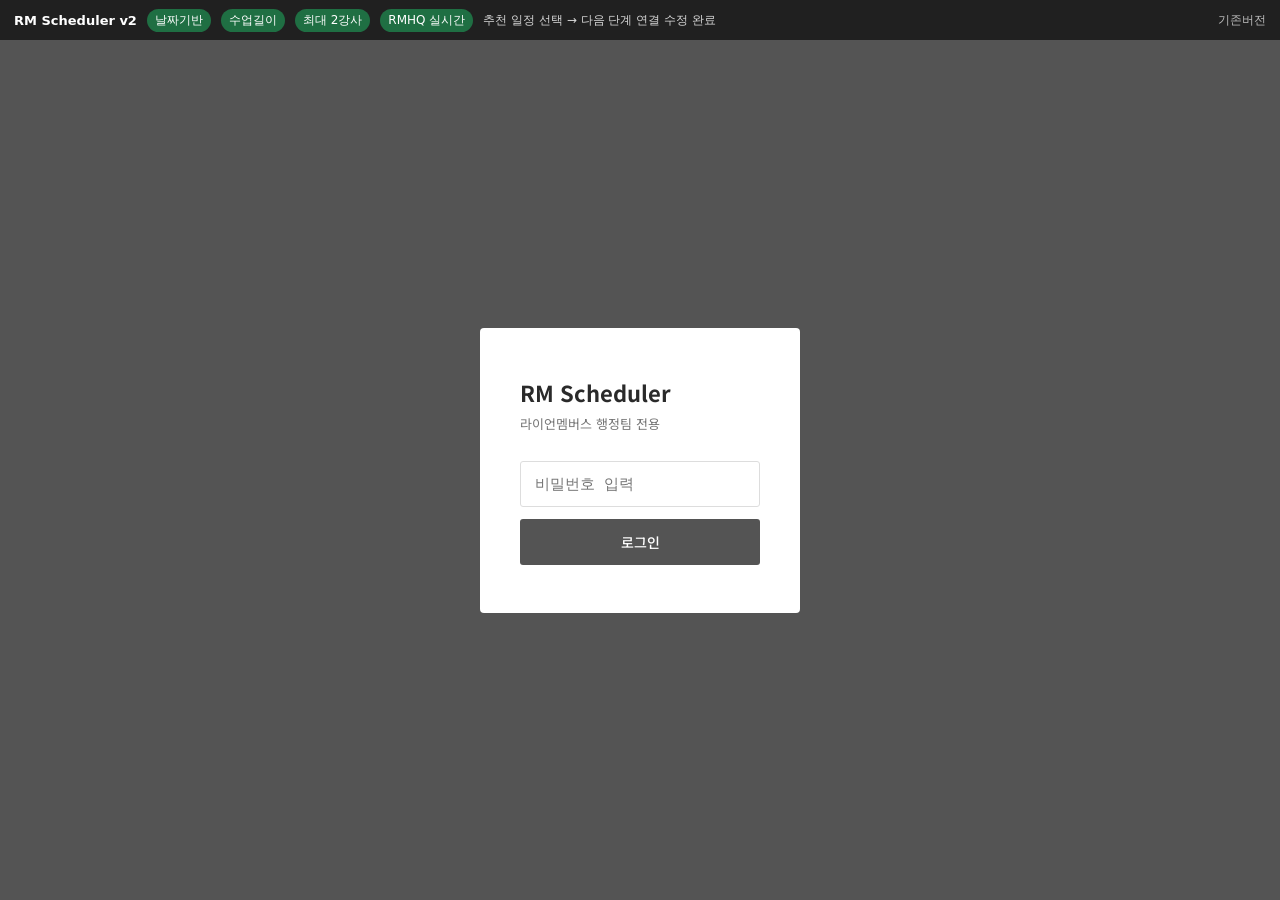
<file: index.html>
<!doctype html>
<html lang="ko"><head><meta charset="utf-8"><meta name="viewport" content="width=device-width,initial-scale=1"><meta name="rm-build" content="20260810-21"><meta http-equiv="cache-control" content="no-cache, no-store, must-revalidate"><meta http-equiv="pragma" content="no-cache"><meta http-equiv="expires" content="0"><meta http-equiv="refresh" content="0;url=scheduler-v2.html?v=20260810-21"><title>RM Scheduler v2</title><style>body{font-family:system-ui,-apple-system,"Noto Sans KR",sans-serif;background:#f5f4ef;color:#2a2a2a;display:grid;place-items:center;min-height:100vh;margin:0}a{color:#2a2a2a}</style></head><body><div>RM Scheduler v2로 이동합니다. <a href="scheduler-v2.html?v=20260810-21">열기</a></div><script>location.replace('scheduler-v2.html?v=20260810-21'+location.hash)</script></body></html>
</file>
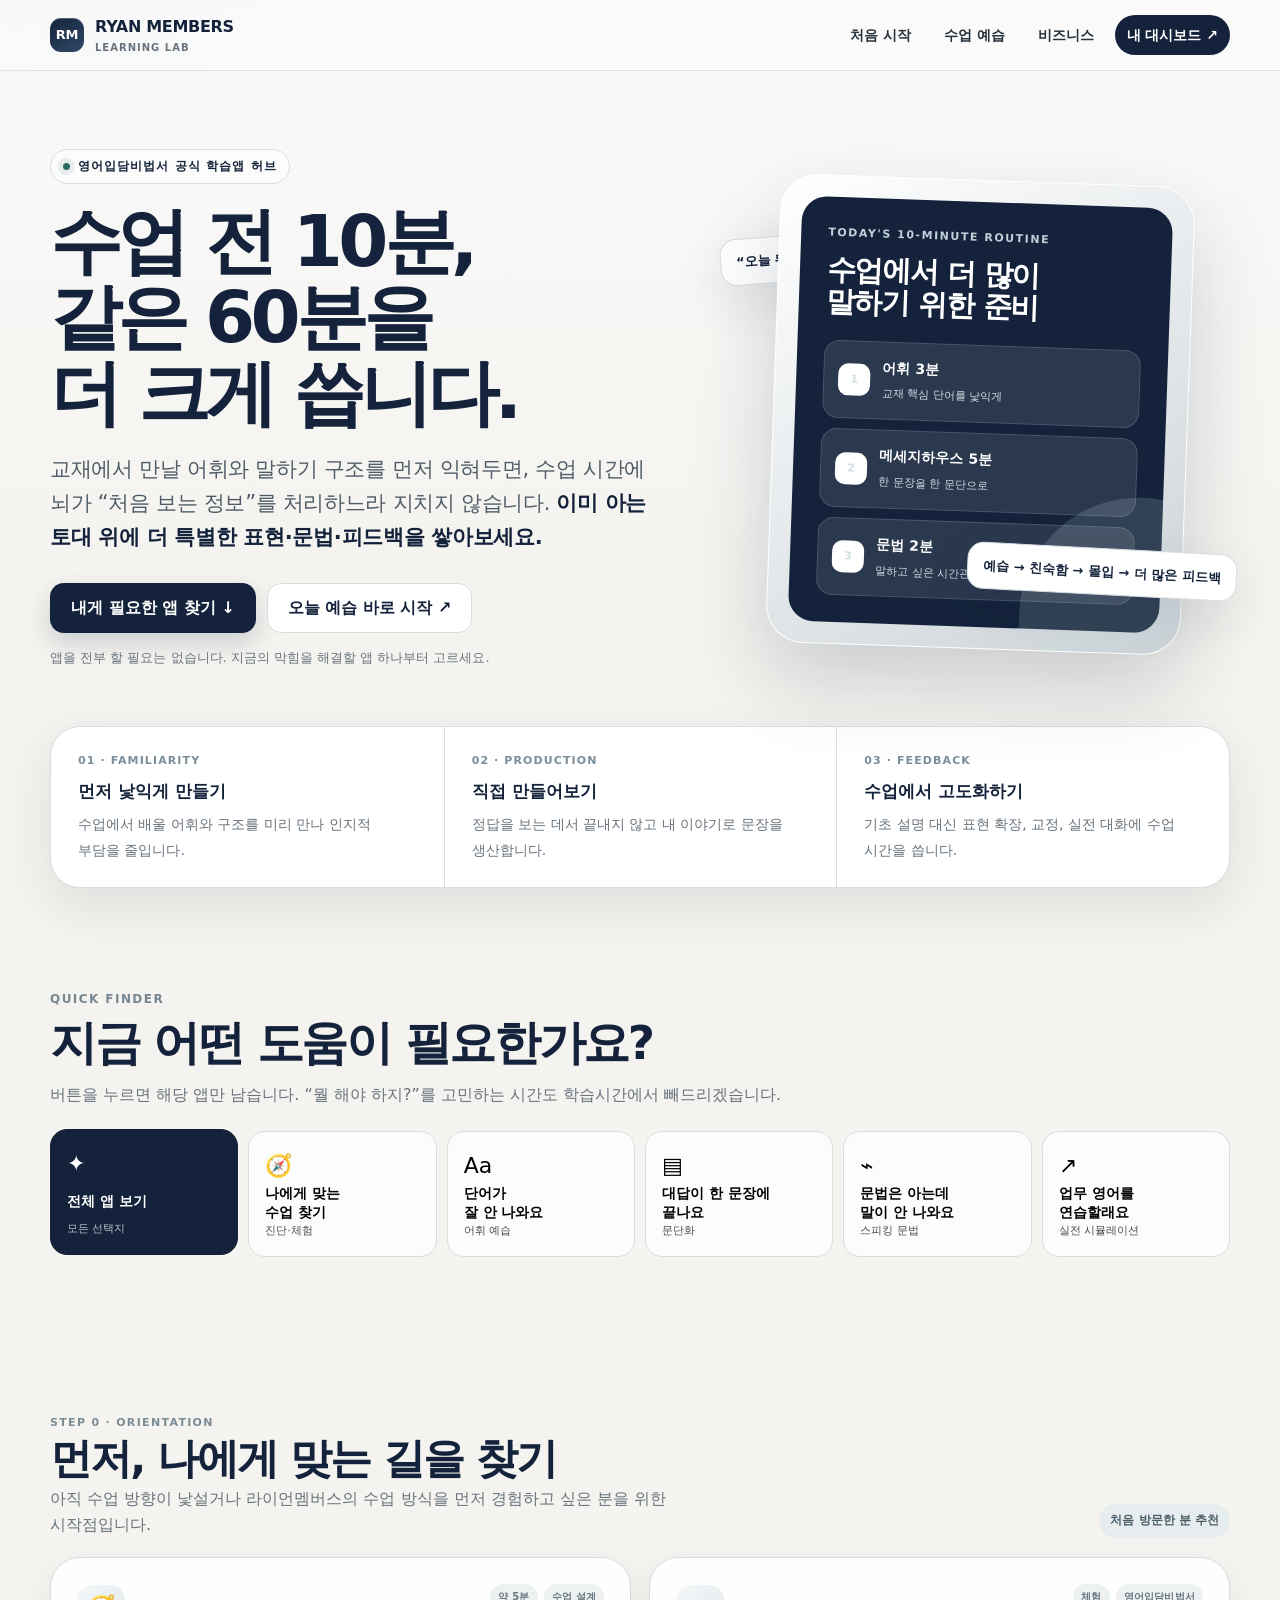
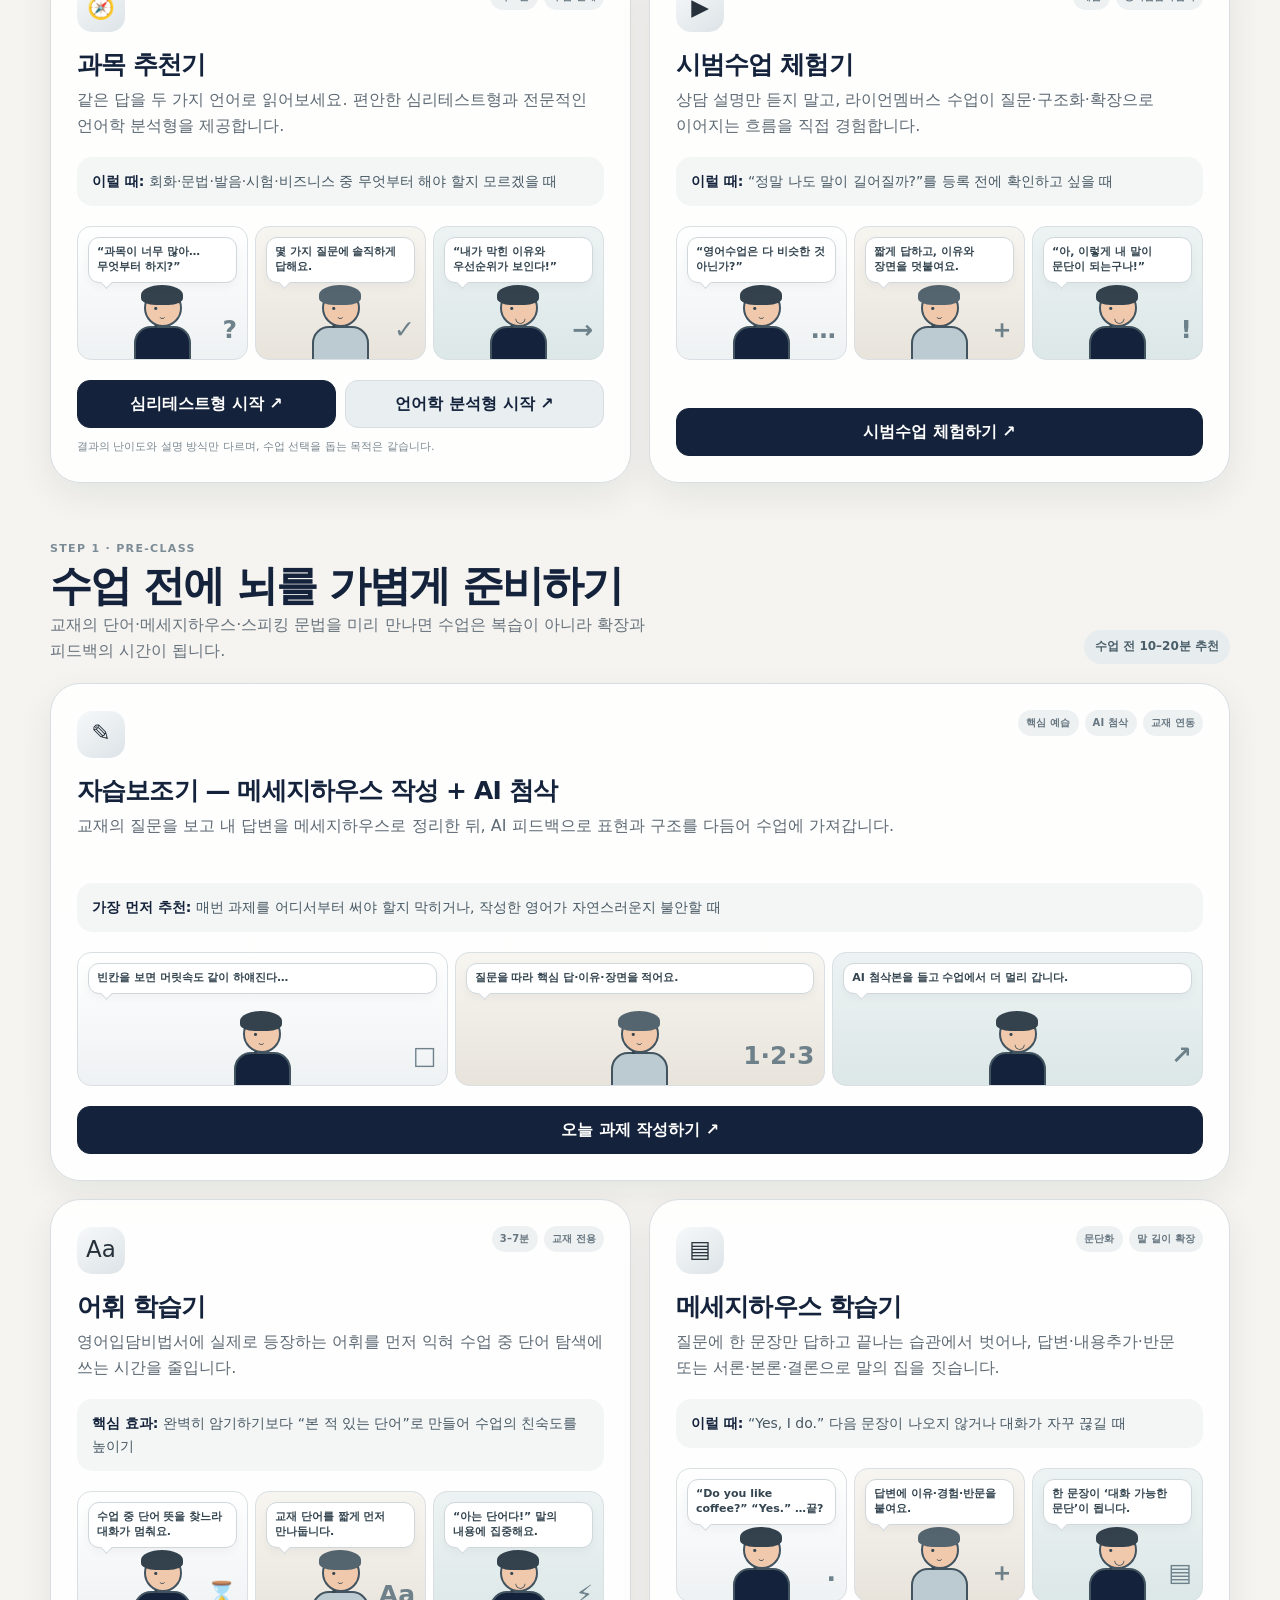
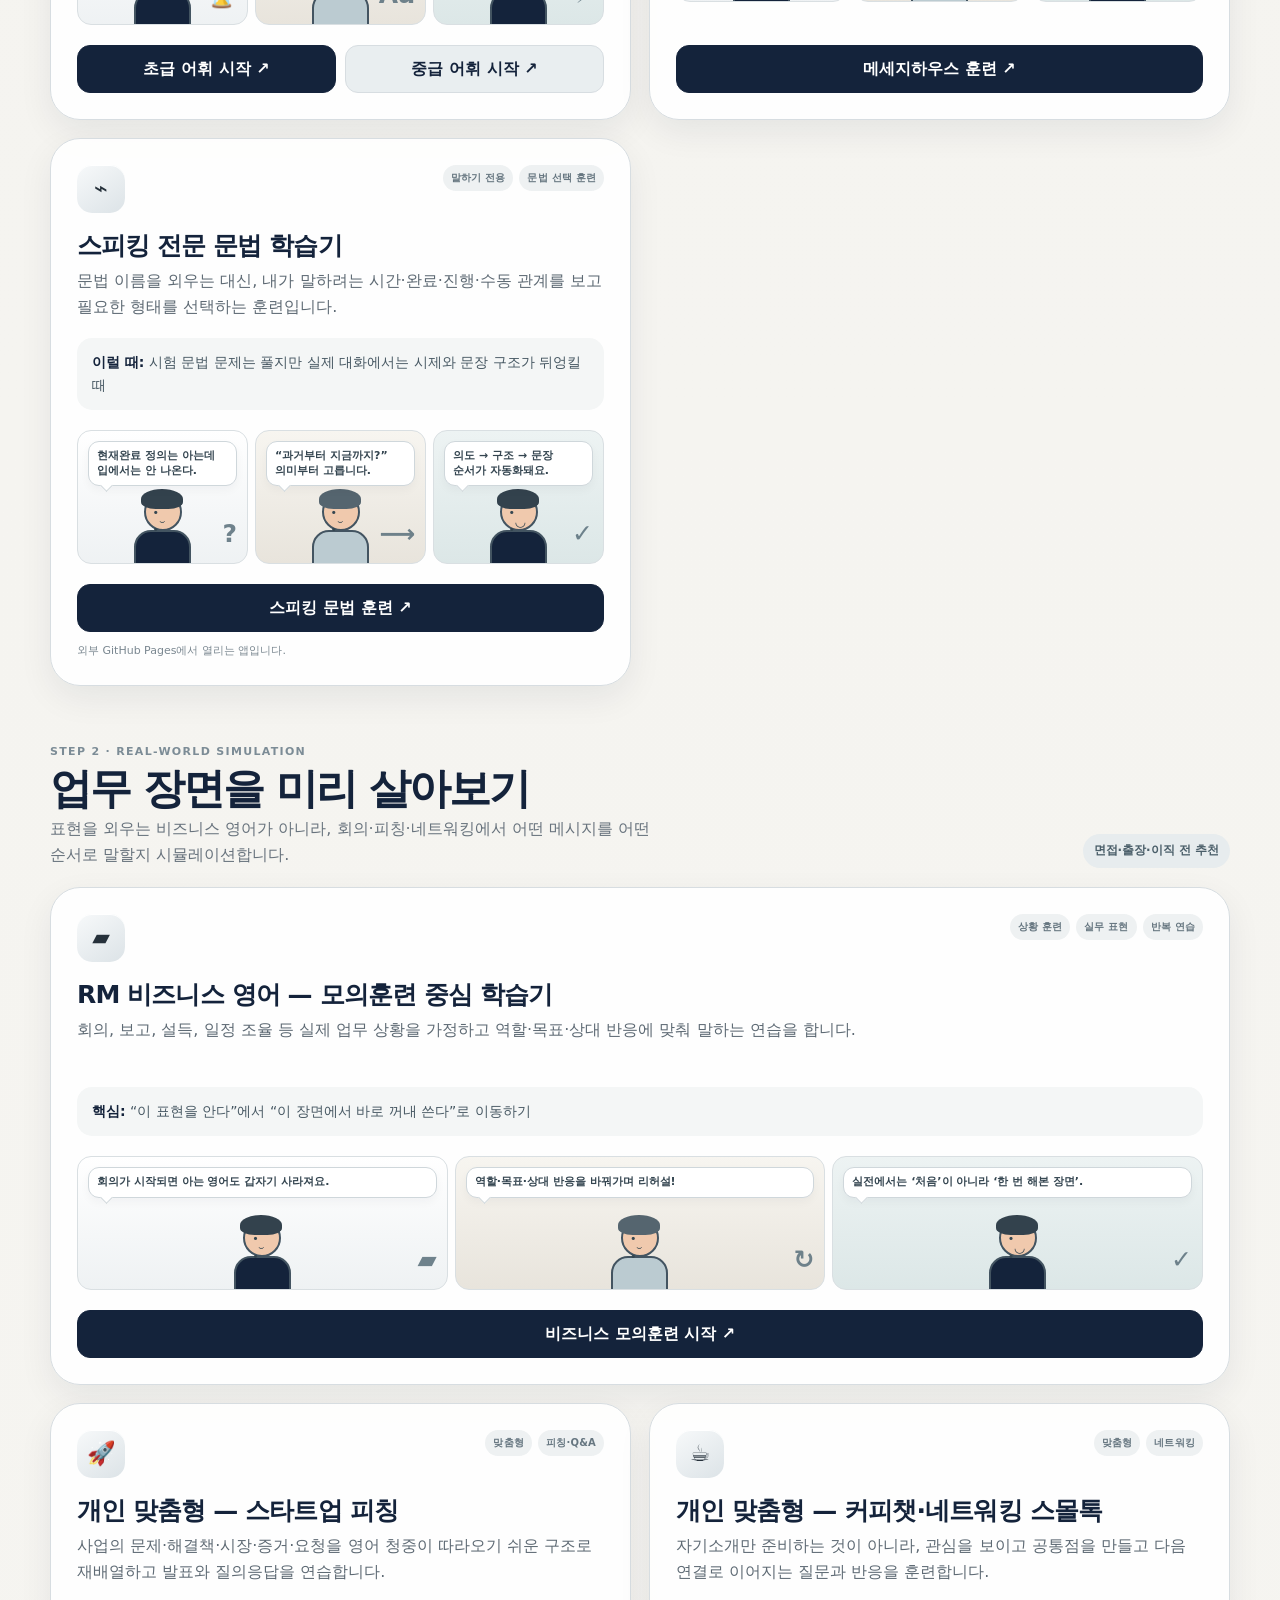
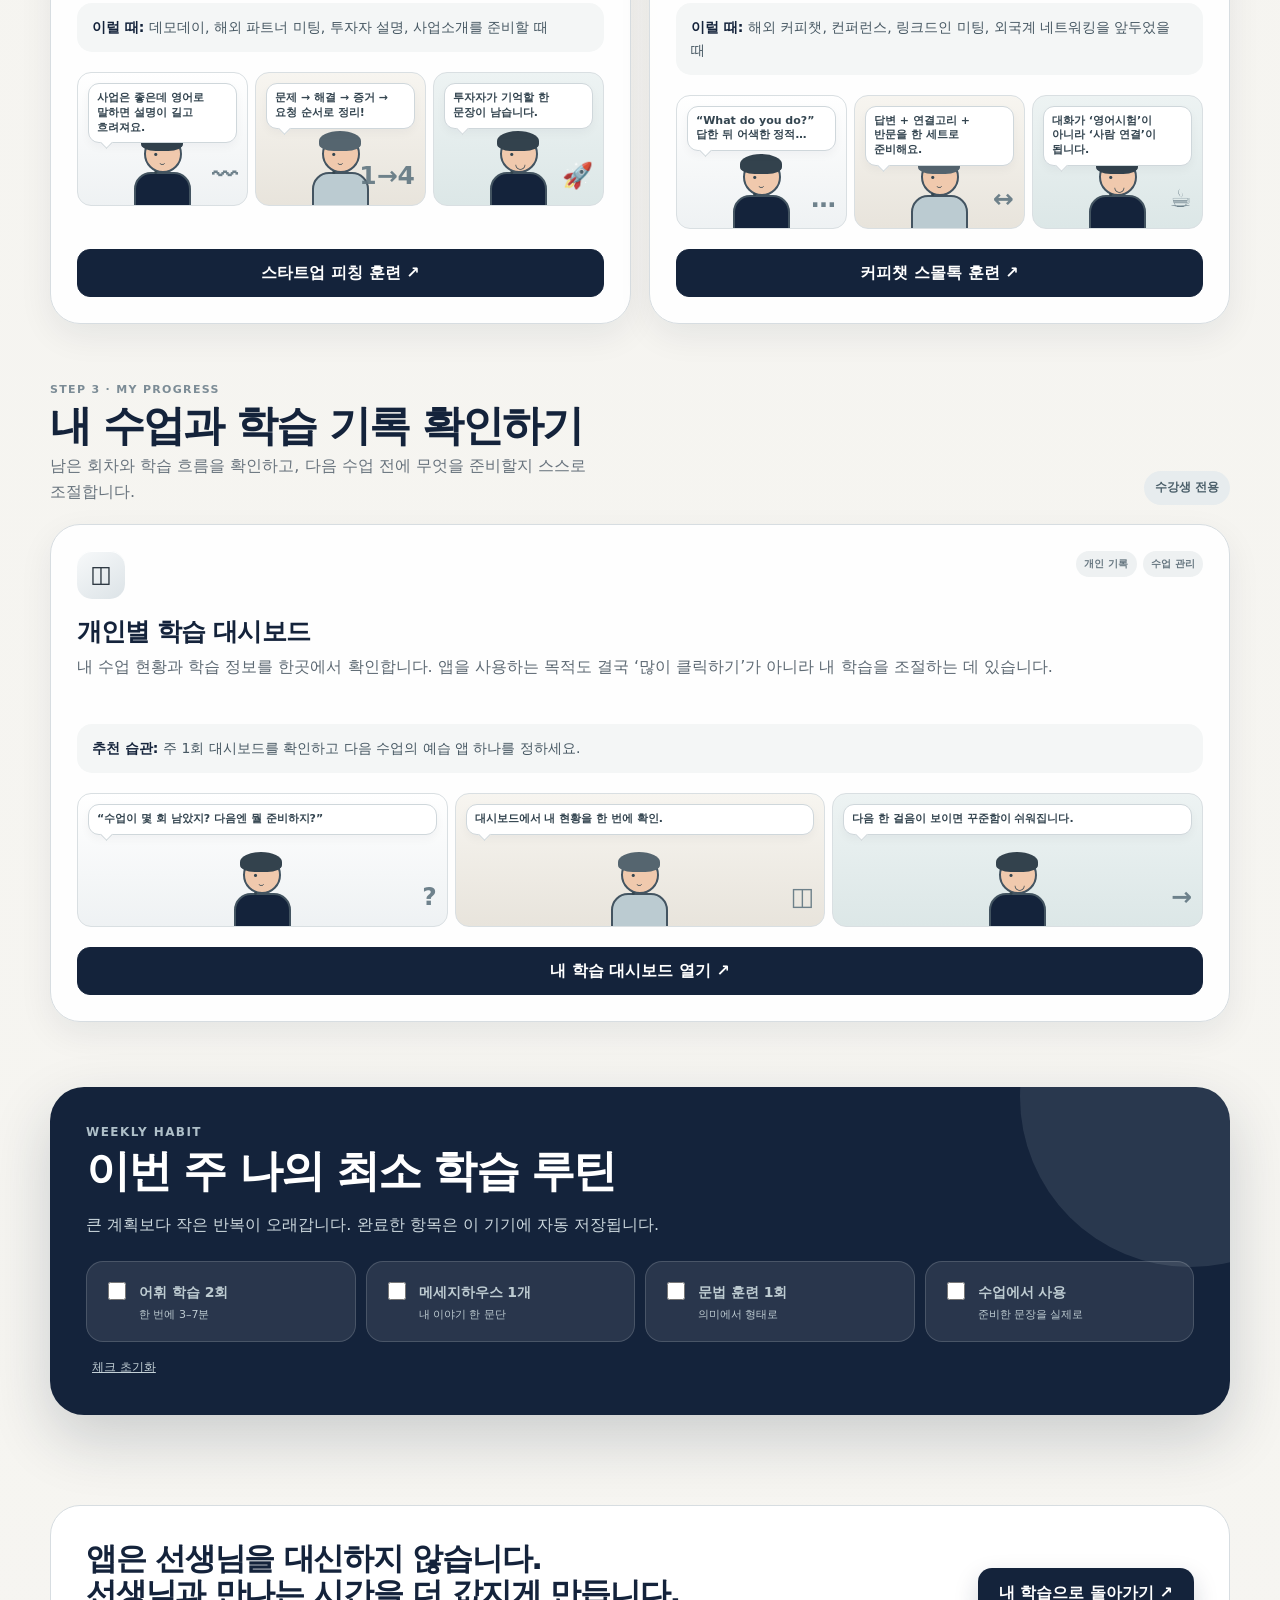
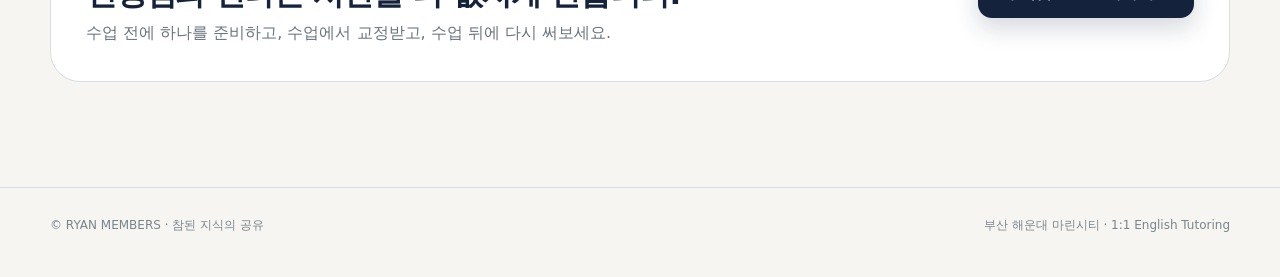
<file: learning-lab/index.html>
<!doctype html><html lang="ko"><head><meta charset="utf-8"><meta name="viewport" content="width=device-width,initial-scale=1"><title>RM Learning Lab</title></head><body><p style="font-family:system-ui;padding:24px">RM Learning Lab을 불러오는 중입니다.</p><script>(async()=>{const b='H4sIAAAAAAAEAOV9e3cTV7bn//0pDmJ127qRZD0tWwZnSEL3ZTVJ+gKZnqxePbNKUslSo9eUyoDbnbUMGNrBTgcCxobYxNx2MGTMRMGGmGm671r5KMx/rtKa+xFm731OVZ16SH5gEuZO9yKWSlXnsc9+/PbjnDpyqNgo6BNNlZX1WnX0Z0fwD6sq9bGjobONEF5QleLozxg7UlN1hRXKitZS9aOhcb0UHQqxAeenulJTj4bOVdTzzYamh1ihUdfVOtx6vlLUy0eL6rlKQY3Slwir1Ct6RalGWwWlqh5NBDRUVFsFrdLUK4261Jax/MJc3jRvbxmPVo0n0+a1VWYuXjRvb5r3rhizm8bzaePJvDm9xMyFtvH5HdaZv2Nee2rOf8c6CzPG1lyMmWvTxuzDCDw2A7/A39ubnaXFCDMe3TKnt8y1qc78onm3DS3Db9dWO7dedC49Z8b6FjQMdz2fNh/MGLMzTs8Rtt1eMpe3RF/MmJsyZ5eMjU3j5pLx9Qu4vLS9sWEuXKdhweDvPsIuoK+7t2IBE9fLak2NFhrVhiZN/HAinUyl8tb9ekWvqqOn3mcnVUWrV+pj7KSSZ39iAfSxSXBkgD+Fz7f0Cf6JsZzWaOiT9JGxaLSunJvIid5GXFejydzhZDw1mEk51yv1s3BxMJWQb66N62oxd3hwKJvKFp3LTaWparnDpXQppZacy+fLFV2Fy/Q/qZFKS88dVofVYinuXM1Xx9UxTYER5vOFfDHh/FKt1KGVYrZYVKWrhbLWAGomoP1sabik+H6BOUE7qeKQ75eUf0xjjQbMK1kYLAwmnautslJsnM/FWWKoeYFl4vAfbSyv9CfjkVQmkhmOxBLxsHO7phQr463ohWouBbf6rlfHcslkwPVaMZcYlK/XlAu5RGLIbuOTn9Gff5rMNy5EW5U/AlPk8g2tqGpRuPIJ/YjSPQly1ahWo3m1rJyrNLRcqwYMUOY35BvFCYsXaoo2VqnnbOqXgBejJaVWqU7kfqOpwJdFRStGWOiDht5gp5V6i/36VAi+H2s2qyo7/R77FbRbKbAP1AZcbk20dLUWHa9EWFTBO6L8SoS9A2t39n2lcJq+/xK6gUZOq2MNlX10Ap+EpqMtVavYS0HSkTunaP3EgjZ180rh7JjWGK8Xc+IKY0g/0DRj+BdEqb9Q0QowPEVnQz9n0czPI3y1EkPZCHA3/IMFSw+GI0zXoN+mosFDLJnV1Fo4YjeK3KZoTqOwDkV1LHK4pOD/WTzCx0YsH2apQXgafhwsZUoJlojHf26PGBuKltXKWFnPJWIOW52HlYvmNVU5mzurqs2oUq1ay4z/VSY5CSr1MtBFF4s3ruuNekSZxJVy/xRrna00rYVtNloV1Ks5Jd9qVEFYR6pqSc9Fh+F/wE16o+ksukRRFIeRplIsImclkM0Tabj9j7ACRfVCDh6WR0g95kqNwnhrkprHJ6ht/GDdU1ar1UmyCblapd4P1qDQj/RhUSBa80JY0BF4PRweEQypjOsNwewxaC+vaL6JtfRK4eyEmIk1wIwzKUssgF61XAJmAnSoFIXYJjKRZDIB/[base64]/IslM2H/CrFWDSR+0ppcvtoonHUNfBAoLdOUbG5YnguuvGctYgm15rAfjHzSxQG43KgA/[base64]/YJ2ZF6pKrdmfhtsig+fOR7JJW8V7zXo8E6AVBzNADHnqxGqFRlMCYBe4v5QbHI5bVJa6TgBVIknoOpnArgVvp0uZwmC2yxJAv4mu/bKWrjXqY5O+Scs3KgUU9ZZfc5A2xm/R8xp8xf8Iix1FO5wctmUqr9cDLF5Gtng7sL3X8PWWBrGWHuOR7mbXfDIjAcFAowdKjm7h2COWbDFVaakjhXGtBXRsNio+YQcKCH1GD5YaWi1Hn1CPfNwfRVZybo02tQpQcmJnpeZmfcJoyUyAPzIkt96C+SOUn/AqV4tiMj9wzdGTQ+oNXZ2UVp4o3dtWpZA3pCbOVVrjStUH6zQV6FM5p45IbJNOx3eLAsQgeSTCjTQQfCLujKQTGZQli3WSfguVGto7SLBcyrD7ezIcBBjiBH3ZUJAjORTG2AkHFHEBKg5LPqrDTlpDB17qT8IgwgHTj4IXCCBx0u5eniLyjF/dcmazKZO1V5UGIC1JajDjkAi5vFSFaZUr4JrXR/yL2XVwOaWkO+DYkvVQaMTvwPBVTBIviFHwL37rIJrT6KYoLDrdRZ4AfPPM3O8aJobc5ORDjVaVvFqdlFg6EQS/0qB6vbZS0DBfKsaLQ+5GKV4jNYo6dMRtWhJJH571q3zsVhi3BIehyNeiL5ioDk12FzbLf0r6COOCBVKQw6dBA+5OO6yUCID2GOqQdYgUKvFbnuTO8ErMkk/F42UkJS8jKYwYIYeUX/ppIF492QXSeMBigFryLl3AiFk+yAuw8bTnZlj0upcLBYMVUyB/SXE/SKSiR3VlrHtMINgY7ApKyoEqSbHxB/gXafWTCFYzXhSZ8TlmPV1IPqEEDzVE7VhDBh/0KcVoGrWi68nkpFAIWUcdZDJBD6f4swKuapV6odKsOuJjYw6AnXYc7xPP3dEC+ihdQix7IDT/[base64]/L6GazYRl5gXMrhVjcatiloLOW80NmM4eS5vVXglyaIAtMLl+xonFy5/jkdwhNyuuEhODOUIQ+x9DDPKfuwtnp7jsFeS6yn4L9sFil0JDBVdK1NqBNPJErNxumMvLNPFznkfYGsrE+kYtlLaH9Q2Ncq6sTttRioAkYTBJPnHFT9p4y2WCJzrgfiWKeNjCu23slZNik1otO0NiteBLesBzvFFRc3kHoO6HfXrqkMFQYHvT3wMrJ3SuTJDB/JBUjdZIMVidpO/hhq480LUHKj6xTARNGKrNmkDqxs2VS1CbpWVfQjnYShtKeNDQ1V29QtMSji2VcoGbVgqraIR4low4Oj7iifYngUGpgZE6MCUHIXpVZUlJmQ/bslGazG6Tx66zhRPggMI4NNwZp5nLcAxEl5gu87nM860NIPVQY6lW+kJ74jqUNg6XSRWKLMD2jPSmusS54MsnpoMhNIuxpOQZDVCdpzfi4c4mBaEJeYRjY5B40gq0BZNVAFGrpiqZL3YP+rLtdqfSQ40rRZ4/ZyewiVCNp5D2lY0SGP3K4WFBTatZFUXcOxgmYWOkDZSwgoDnoj2d6KUc/g9p02vH6AbiGfkKQaLrkWy0lSklLvgcHAVu58+5OTmeHfBtPtwXxICun/[base64]/1woVTMFvNBGWuPhsgKDeFFTx606curCi5OpdMZp7JBitXJ9gRtYSIgnhxPe4KZNO09xF25i56SQqgodtwYSLYgOGQu5xh49KUr/XylGtbv3eLeZBM84QoV/Ju6b02dgJc0A5oXRosDLPZ/6Y9mpAoeC+tJyUovCpCxuYg5SsRJ+e0DZTFlQsULw0pRLoDxhFqTDmHSqUx6MLFDnB1HlMurMDF10l7gl1P/yhj8J2ihCd1YhMkGsKvbbkhqFoeTicv9cvZyup37a7ceyYN1eCwwIOjpQKn4y4Hc7GrVOEXTNqumpdVLeiO8qVQ6mS66CS4tFMN/qQz9k2LlLrMiVdXxDjNSbjsdEGUmSI//yfB/[base64]/m0zXTHRzh6RIVSjgZdXeHsZpSqb9Cf8GNKlXdJRHqMCB8S0e1xvOUIw/O02SVoexw3Jv8siJIVh4rPw4QR6ocdO4e7KEu/POxktoyWkwFp294IJQNBuWlh8MBBqcX8PPMY8+p3pSc6k3tLtWbsrJC0cSgR8kH5HlT4V4DxsBUYPyJok9pij55w9ZdwlGuOJQUIfb0OGqFnQ4XlOJgsSBHrKVAE6jkwtm9RnXS7hC1q24nHZTIcQyd3O2uwj/x4YDwT0CCOBMONrkUu7Ydm2zTUyZrzyE4fNGrKofmwCr15rg+qRRQOUYlgbHUtcN29FkiVcq9CLvL3PJbKcUUlL06nC/SPgePrpAXyGEYtaXqARqBXGFBcpcvLRc2WbyVLiaKWZ+xGcdkEzK0l36emKUgp5haFdimPjYp50SpwuIT1+/uyGHv2N+ecqW2PpNCAXsMhKW8nBRQWiCmgRpBShoNBWWsJXKlAlCzKNXwKI6Mp5+m3U1AVZXnXqq184eaxQqVGg3UuoLmxCo9CZkU5bFJyVoND2WGih42sDLr1Lwocd9PBNKNsyyEj/FOqzUEQYcqNdxxptR1Ma3/VFOLFYX1OwpyGEFW2OIxqai3SwGvqNt11KqnME0udhqWbxK1ZU7P7p+d9OEuokX2U5JK30Vs/hOJN/2UoOSmQ4leGzBQ87s2YNgDcu1dkGgxmJTmahduA9bpdyqzw661894tVXB7NIvFg0MilOFaFycNzkNqKemGckJqKj3kXVEquHXXBey45OmAJRfLTQrDlYD1AK2E71GrFE/uIS43k5Sf6VYalpbucap7PGZDjgd67halM3ECSK5Rugtk4pa7lcpI93gqW7qKVcADVALSqwIkPrKTgtqrfCXd8kWpeFcW3SWzTnrVZaA9N2Bqz+OGcTvuA/[base64]/2qT8J99OXRR2B+3IkRUvDrL6PDIgdnofGeAb+Y9giA/+KAx81lbraAi3aYZYGUZ0NHQYYyGhUWNjy1jfMpdeGPeXmNG+BX+221PbW+0jA8roz/iRAOABiwY4GAjRtvJi5ZzdLiILJiOFEN9v7nRNO92svsu63mzlBgbOnz8f0yaUek3F0pIWLsVAiClaReE11oFnAHTuzHT+sohX16ZEN7jJHRbM1RdtMQyNnnofyAK/uW4cPfXxsQ/Y+8fff+f4qdNHqJ5n9OTxY6c+OPHBr9jJY+/AI3RNfpToQR8Quzj0gG/uIduDw2MGjE83nTEqFunJOw2Nmk/gzjlmzi6Z927Y7cs3AvOgywa3ziyaC1fEQQaBt+bHQbzVVguWVDq3wH2rGLWNu3azHi19vDgRlR6BsY/hqRD/LV9V6mdDTMNJ1xuNpkrrblzadB2LwF5eXXBoNwDkIu4ZAPaxOFXVkNOQH1mleDTEGRNvEmV91rhRZ1iM5eM+G+c79KYuGAvgELEBLzTqukr70ULWqnc5bGJ746k5u+w7bMLNZdBdOWEv2so0oFjj2XTkSF4b3W7fMZen2CBeMJen8ZLx2S3Wubi+/QR44dZFWDhjdjUGpElIzTVlIhCQDTm/Mrb99Lp5b10cPGGszRmXVsRpF+YdYMS16535RRBquG/dvN/GoyqMhy/MlSlmLj/tLE4ZN64bjzYjUoPW2GdBHUxDu8z48xwoBvZyakmwLS7vtVswu3n49HJqGRuFn4wH69CXce06iC4DKTCfL6IsmPPXgF5iblI/R/g+tFEQGePbLbhtGhvtXF0BHmLmEu8a6XPtubEx3ZlfYp0bS53F6R++58d0/PB959YLPH2j/R1Qk5lzN7GJjU1x5gbqRGrfoeRAU/oisZFskVy0lZSYXmfSHi1blfL6XOJ9XMTO/DT0jWNF/jDb/0DKv7x6UxLG4Hbt3Vm7EUzAOS21WuLyCSIAWGlH4TQXV41ri0KNCHUv9I9LTjmh3PLj5kAMakN785zqK9PGsymY94qYOzHGwlVnxZETtrdmzOVFYMZPO/cW8bHOPJCrjU+RHAHXXFqEdjrTwKcbK8bXziLaSyYGJUm4a1Tcf3PrYxI9e8p/fdiZ3aRvs0uhYEawPSomvKXQKHI9J53x+DqOFKbzNvA8EO0LljI3Z8RcvDSTWuVYxs1Yvp+Fe+i6y6PspC1IodEzH7537OO+06Beou+f+OCjM8fZqQ8/[base64]/aYE/5R4vPQG9YGtzVi/TF/ghj5pCAVIAXH9hxha4gwR26cCEFXyMUnOiiIlwbP0Kj8QT74Xv2y2Pvnzh54tipE2c+9pILlombW5tvyUjfXCWgnfegFI9Attvm3S3Jmks2/NstMLfc3oNWX0Y2NVcuMlCigFlIM69OE4ARkMKFhF3EflUKJJECvzn14XsfvXvmxIcf+Algrl00V26IaaMUb2x2mTwAitmnOHiBMIzP2kSHi8tgXwWWQNZGpIlIe/4FNETuiy2F5uVl8xJYlkc/wsxTtPbHj7/3zrF3fx0wb3kt0ax9Pt25c4sr1YDZw1U0J+b0qvHNFQ6kVwTkAc9nHuYXIbC3Mh8BoV5FbAk3QYsIlNygDekgwckuFNilbAmIQwDdgjvBQhYoVe6dSKHRf/noxLu/Zr888cF7x0+5l6Oc9D5jWSlCECgHxu1VBmQ0v5yC5XfQFsBT+PA2AOek3VrT2xjuEAKg9mS6c+0F8djMNAANAL9owY3Z5whFgEeBuR5K6AXsv/F4EW8BbpPsPwohrum3Lwjz3hKkh8FZDoKFn4mDn5OeewBIf8VpXEY3EsXsAAeAuEZVhQsYevS4muIUum8eAYcgIQA6yVzLD4mSW2R8w02IFRVdEacWHQ0puGouo1MpgKf1cumBZSSAj1emzSebhNQc0RW+s/HNQ+PmirArQBrHf+Yj6Dkkz1iEb+wfzb9/tfbYGQ4oPKAqV6T3gPIIViz2J8AtDY8fA/[base64]/3hqRPHPzhzLACnCAsk0FqEebUM297aIrsqVIxjaSx7Ay7xNEAdyxQb7Ued218jPyHym17d/q6NUM0f1kTP2HnGnF0m48RB4/aTv4PecgN6Hj2yvTJy4c2V6zLYa7oo5QP4MsfZaS07KAmDAP4m8Ubv+dkt88mSL8bV3SmwE16eSIqmV/BARnGXlZISfIBbc/xsENi03mh6bnHfZG1ZEvaSF6UdDYEiVC1L4lt4dws4GI9cwiUMefxdOIBcOP03CCsEi70x7XKy3FMK4rzU6PbGCzDnguCcx1JeHpMnKfbfhKy4ogWdb1xniIcQLd/eQqWBgZ7lv3PgLeIqrPOXLVBznIHWMXB3ZQ7V27WtzuI8DITiOqDcVy7ikbe8HYAcxHvTy3APj/0sbW88laF2s/vaiT03IdJpy5vGVyAX83M51F2sc3cOTIQT1zPwpN05sNqzS8D98N11HO8quBLrm+bCn0XAyIZmKxR5B0Dy9SbCLKTF/NwOjjelgNzQyrsOzLy0bt59hP4LjLIn71HqKDTq0ouULqI4Em+YNML0DCp1dILnp19OPfBOyAKZwkOXe6C0qLsLLMwOjfrv5TrTfx1zQyGX9+9iZV6SHRp9uzsH73rWxjd/tplxbQY5Cn2Vq7dAT6JSQ+06+xQXkGJ9wZNlogL9R5n0y6WbBzBtdBouIdDjIc85claXVtCFx0DS9Io5swT6m24AmVwGkLR6qMd6Myqr/3EIcPWLvWkur34OiqPTjXbMm7I8uwpz60ql2tCizdbEzvFtnxrrFt32Dkep6nsaTRXQ5ngFz55t7Twqv+bsNaydYre8ohw0/pM2KBMKqV9aQm0KLjHylggdEIogV3Z2lVzcdsQOEHBHDXXj5/MUYgGNhFoesEb7juya+qKCwoLbEI9T8Y0w6y9vP9u/Vbdcwy42PSgVuGfbjoD8yS1rDajHvVh48/JFA3MXtL60sDf/SsZu7ToAw0jQefAi+ITuDCneH77nwUMytDycJFL/9CRG1yj9tnzdeMDxJY/aWQj0lY08JlJW5mHECK0xTCK8LcTV2P3M9vM5K7Bi3PzOuL+MIATtBY52eUsGwfu07MGrcGD2XbCKIDwCslV6k8C17xFnbT+5TN7mLCZTf3LjDqDjAOycubZm2/BF4kTJ0N372nhEkWjjszXj2R1zYf2NsfL/58XswVh5WFCas7HyZyIEVkBwthaZIPx0HeODIH3A92+IkT/05pj4qA4CWq2qLeT8nY28T4BFjnJX1lSyYYH3uGMfdKV7GMMq0HEFMigUyOyoG7NCV683tJHgGZjj0XdPHjt9uktgwylJETUdFMFuTxkbn1H5CWV3reREQHRD1Jkg5qAwJrhlvvwouGyeGBnJv5yrwni7pCI3nmKonIJu02hhll+IXAc6oVJ9x6Kd2kCB6mKMdh/pkMtzXk7dTMZfOdSxC1CEm4JVDzLyMArjYebXipWW/rJvrCSS8XZcOhgyHTsBsvnQvPS46x0it8/[base64]/AgvPyx+fzVB0aWWfOM2zwAcC0IznM+ZzayVRCxkPQS39m3n1MwSjFEPbpNDL7UXKGq0SRPopIdrt+wcC0WwGvtUm9WoV1DwFbU1oDf7aWA19wdtvTjgm8cP3yR++Tx0AHWwlYGxwatxcJXfCVwD1aAqNlSxyPzlckxJCbwBg22/pIdc4tgrZF2zbVegB0ZmTk5Xt7eu3rpju3adxTQEQyfZKL1hWExDc3Ud7t5o8p8wLB/YUfAiKgFAcF5ONS1R+c/M7UCFWIQR15Cs0tiNQGL8nBMk6l6+blz+lpm62nRqKgOqlXVo9ods6dx8Cs3FzZ96BEf8dTBggzFswbc54aALAO8c47cYWKj1gyxkKh9HIMAxxf8mpWLIR66KoagOTQRO8+gWoUCLmnm2cZzkOxsj5aWws/U2kLUVhNq8ZotDzoxnzWbuXrv9xtNvclweg34VwOHWiVmxCVN9x5+PG/Z20+o9p3ZzakFeOQji8K1IJPA6BAWJ8FSXJ2NoN4Iudki0/olW72wPf/MhWzfkeFYU+O9m0zZntrU+ZVahzsJkG72iiSvHcziNavbG7ER2IffVXDgX6ta856r+6b2MrFyYFW1uMVFPNx6aISOzZ4gb4pPuwvnba1Cm44qkdEXPl1bHc8kLTm1MWmH2ygNoAvTbur/7wvdAFz1D7Y5Z9EZpjxuJ1ehb8v/vgCuCuQPy7/aQNf63dgVyXoAahzMDNwBpGP/V3yAd8rLYi7AQrNmKksABOYPmJKOXdpBKcxVWr7FeUz9jWC5zE7X/A8C9eg1Xan5/Za4EOLCvwXoNNNMZZtXIWRKlRKqkq3z5C04/xjw9gDd/+SY1w7CCS/TwsgqZG+JU8eWSxGrld/xETAfI+kE1YzkXOpRRdvfa1sy/k5dQdb/zyp7fCTnXnT22Fa+UqvuZ6Fx5lkOB+OWOsPHx9Bi+wzlS2ef5QfyC5Xs3iYRHrfi2es5/L5UAGmsYn86JSQNB1796mnQfglWQiHbAPA2gNB8yHSEzf2YI1J8BLeySwVlPU2uAMjZVVx5X84Xv0//6KtWRr053bn8LfmUV8YzzfD0U+HI/rOjs3O4vzncs8MkokEG4tJ8Q+nFKv4eNVbRZBqMpuiTr4Auuk0LZzx9rZ3YG2mU8JLtOuXlI2InZMU/9i1Vz4tHNpfZ8BV0/W5qDNYGdxGuPptBQYHQcwQROyiq/BmF+R5inqrxcf9tKR/8/UwPHKP8QvIr5Ou1m2n89ZO0mRGt9uSdtfH1x5k7zUl189O4g49DIVfeD+P862fCsgZ2Qsh5teEqgOxBNYzfj8xZvip/YqCXx9FjKv6NVKCc8irU2cjY1V9PJ4PlZpDGigF/VCecBrkAZ29hB9Ur4Hm9mlEg2UMe7//lVF/+fxPPsNuIQt4X+YC6Cw17k8fyerze7GOLDzPSXl7W0Vrqy8s9nitabhaSPkqePHTkZ/++Gpk++x0yfe/+hkr70G1t4Op1KGZ8pN8NPoKINuuXiePvQYQ1eRtJOds/LqESyzBimkYxPM548BlU9jpaT55RywhLVoYosd4CswNmCNRH7w9qqQUeENiuSgZ59J1yqxXSfmkQ4rN8BKP1sCqvAEFW6pWPkpsvMBbBPYxysGMYKCx7ssXbx8sXPnkQei+e+aXUUu4zzTHfWBi7bxlPGtRXuGe6feD+I/npn/5iFwnVA15uoNCtDvGQVy3o0ItBahUsiby1h79QLwBAN7Yi49xDyEBZ4s2SISoaRQKn3eqiJceAwsDCJA+yeBzy5fxFNHgAjm8g2qj1m7Zz5rW5CSzrRoU6UKbu/ccy0kz0s4dZDL1nKQCM/PULZ5WciguEFoBWsnOJ3Xsf2/XtDW55ub/AlRvokWUxTu7DkEIq+aa6kOGgLSApJGotAkVsU92rROfRHb2ygRfwMjO7xbrGtd2frpMxQoo6+OgHryHGr/9q3tf8PYlvEIOO/BemdhBtj80JsBAq/+7SBIQNsTHaT/cmqRbzoTkRGnCAx+objJEzpfhZJ0JA9w4//HmLBLRj5f+WN016GTrgL/OlMGP7ZV/fev7k69QqQEdP9qZ3G+q7G0ENS//EKpNUeO7X2rH25w22J2R2QoEZ5fnkJEtnCF8R52nyUAFc3z0zyeACCPTiUyv7tC2+g4mHqwDF4o/L0LSOoxmR5upvEbGGYMTVKNkLm4Sgr4U6znsirU0NTcW8cjSRY2rcxDewk0GRV7r+EBT6DHxCZEa4fyK+8aMD5r446+z9rwQ4S2+t3ZYp25OSCTMT2DgLkzdwV+mFnHorF718UeiQgTFLk6B7QmFCvqW/dbkuZfnAPP3Ys1BGr+6yz8obgIt4sW6OYmk2Yotk5Q6Gr5urGy+iYYyv89dRCGkrMwxQc4F/PjhIh7+UdiYMkj4QWXb4alTMAI0weRVLBYGjETng1z+yk/ZW3JlSJ76N2z9ZPaRa533yjDKHbt0Sa08WazohfK0bN/KO8qWuKT+NeYZPjRHU+0b6/NQsqxhQMyj3/D6JX53YI7cIFm0/im3bl6f/fGkvwLYRrWpK0PdMzDk8suJBrBVAE4b6JwGMu9QOXivverT/HUBbzMz/NCg8hT2GD9KH3u2VvHU/lY9O1gfs5RB7GHnptGm0pgAf/2sPPZC+MrTI+B47x2sXNx3bjJKSvMJjyx/[base64]/MZ6E+KtTx7tuw6P4HVXp0g43fowbnWK4LG107hL3R7iHp2benTPbD9HvEs87u7blvdIR2x65t/7RWSO8yFr4RBTLv7ZqbV+63zZXZl49mA/dbrfnzcvL7oqDvcbuZZ7ebejet+KBHbwaflr4H/vGTwLg8GXf6TghwB+g6fcJoowN6zxC19Hsu6++sNmVdRanO3ceSVzLz/9G5xqPYNzYELFqiwUt9mHWUdFk/AXM4sdOUMAXbNnTx1Q1RWcPs87FTePBYy4FoLJdSSzafifOV8QmBacuisNCsYp/[base64]/EGmmvPGb+M3kaDyoxeHqiUCvHCcGj0t8eP//rkx+yfj71z4ozX9peTHL25O0MufDJDyhgLwlDBPl0Cx90mHJ3p74ZKWB5xEeuopjt3PxP7vHDP4TKl2vDAAWTlxVXj3qKzyZPx2jQq/5t/TKe04b41DLHiDmSqaabKJFDmuLG6yxEELvayXwrlxjBEW9dNwOf0NlKmTzRVcS3fuCAADX21ty4esc8FlfePsSTobM+59FxjeTcVWn9oFAcxrlpZGlRAXW4CzJd0Or18cLd0Yv5rG55dleuM0VX7lHARjlfiWTiG14FKB/kf9ODoAXlN5c3I3LZLYxOG13XYubUDc4cheqXNfTwtvVA2JEbKf+LHYl1cZ7TPqU37ZLxnx9qqxdVD7/NjxavIup7SL7/frNvbfLBwChElnne2At6FMUuvFOHFwByYuN85Q0fmWrdS+I1vBnRtOMW939vtL7A40zqi/7HzPh63fnH7UxLQs89QoRIV1/HvdHC70f5S+olX7V4ngDW7hOcuyG+v8b74RHzZ6Y00r8dEWfuAPp8DKM7fEuZ5u5N/+Y8MoOnE9zvxN8TSz74Vl98ea7EFMfEPj5j8ri70rs32lnF9iV4thKfkLtIbmZZWXO/q4mrm2ZR5iZ8MeneTiizWZowHbYwTzbaxpUQuwY7Xx6qVVpmdGdcbGjCd04yYzZEBa+A/O9IqaJWmjj+CP9jSGR7p3GJH2e9isVixURivqXU99t/HVW3itFoFCjS0Y9Vqfx+9fK4v/PsR+0Hk7N08aPm2rofJud5Vt3gjPQrPlsbrXAj50dlnGmdo2fv56ocZfxNdpcT6D1mXNFUf18Sr3Pm1GH/4RF1v/OeKer5/0n5dXV+rBmQq90UYvYgQvmOqpe+T8AgHHZoKA2zpx+rApziMX4JKVvv7w+zoKLNegqdrE/Zna7IlvA/mer5SLzbOx+jr8aqKUx6xb6VR8zv/9Cd2SNzLX3aNV9wXjh61mnOm6OmVz/ZMowk9i5nDv3fwXdTAI+9WK9DOKaB0fxhfZjsSNGb+MH3cy7N8jKfFGjWdmfMf4M+Y+vGHpRIoa5iZZH7ct9lsYX0QNIu17JZ38zQC8G6PxCWquR+3HuiflG7Hd036ZveWQ6u3JKJH2XBcfhmZzWXMYjP7x0/sN8d/AlKlF8qsX9W0hhaWOGlggL2rNVot8V5QhsoQxK+mTHBmFcMSkgGLNMJIEzkXAMtWQE2db2hnW9bby8SLF6l/ehl1D1FUfod6+b8eDR0O/b4vHCs1tOPgI/ZD02cdAcBvMaVYPH4OGjlZaemof/v7ClXA0yBX6jliXkdcZFYFPgnunvpABjym61oFrLfa34dj6QvbhOsq84z3GWtq9Pc9taSMV4FvrV/LMMaGNhHT1GZVKaindQVar49XqxHWBwPeuedgVTQiE5brD1K0NtnoRRY2IfBbD7K5VYwQUDp/H2hGzyIYA3GK8avW2DxdYiNjMTJa2AeI7thYFWbE36cB/YyRXsGnwmFbMkjP241QlFIajLOEY6jO6Xd7NHQRdFcf8EurWa3o/X2sLyypC7zZPx58YzqMRszwEAypT6lW+9gvfsEOYZOxSr1QHS+qrX5+i7MYnzjD5hbGmTx+DRr4uUqrkq+q70rWjO7dwZTFWg3Q/RY1Dnlmgu+JB8jQEnMJS3PmjXed9CF5PEHz8kiMa/UFL9JvdodvO1IFl4UOfWfiRLG/67Nh++FcN5Hsi4k3KPTtXRIEfkDXYRcQ4HeOo/F7C0PQow5P4ldnbXnzZ9UJaLtPq/GCQsTifaCg6V570vSNj5D/QP9VYU0ZKFWlehoGAcYKCXdCV2v90GiYZKQv0Sc/FiC6ZaU+pvpk19Vqy2k14un/bewBqN8X7wuiYNdFIQ8IpG13uqQ3Hf00KYE6UUeCpqKptcY5lWazG5L75gSQVeBScM/4G38HynqtOvp/ASt+lHXxtwAA';const u=Uint8Array.from(atob(b),c=>c.charCodeAt(0));const s=new Blob([u]).stream().pipeThrough(new DecompressionStream('gzip'));const h=await new Response(s).text();document.open();document.write(h);document.close()})().catch(e=>{document.body.innerHTML='<p style="font-family:system-ui;padding:24px">페이지를 불러오지 못했습니다. 최신 브라우저에서 다시 열어주세요.</p>';console.error(e)});</script></body></html>
</file>
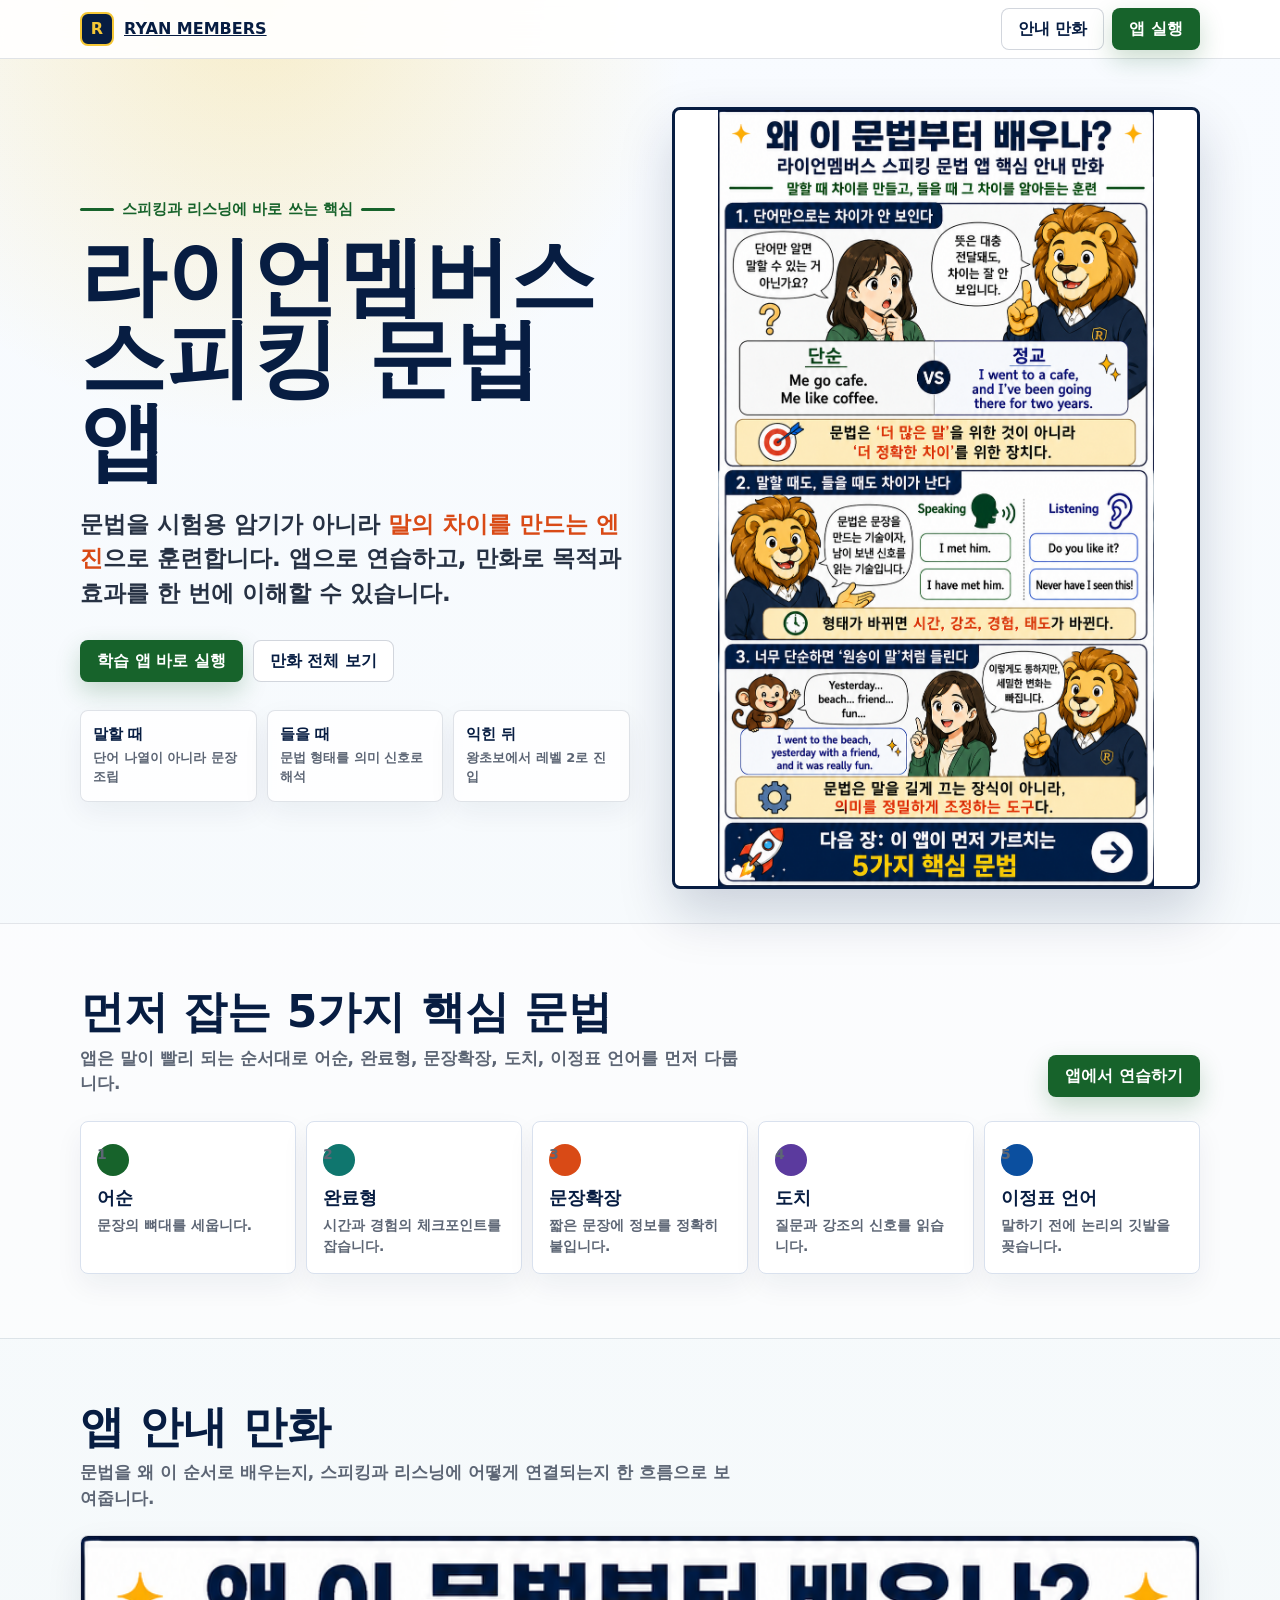
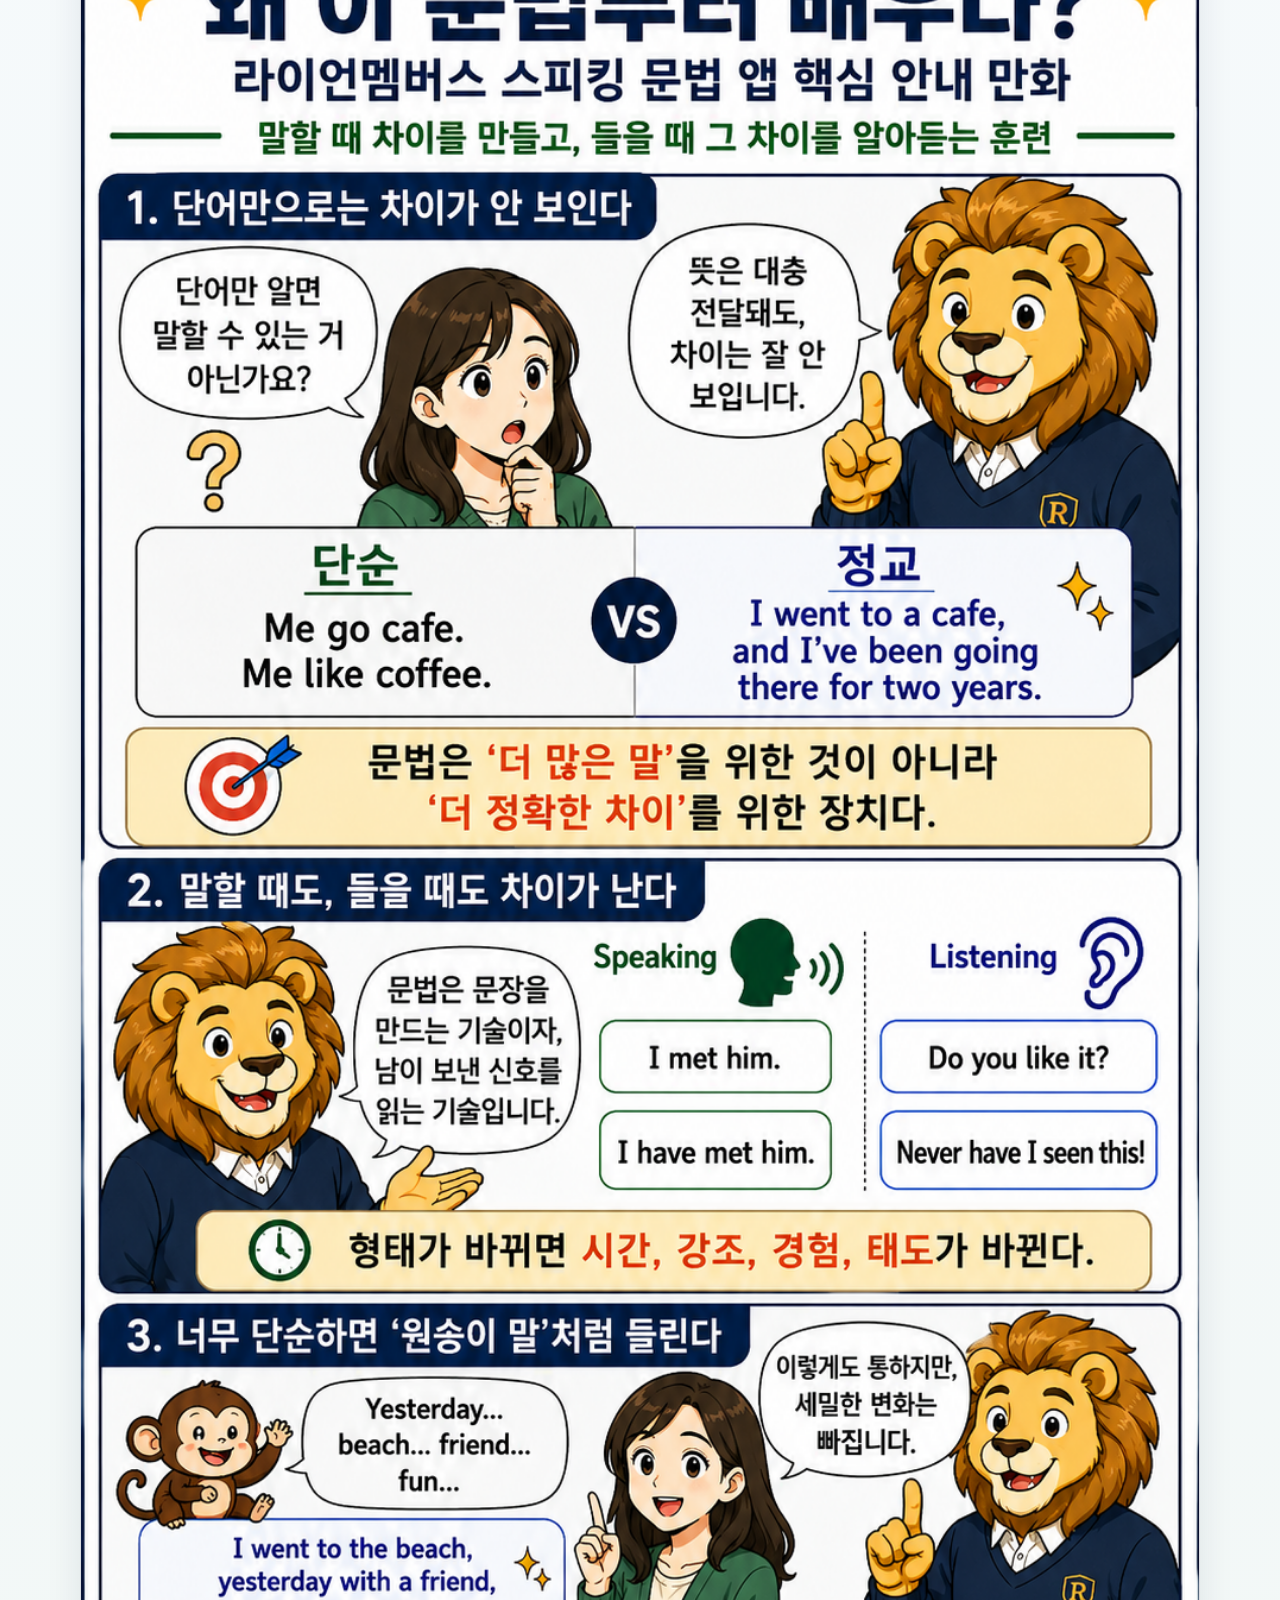
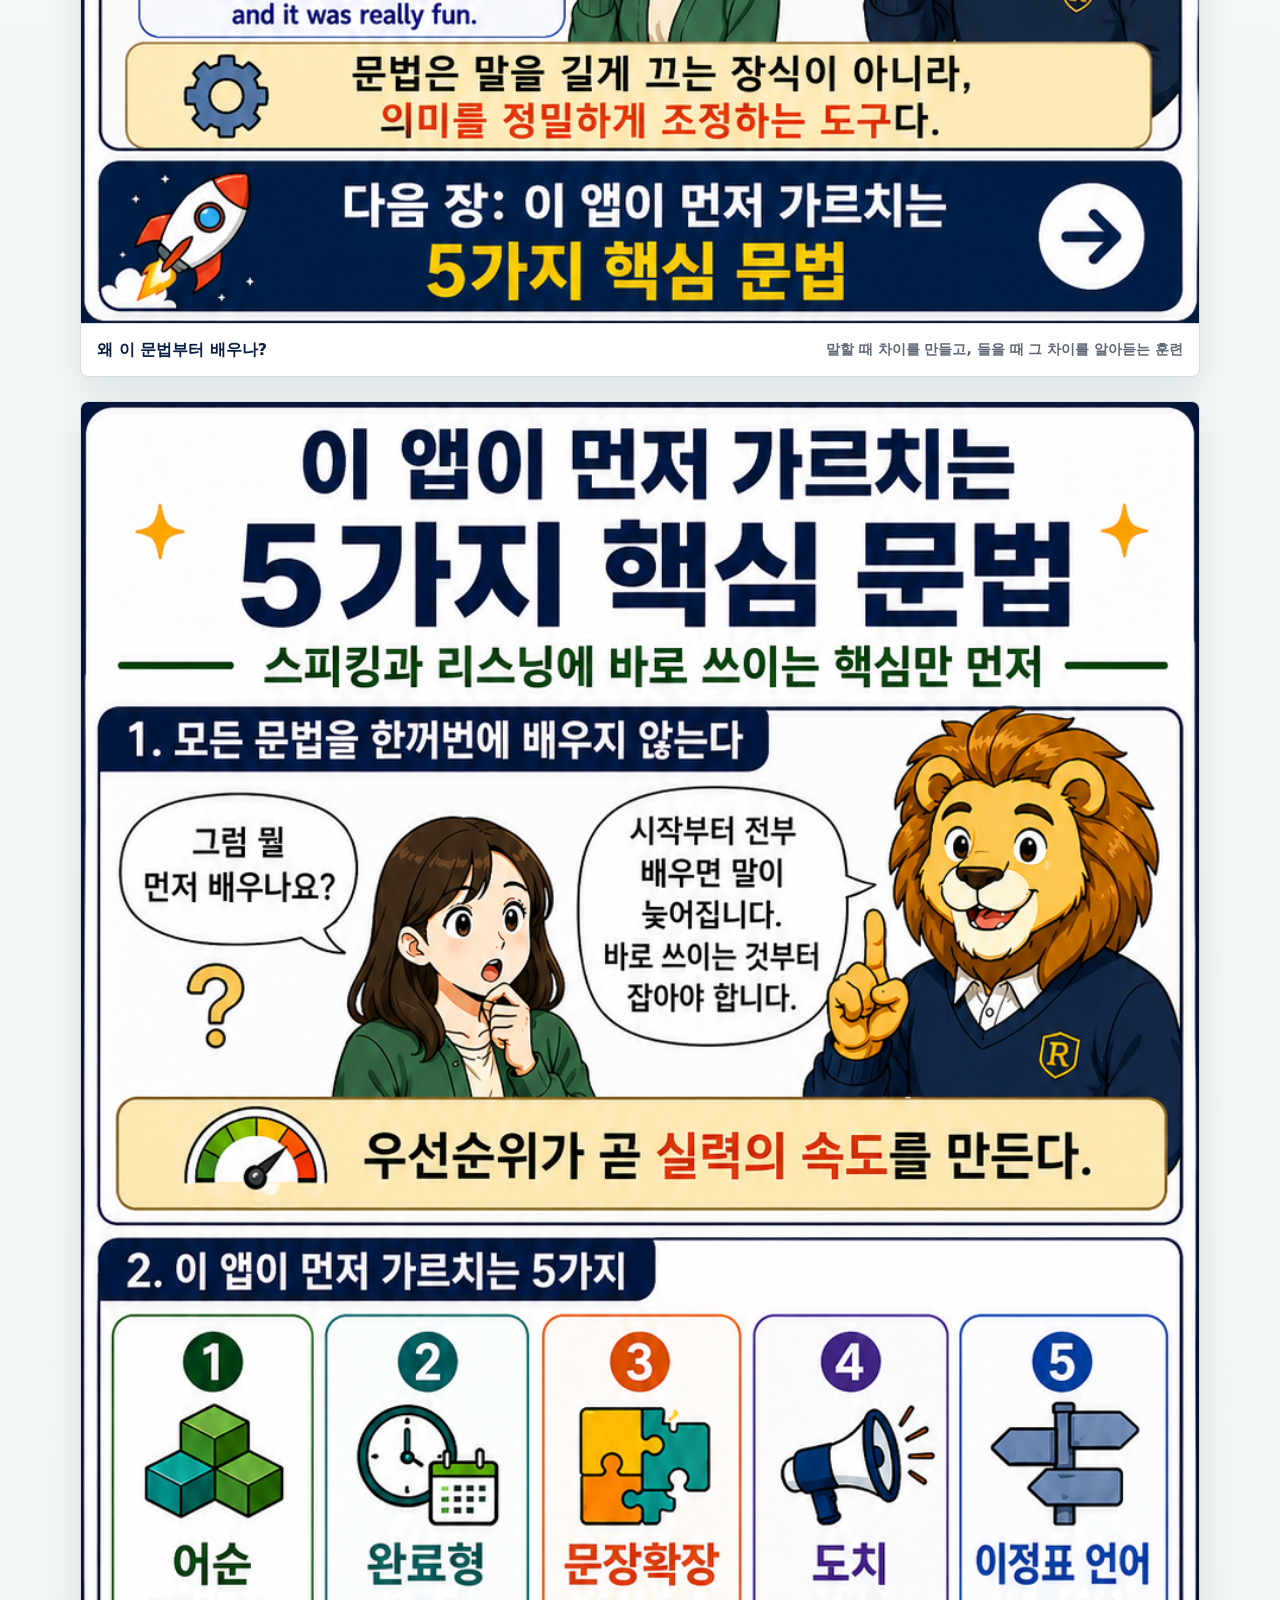
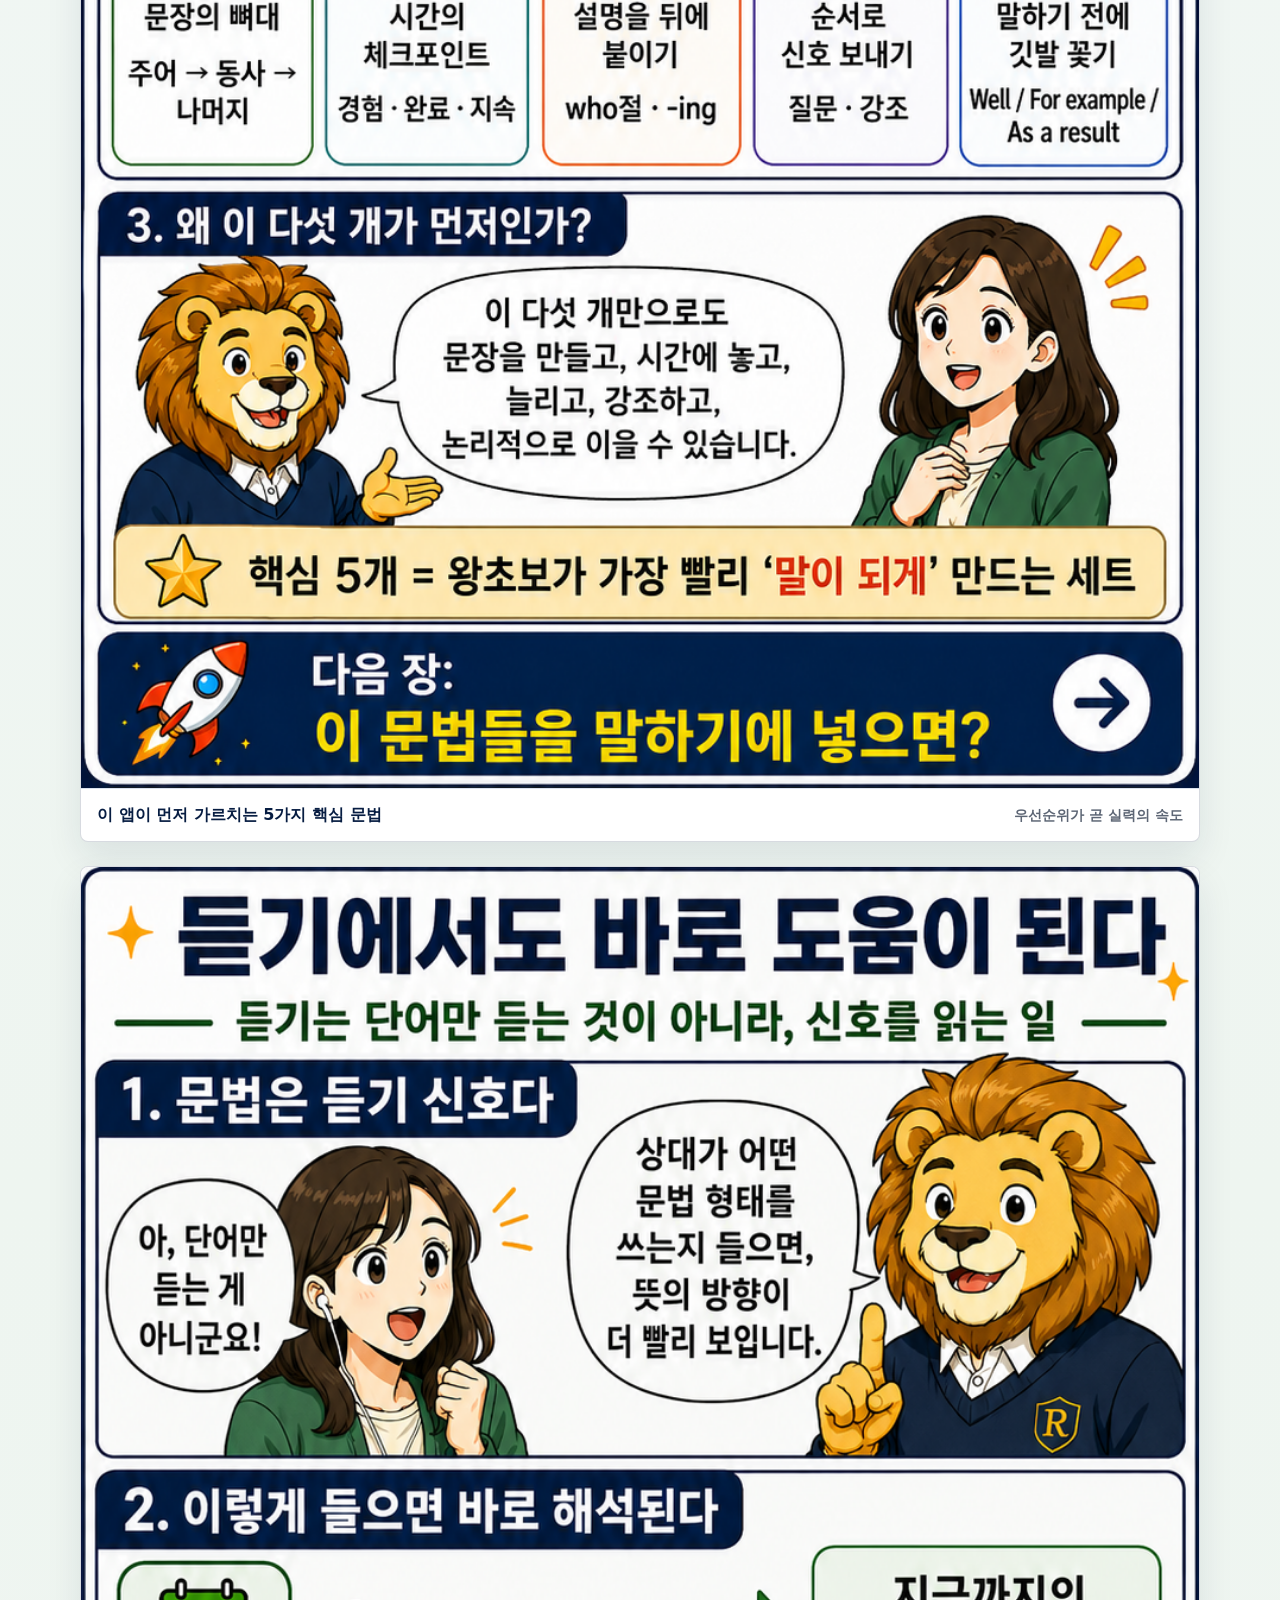
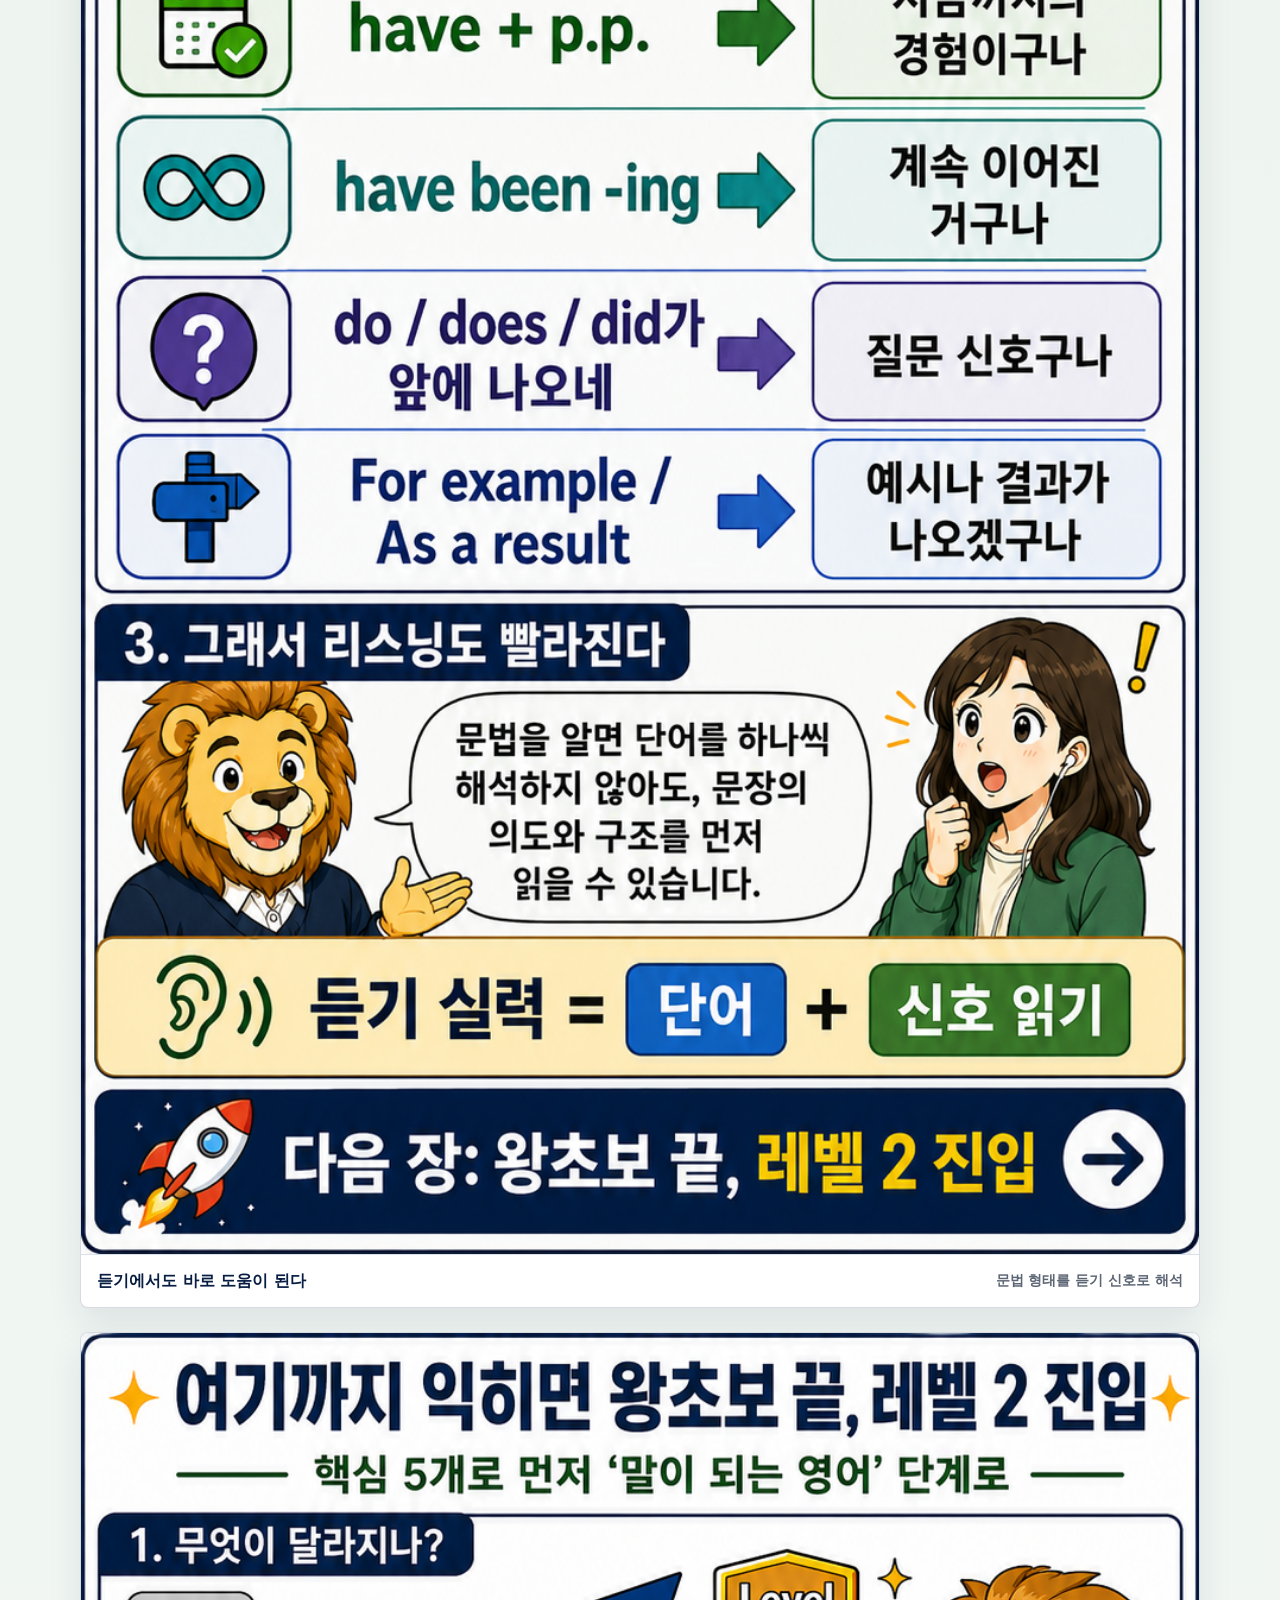
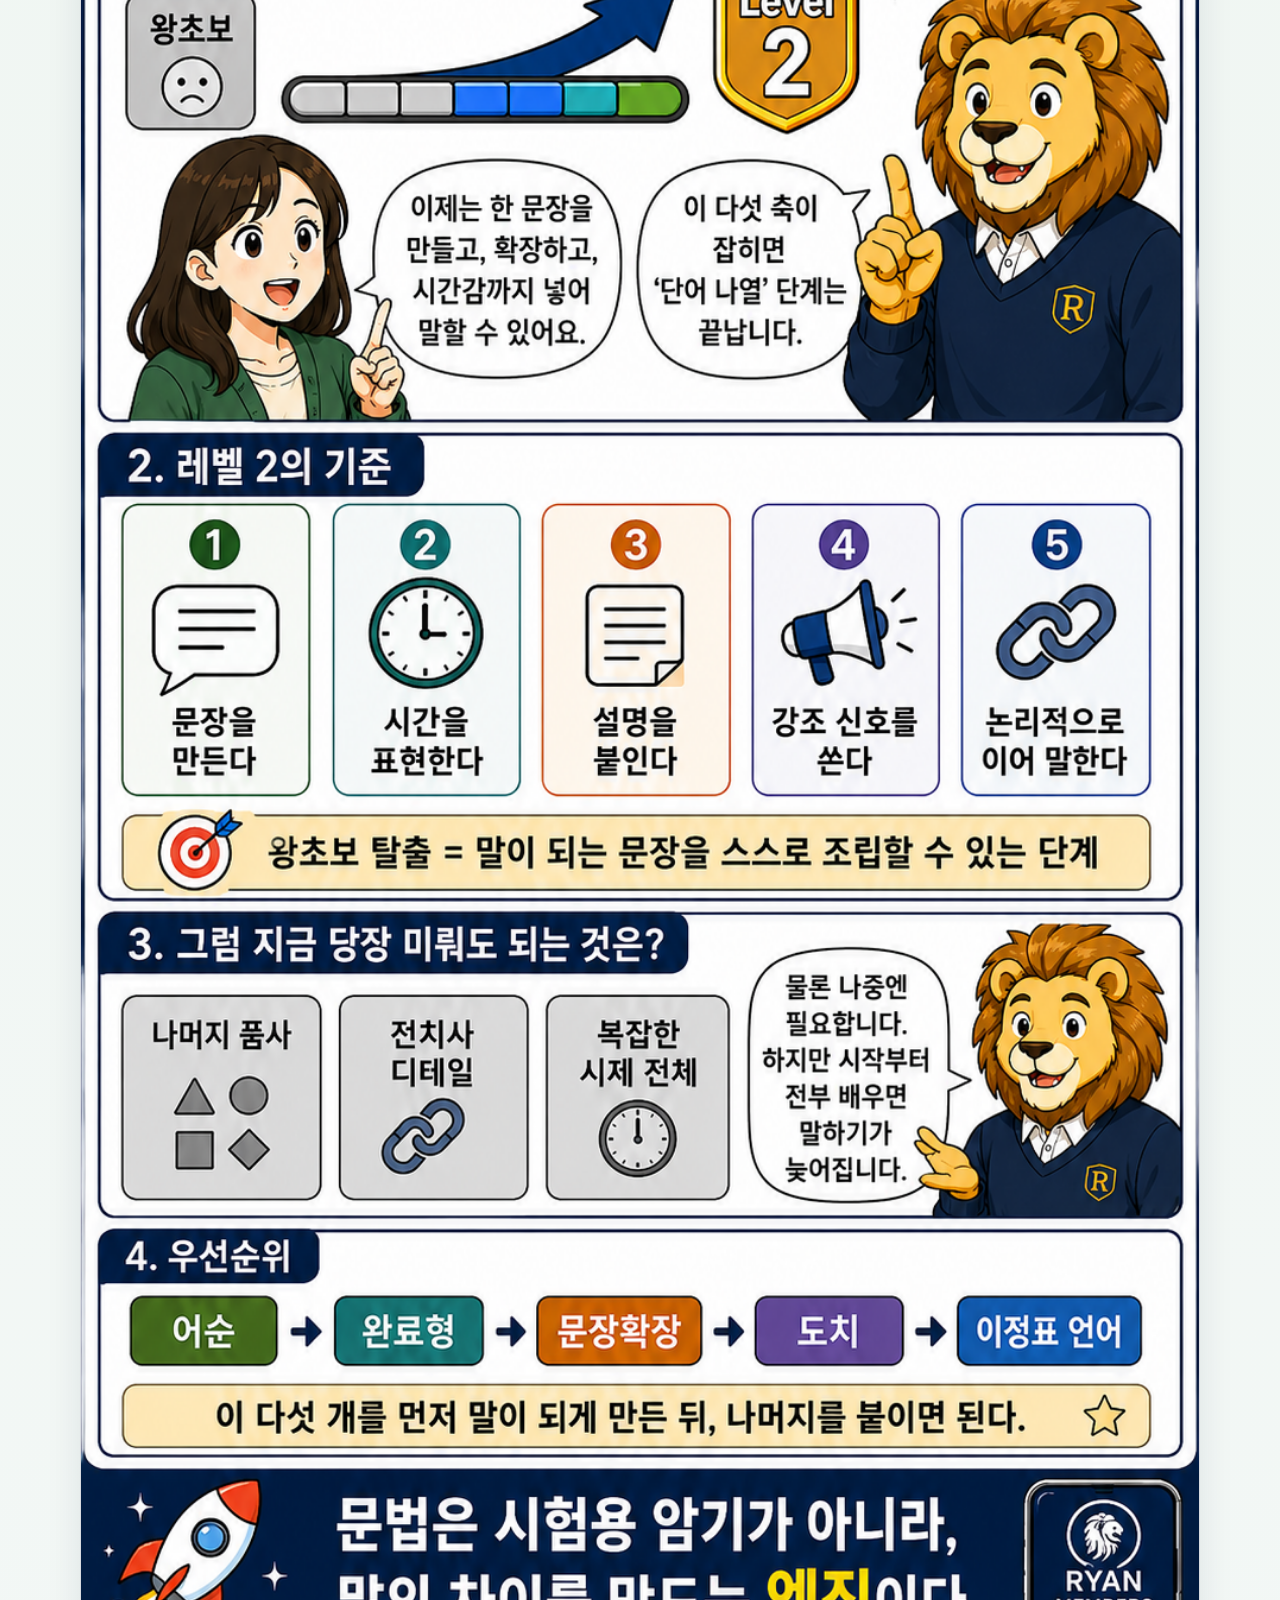
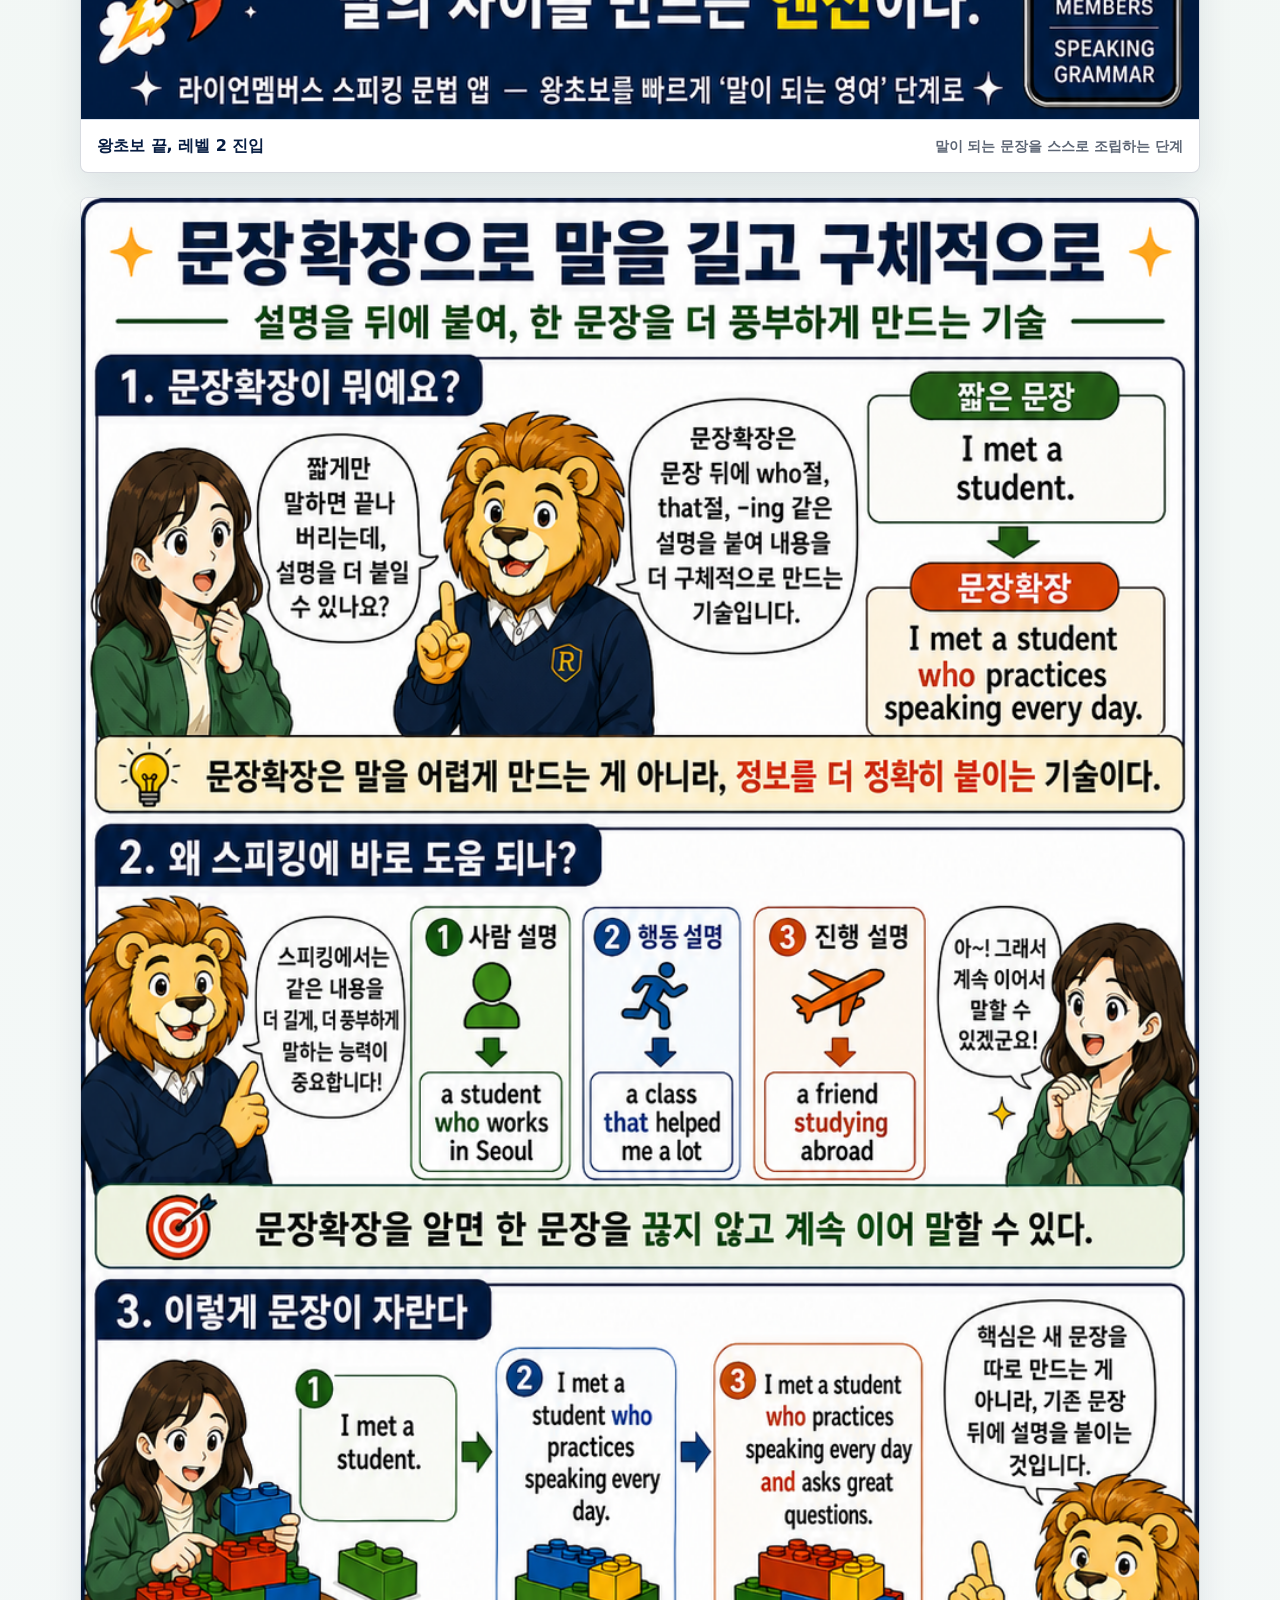
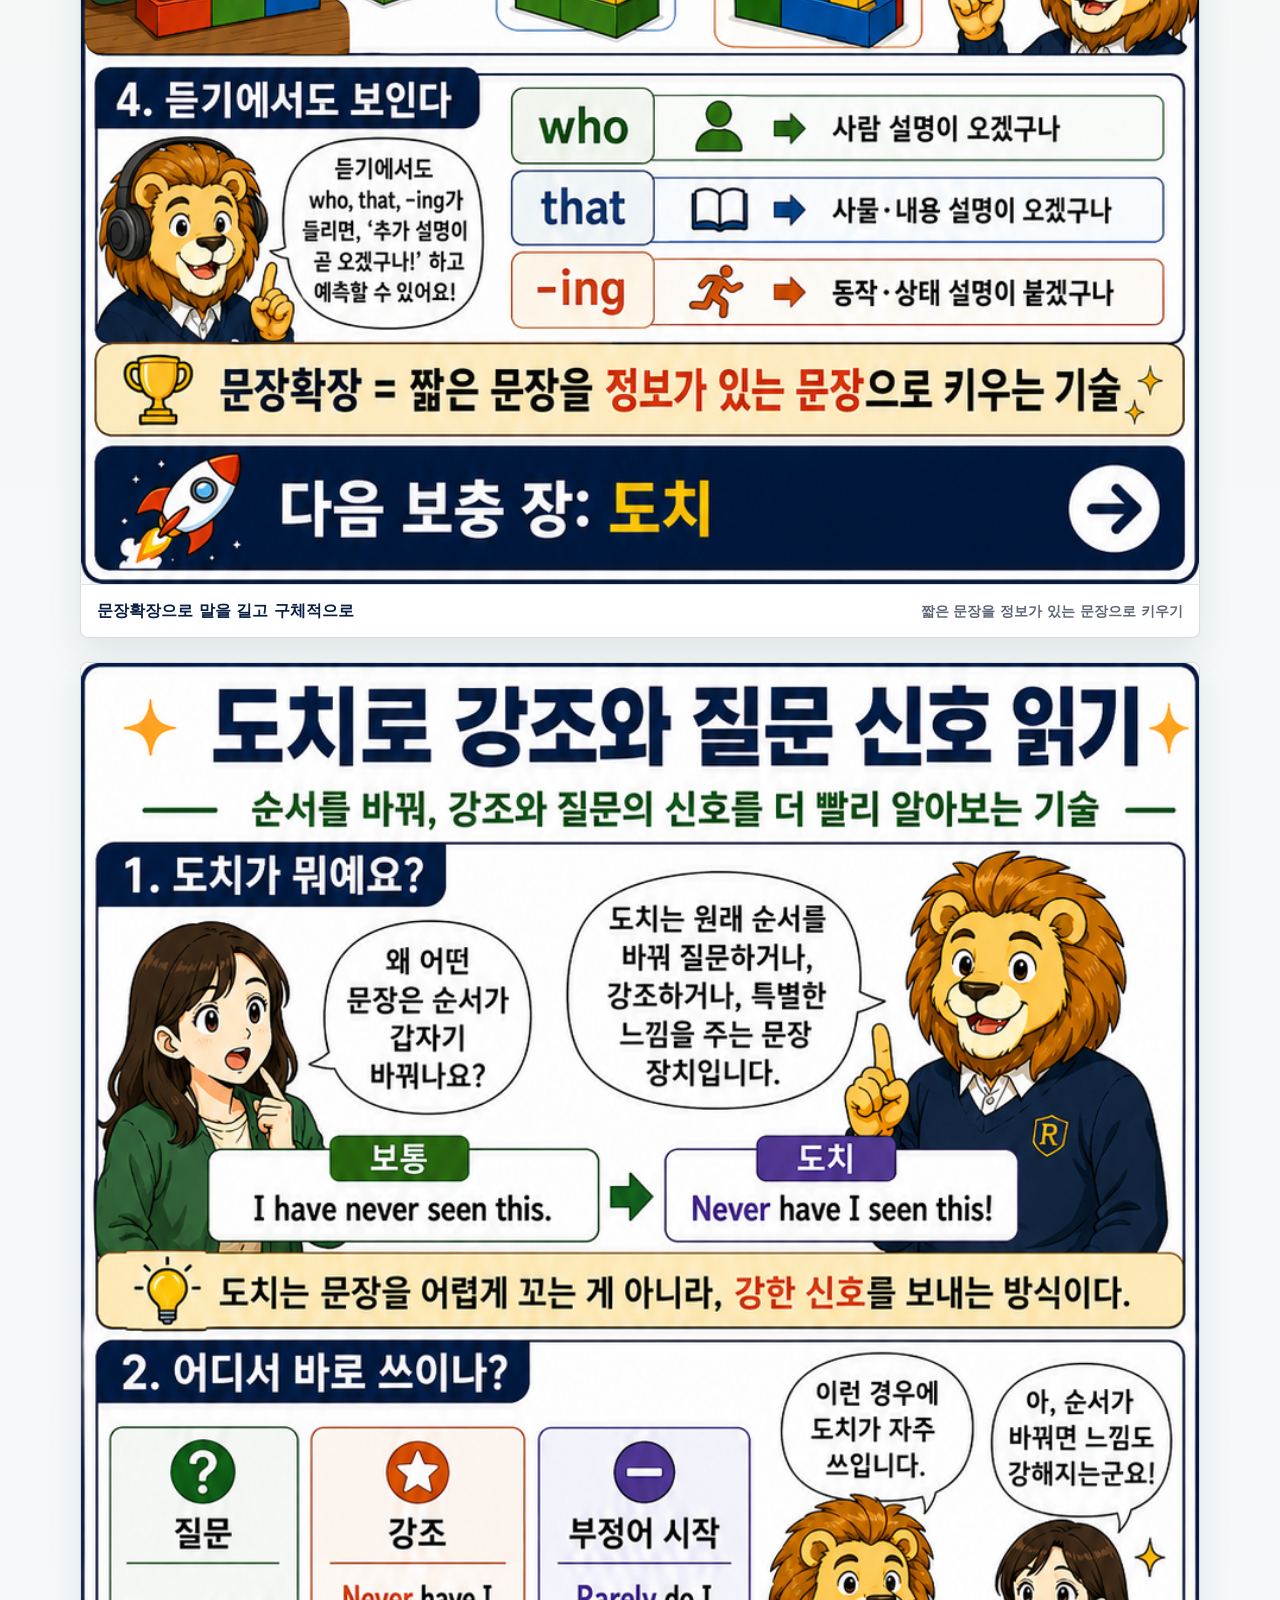
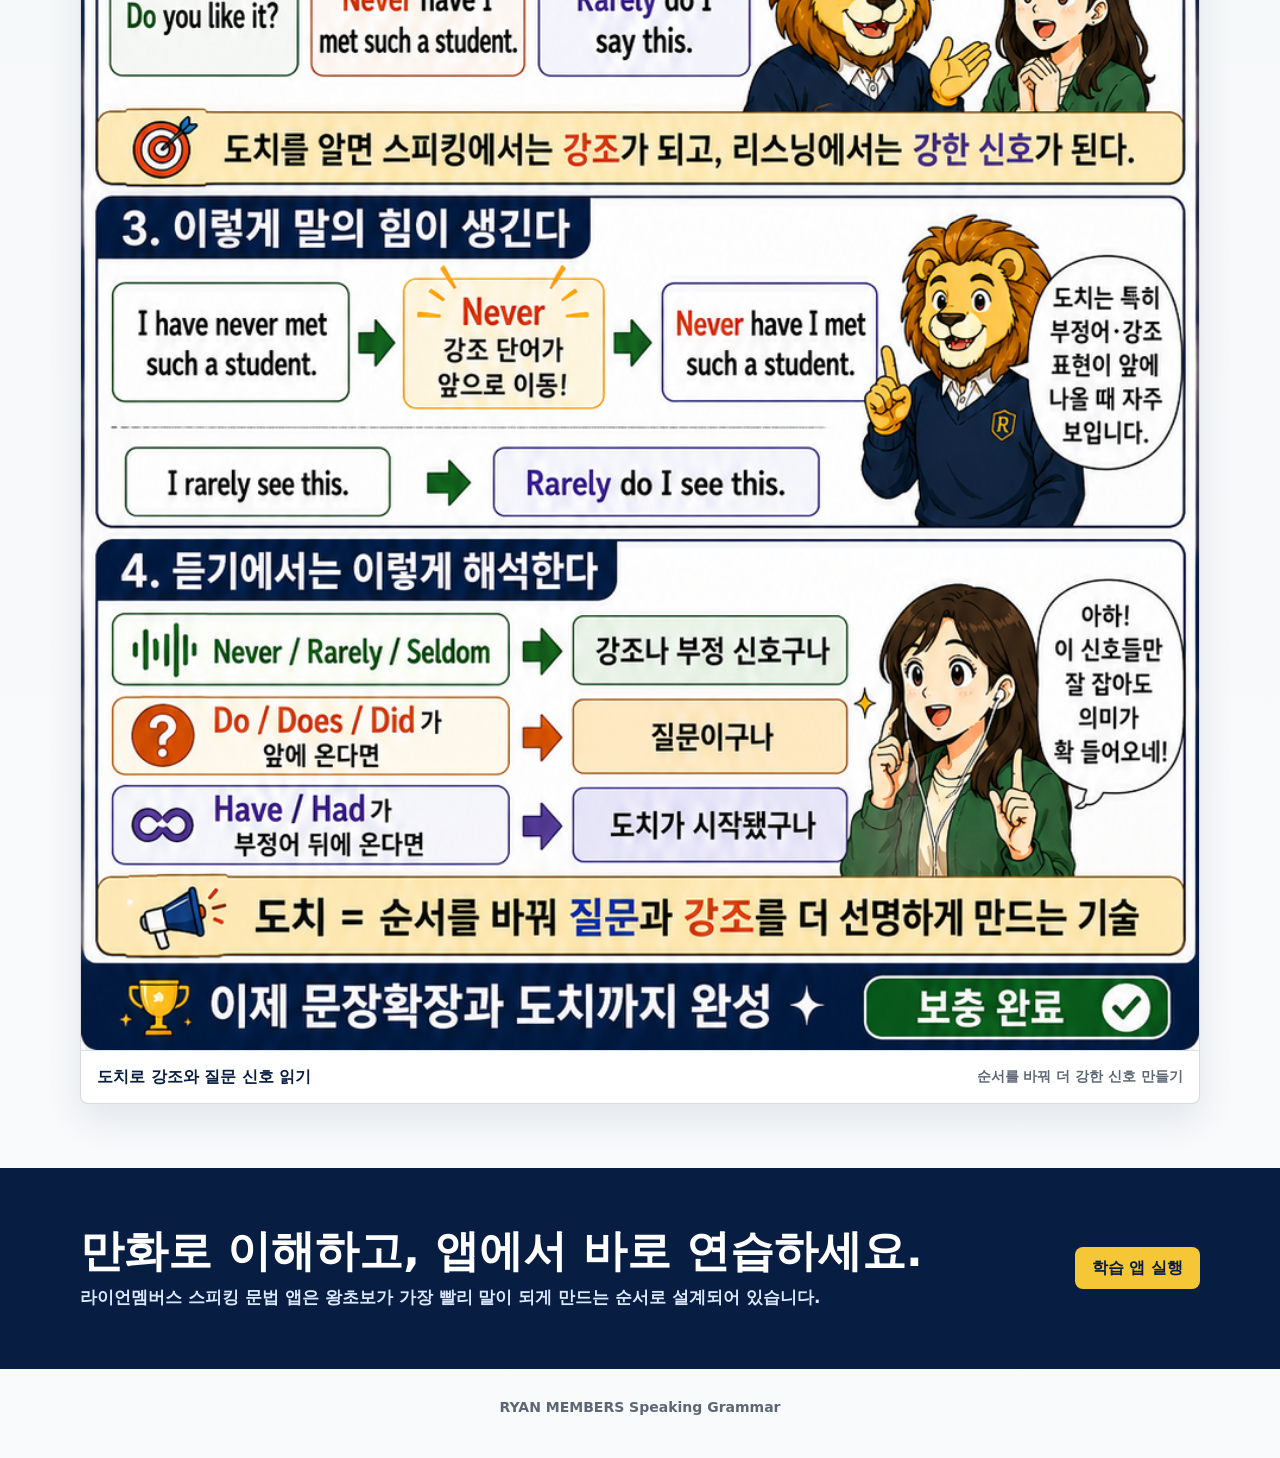
<file: speaking-grammar-intro/index.html>
<!doctype html>
<html lang="ko">
<head>
  <meta charset="utf-8">
  <meta name="viewport" content="width=device-width,initial-scale=1">
  <meta name="description" content="라이언멤버스 스피킹 전용 문법 학습 앱 안내. 말할 때 차이를 만들고, 들을 때 신호를 읽는 핵심 문법 훈련.">
  <meta property="og:title" content="라이언멤버스 스피킹 문법 앱">
  <meta property="og:description" content="스피킹과 리스닝에 바로 쓰이는 핵심 문법을 앱과 만화로 함께 안내합니다.">
  <meta property="og:image" content="assets/chapter-02-why-grammar.png">
  <title>라이언멤버스 스피킹 문법 앱</title>
  <style>
    :root {
      --navy: #071d42;
      --blue: #0b4f9f;
      --green: #17632b;
      --gold: #f5c736;
      --orange: #d94a16;
      --ink: #111827;
      --muted: #5d6675;
      --line: #d9e1ee;
      --paper: #f8fafc;
      --white: #ffffff;
      color-scheme: light;
    }

    * { box-sizing: border-box; }

    html { scroll-behavior: smooth; }

    body {
      margin: 0;
      background:
        radial-gradient(circle at 20% 0%, rgba(245, 199, 54, .26), transparent 27rem),
        linear-gradient(180deg, #f8fbff 0%, #eef5f0 42%, #f8fafc 100%);
      color: var(--ink);
      font-family: system-ui, -apple-system, BlinkMacSystemFont, "Noto Sans KR", "Apple SD Gothic Neo", sans-serif;
      line-height: 1.5;
    }

    a { color: inherit; }

    .topbar {
      position: sticky;
      top: 0;
      z-index: 20;
      border-bottom: 1px solid rgba(7, 29, 66, .12);
      background: rgba(255, 255, 255, .9);
      backdrop-filter: blur(16px);
    }

    .topbar-inner {
      width: min(1120px, calc(100% - 32px));
      margin: 0 auto;
      min-height: 58px;
      display: flex;
      align-items: center;
      justify-content: space-between;
      gap: 16px;
    }

    .brand {
      display: flex;
      align-items: center;
      gap: 10px;
      min-width: 0;
      font-weight: 900;
      color: var(--navy);
      letter-spacing: 0;
    }

    .brand-mark {
      display: grid;
      place-items: center;
      width: 34px;
      height: 34px;
      border-radius: 8px;
      background: var(--navy);
      color: var(--gold);
      font-weight: 900;
      border: 2px solid var(--gold);
      flex: 0 0 auto;
    }

    .brand-text {
      white-space: nowrap;
      overflow: hidden;
      text-overflow: ellipsis;
    }

    .nav-actions {
      display: flex;
      align-items: center;
      gap: 8px;
      flex: 0 0 auto;
    }

    .button {
      display: inline-flex;
      align-items: center;
      justify-content: center;
      min-height: 42px;
      padding: 0 16px;
      border-radius: 8px;
      border: 1px solid transparent;
      text-decoration: none;
      font-weight: 850;
      white-space: nowrap;
    }

    .button.primary {
      background: var(--green);
      color: var(--white);
      box-shadow: 0 10px 24px rgba(23, 99, 43, .22);
    }

    .button.secondary {
      background: var(--white);
      color: var(--navy);
      border-color: rgba(7, 29, 66, .18);
    }

    .hero {
      width: min(1120px, calc(100% - 32px));
      margin: 0 auto;
      min-height: calc(100svh - 58px);
      display: grid;
      grid-template-columns: minmax(0, 1.02fr) minmax(320px, .98fr);
      align-items: center;
      gap: 42px;
      padding: 48px 0 34px;
    }

    .eyebrow {
      display: inline-flex;
      align-items: center;
      gap: 8px;
      margin: 0 0 14px;
      color: var(--green);
      font-size: 15px;
      font-weight: 900;
    }

    .eyebrow::before,
    .eyebrow::after {
      content: "";
      width: 34px;
      height: 3px;
      border-radius: 999px;
      background: var(--green);
    }

    h1 {
      margin: 0;
      color: var(--navy);
      font-size: clamp(42px, 7vw, 86px);
      line-height: .96;
      letter-spacing: 0;
      font-weight: 950;
    }

    .hero-copy {
      margin: 24px 0 0;
      max-width: 620px;
      color: #273244;
      font-size: clamp(18px, 2vw, 23px);
      font-weight: 750;
    }

    .hero-copy strong { color: var(--orange); }

    .hero-actions {
      display: flex;
      flex-wrap: wrap;
      gap: 10px;
      margin-top: 30px;
    }

    .hero-points {
      display: grid;
      grid-template-columns: repeat(3, minmax(0, 1fr));
      gap: 10px;
      margin-top: 28px;
      max-width: 650px;
    }

    .hero-point {
      padding: 14px 12px;
      border: 1px solid rgba(7, 29, 66, .12);
      border-radius: 8px;
      background: rgba(255, 255, 255, .82);
      box-shadow: 0 10px 28px rgba(7, 29, 66, .06);
    }

    .hero-point b {
      display: block;
      color: var(--navy);
      font-size: 15px;
      line-height: 1.25;
    }

    .hero-point span {
      display: block;
      margin-top: 4px;
      color: var(--muted);
      font-size: 13px;
      font-weight: 700;
    }

    .hero-visual {
      align-self: end;
      margin: 0;
    }

    .hero-visual img {
      display: block;
      width: 100%;
      max-height: calc(100svh - 118px);
      object-fit: contain;
      border-radius: 8px;
      border: 3px solid var(--navy);
      background: var(--white);
      box-shadow: 0 24px 54px rgba(7, 29, 66, .18);
    }

    .section {
      border-top: 1px solid rgba(7, 29, 66, .1);
      padding: 64px 0;
    }

    .section.alt { background: rgba(255, 255, 255, .58); }

    .inner {
      width: min(1120px, calc(100% - 32px));
      margin: 0 auto;
    }

    .section-head {
      display: flex;
      align-items: end;
      justify-content: space-between;
      gap: 24px;
      margin-bottom: 24px;
    }

    .section-title {
      margin: 0;
      color: var(--navy);
      font-size: clamp(28px, 4vw, 44px);
      line-height: 1.08;
      letter-spacing: 0;
    }

    .section-copy {
      margin: 10px 0 0;
      max-width: 660px;
      color: var(--muted);
      font-size: 17px;
      font-weight: 700;
    }

    .flow {
      display: grid;
      grid-template-columns: repeat(5, minmax(0, 1fr));
      gap: 10px;
    }

    .flow-item {
      min-height: 128px;
      padding: 16px;
      border-radius: 8px;
      border: 1px solid var(--line);
      background: var(--white);
      box-shadow: 0 12px 28px rgba(7, 29, 66, .06);
    }

    .flow-number {
      display: grid;
      place-items: center;
      width: 32px;
      height: 32px;
      border-radius: 50%;
      background: var(--navy);
      color: var(--white);
      font-weight: 900;
      margin-bottom: 10px;
    }

    .flow-item:nth-child(1) .flow-number { background: var(--green); }
    .flow-item:nth-child(2) .flow-number { background: #0f766e; }
    .flow-item:nth-child(3) .flow-number { background: var(--orange); }
    .flow-item:nth-child(4) .flow-number { background: #5b3a9e; }
    .flow-item:nth-child(5) .flow-number { background: var(--blue); }

    .flow-item b {
      display: block;
      color: var(--navy);
      font-size: 18px;
      line-height: 1.28;
    }

    .flow-item span {
      display: block;
      margin-top: 6px;
      color: var(--muted);
      font-size: 14px;
      font-weight: 700;
    }

    .comic-list {
      display: grid;
      gap: 24px;
    }

    .comic-card {
      margin: 0;
      border-radius: 8px;
      border: 1px solid rgba(7, 29, 66, .16);
      background: var(--white);
      box-shadow: 0 16px 36px rgba(7, 29, 66, .09);
      overflow: hidden;
    }

    .comic-card img {
      display: block;
      width: 100%;
      height: auto;
      background: var(--white);
    }

    .comic-caption {
      display: flex;
      align-items: center;
      justify-content: space-between;
      gap: 16px;
      padding: 14px 16px;
      border-top: 1px solid var(--line);
      color: var(--navy);
      font-weight: 900;
    }

    .comic-caption span {
      color: var(--muted);
      font-size: 14px;
      font-weight: 750;
    }

    .cta-band {
      background: var(--navy);
      color: var(--white);
      padding: 58px 0;
    }

    .cta-inner {
      width: min(1120px, calc(100% - 32px));
      margin: 0 auto;
      display: flex;
      align-items: center;
      justify-content: space-between;
      gap: 24px;
    }

    .cta-title {
      margin: 0;
      font-size: clamp(28px, 4vw, 44px);
      line-height: 1.12;
      letter-spacing: 0;
    }

    .cta-copy {
      margin: 10px 0 0;
      color: #dbe8ff;
      font-size: 17px;
      font-weight: 700;
    }

    .cta-band .button.primary {
      background: var(--gold);
      color: var(--navy);
      box-shadow: none;
    }

    footer {
      padding: 28px 0 40px;
      color: var(--muted);
      text-align: center;
      font-size: 14px;
      font-weight: 700;
    }

    @media (max-width: 880px) {
      .hero {
        min-height: 0;
        grid-template-columns: 1fr;
        padding-top: 34px;
      }

      .hero-visual {
        width: min(560px, 100%);
        margin: 0 auto;
      }

      .hero-visual img { max-height: none; }

      .flow { grid-template-columns: repeat(2, minmax(0, 1fr)); }

      .section-head,
      .cta-inner {
        align-items: stretch;
        flex-direction: column;
      }
    }

    @media (max-width: 620px) {
      .topbar-inner {
        width: min(100% - 20px, 1120px);
        min-height: 54px;
      }

      .brand-mark {
        width: 30px;
        height: 30px;
      }

      .brand-text { max-width: 150px; }

      .nav-actions .secondary { display: none; }

      .button {
        min-height: 40px;
        padding-inline: 12px;
        font-size: 14px;
      }

      .hero,
      .inner,
      .cta-inner {
        width: min(100% - 20px, 1120px);
      }

      .hero-points,
      .flow {
        grid-template-columns: 1fr;
      }

      .section { padding: 42px 0; }

      .comic-list { gap: 16px; }

      .comic-caption {
        align-items: flex-start;
        flex-direction: column;
        gap: 4px;
      }
    }
  </style>
</head>
<body>
  <header class="topbar">
    <div class="topbar-inner">
      <a class="brand" href="../scheduler-v2.html" aria-label="라이언멤버스 홈으로 이동">
        <span class="brand-mark">R</span>
        <span class="brand-text">RYAN MEMBERS</span>
      </a>
      <nav class="nav-actions" aria-label="주요 링크">
        <a class="button secondary" href="#comic">안내 만화</a>
        <a class="button primary" href="../speaking-grammar/">앱 실행</a>
      </nav>
    </div>
  </header>

  <main>
    <section class="hero" aria-labelledby="hero-title">
      <div>
        <p class="eyebrow">스피킹과 리스닝에 바로 쓰는 핵심</p>
        <h1 id="hero-title">라이언멤버스<br>스피킹 문법 앱</h1>
        <p class="hero-copy">
          문법을 시험용 암기가 아니라 <strong>말의 차이를 만드는 엔진</strong>으로 훈련합니다.
          앱으로 연습하고, 만화로 목적과 효과를 한 번에 이해할 수 있습니다.
        </p>
        <div class="hero-actions">
          <a class="button primary" href="../speaking-grammar/">학습 앱 바로 실행</a>
          <a class="button secondary" href="#comic">만화 전체 보기</a>
        </div>
        <div class="hero-points" aria-label="핵심 효과">
          <div class="hero-point">
            <b>말할 때</b>
            <span>단어 나열이 아니라 문장 조립</span>
          </div>
          <div class="hero-point">
            <b>들을 때</b>
            <span>문법 형태를 의미 신호로 해석</span>
          </div>
          <div class="hero-point">
            <b>익힌 뒤</b>
            <span>왕초보에서 레벨 2로 진입</span>
          </div>
        </div>
      </div>
      <figure class="hero-visual">
        <img src="assets/chapter-02-why-grammar.png" alt="왜 이 문법부터 배우나를 설명하는 라이언멤버스 스피킹 문법 앱 안내 만화">
      </figure>
    </section>

    <section class="section alt" aria-labelledby="flow-title">
      <div class="inner">
        <div class="section-head">
          <div>
            <h2 class="section-title" id="flow-title">먼저 잡는 5가지 핵심 문법</h2>
            <p class="section-copy">앱은 말이 빨리 되는 순서대로 어순, 완료형, 문장확장, 도치, 이정표 언어를 먼저 다룹니다.</p>
          </div>
          <a class="button primary" href="../speaking-grammar/">앱에서 연습하기</a>
        </div>
        <div class="flow">
          <div class="flow-item">
            <span class="flow-number">1</span>
            <b>어순</b>
            <span>문장의 뼈대를 세웁니다.</span>
          </div>
          <div class="flow-item">
            <span class="flow-number">2</span>
            <b>완료형</b>
            <span>시간과 경험의 체크포인트를 잡습니다.</span>
          </div>
          <div class="flow-item">
            <span class="flow-number">3</span>
            <b>문장확장</b>
            <span>짧은 문장에 정보를 정확히 붙입니다.</span>
          </div>
          <div class="flow-item">
            <span class="flow-number">4</span>
            <b>도치</b>
            <span>질문과 강조의 신호를 읽습니다.</span>
          </div>
          <div class="flow-item">
            <span class="flow-number">5</span>
            <b>이정표 언어</b>
            <span>말하기 전에 논리의 깃발을 꽂습니다.</span>
          </div>
        </div>
      </div>
    </section>

    <section class="section" id="comic" aria-labelledby="comic-title">
      <div class="inner">
        <div class="section-head">
          <div>
            <h2 class="section-title" id="comic-title">앱 안내 만화</h2>
            <p class="section-copy">문법을 왜 이 순서로 배우는지, 스피킹과 리스닝에 어떻게 연결되는지 한 흐름으로 보여줍니다.</p>
          </div>
        </div>
        <div class="comic-list">
          <figure class="comic-card">
            <img src="assets/chapter-02-why-grammar.png" alt="왜 이 문법부터 배우나 안내 만화">
            <figcaption class="comic-caption">왜 이 문법부터 배우나? <span>말할 때 차이를 만들고, 들을 때 그 차이를 알아듣는 훈련</span></figcaption>
          </figure>
          <figure class="comic-card">
            <img src="assets/chapter-01-core-grammar.png" alt="이 앱이 먼저 가르치는 5가지 핵심 문법 안내 만화" loading="lazy">
            <figcaption class="comic-caption">이 앱이 먼저 가르치는 5가지 핵심 문법 <span>우선순위가 곧 실력의 속도</span></figcaption>
          </figure>
          <figure class="comic-card">
            <img src="assets/chapter-03-listening-signals.png" alt="듣기에서도 바로 도움이 된다 안내 만화" loading="lazy">
            <figcaption class="comic-caption">듣기에서도 바로 도움이 된다 <span>문법 형태를 듣기 신호로 해석</span></figcaption>
          </figure>
          <figure class="comic-card">
            <img src="assets/chapter-04-level-two.png" alt="여기까지 익히면 왕초보 끝 레벨 2 진입 안내 만화" loading="lazy">
            <figcaption class="comic-caption">왕초보 끝, 레벨 2 진입 <span>말이 되는 문장을 스스로 조립하는 단계</span></figcaption>
          </figure>
          <figure class="comic-card">
            <img src="assets/chapter-05-sentence-expansion.png" alt="문장확장으로 말을 길고 구체적으로 만드는 안내 만화" loading="lazy">
            <figcaption class="comic-caption">문장확장으로 말을 길고 구체적으로 <span>짧은 문장을 정보가 있는 문장으로 키우기</span></figcaption>
          </figure>
          <figure class="comic-card">
            <img src="assets/chapter-06-inversion.png" alt="도치로 강조와 질문 신호 읽기 안내 만화" loading="lazy">
            <figcaption class="comic-caption">도치로 강조와 질문 신호 읽기 <span>순서를 바꿔 더 강한 신호 만들기</span></figcaption>
          </figure>
        </div>
      </div>
    </section>

    <section class="cta-band" aria-labelledby="cta-title">
      <div class="cta-inner">
        <div>
          <h2 class="cta-title" id="cta-title">만화로 이해하고, 앱에서 바로 연습하세요.</h2>
          <p class="cta-copy">라이언멤버스 스피킹 문법 앱은 왕초보가 가장 빨리 말이 되게 만드는 순서로 설계되어 있습니다.</p>
        </div>
        <a class="button primary" href="../speaking-grammar/">학습 앱 실행</a>
      </div>
    </section>
  </main>

  <footer>
    RYAN MEMBERS Speaking Grammar
  </footer>
</body>
</html>
</file>
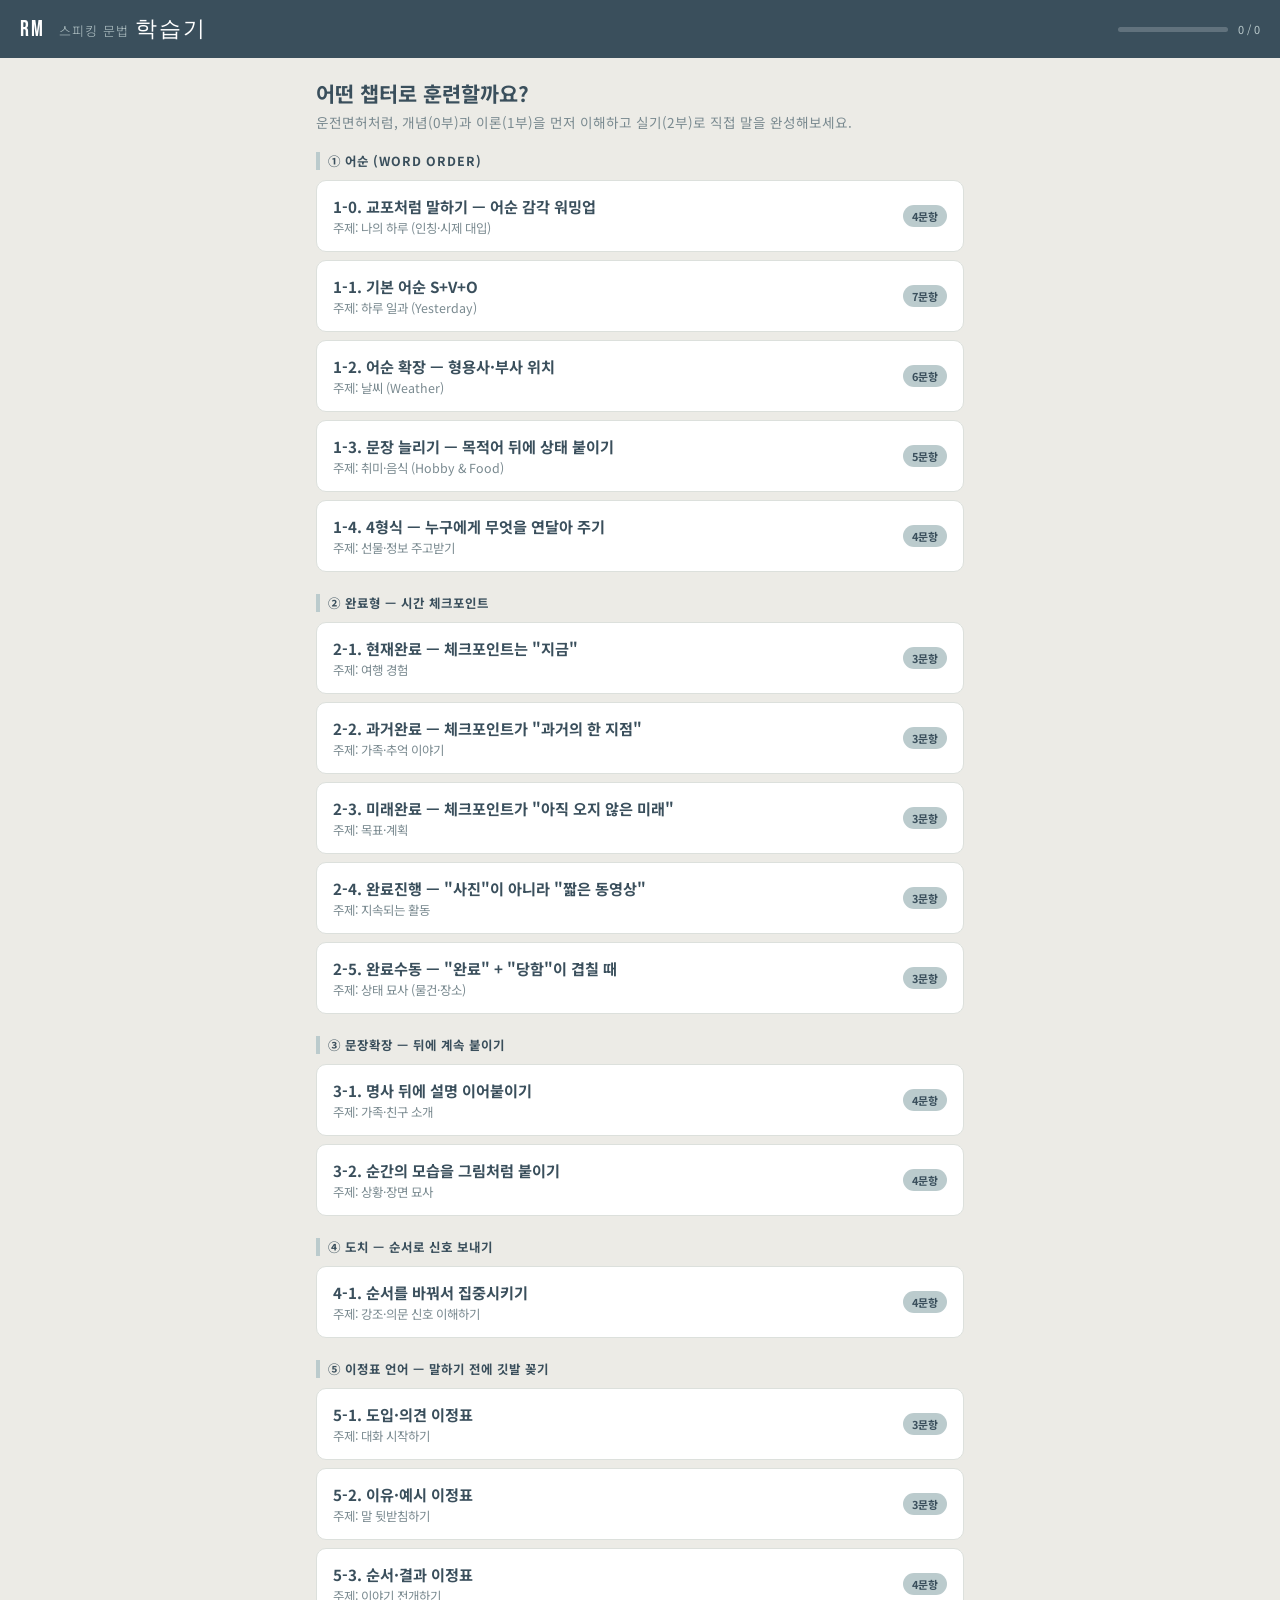
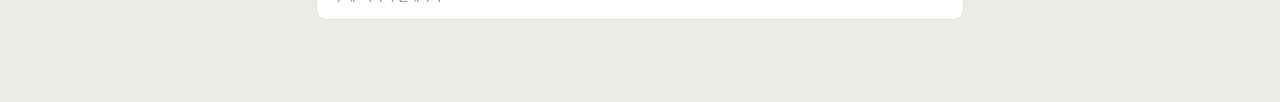
<file: speaking-grammar/index.html>
<!DOCTYPE html>
<html lang="ko">
<head>
  <meta charset="UTF-8">
  <meta name="viewport" content="width=device-width, initial-scale=1.0">
  <title>RM 스피킹 문법 학습기</title>
  <style>
    :root { color-scheme: light; }
    * { box-sizing: border-box; }
    body {
      margin: 0;
      min-height: 100vh;
      display: grid;
      place-items: center;
      background: #ECEBE6;
      color: #3A4F5C;
      font-family: system-ui, -apple-system, BlinkMacSystemFont, "Noto Sans KR", sans-serif;
    }
    .loading { text-align: center; padding: 32px; }
    .spinner {
      width: 42px; height: 42px; margin: 0 auto 16px;
      border: 4px solid #BBCBCD; border-top-color: #3A4F5C;
      border-radius: 50%; animation: spin .8s linear infinite;
    }
    .title { font-weight: 800; font-size: 1.05rem; margin-bottom: 6px; }
    .sub { color: #6E7C82; font-size: .82rem; }
    .error { max-width: 520px; line-height: 1.7; }
    @keyframes spin { to { transform: rotate(360deg); } }
  </style>
</head>
<body>
  <main class="loading" id="status" aria-live="polite">
    <div class="spinner"></div>
    <div class="title">RM 스피킹 문법 학습기를 불러오는 중입니다.</div>
    <div class="sub">잠시 후 자동으로 시작됩니다.</div>
  </main>
  <script>
    (async () => {
      if (typeof DecompressionStream === 'undefined') {
        throw new Error('이 브라우저는 압축 해제 기능을 지원하지 않습니다. 최신 Chrome, Edge 또는 Safari로 접속해 주세요.');
      }

      const parts = await Promise.all(
        [1, 2, 3, 4].map(async (number) => {
          const response = await fetch(`payload-${number}.txt`, { cache: 'no-store' });
          if (!response.ok) throw new Error(`학습기 데이터 ${number}번을 불러오지 못했습니다.`);
          return (await response.text()).trim();
        })
      );

      const binary = atob(parts.join(''));
      const compressed = Uint8Array.from(binary, char => char.charCodeAt(0));
      const stream = new Blob([compressed]).stream().pipeThrough(new DecompressionStream('gzip'));
      const html = await new Response(stream).text();

      document.open();
      document.write(html);
      document.close();
    })().catch((error) => {
      document.getElementById('status').innerHTML = `
        <div class="error">
          <div class="title">학습기를 불러오지 못했습니다.</div>
          <div class="sub">${error.message}</div>
        </div>`;
      console.error(error);
    });
  </script>
</body>
</html>
</file>
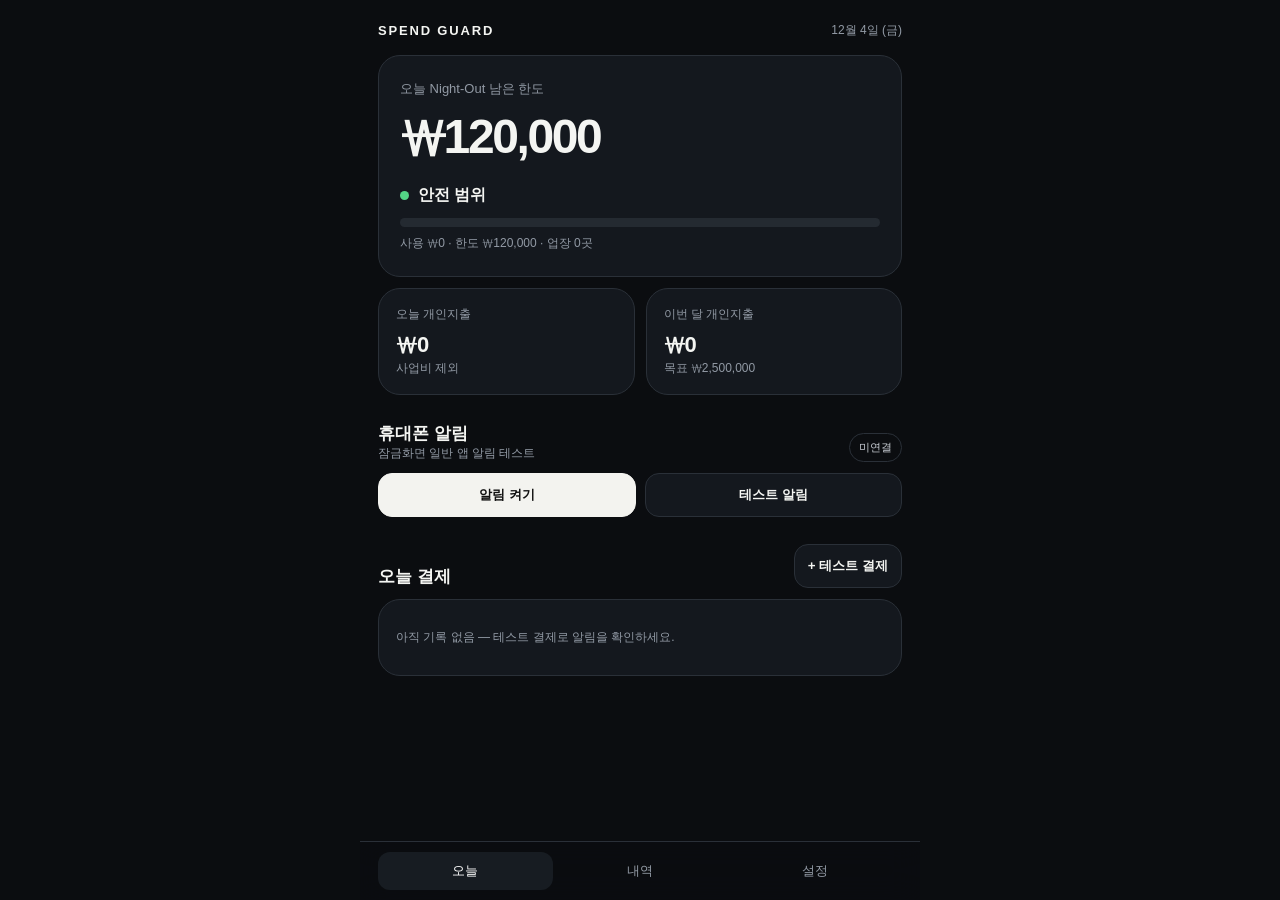
<file: spend-guard/index.html>
<!doctype html><html lang="ko"><head><meta charset="utf-8"><meta name="viewport" content="width=device-width,initial-scale=1,viewport-fit=cover"><meta name="theme-color" content="#0b0d10"><meta name="apple-mobile-web-app-capable" content="yes"><meta name="apple-mobile-web-app-title" content="지출경고"><link rel="manifest" href="./manifest.webmanifest"><link rel="icon" href="./icon.svg"><title>지출경고</title><style>:root{--bg:#0b0d10;--p:#14181e;--line:#2a3038;--tx:#f4f5f2;--mut:#929aa5;--g:#53d486;--y:#f1c24e;--o:#ff8a4c;--r:#ff6060}*{box-sizing:border-box}body{margin:0;background:var(--bg);color:var(--tx);font-family:-apple-system,BlinkMacSystemFont,"Segoe UI",sans-serif}.app{max-width:560px;margin:auto;padding:22px 18px 100px}.top{display:flex;justify-content:space-between;align-items:center;margin-bottom:16px}.logo{font-weight:850;letter-spacing:.14em;font-size:13px}.date,.muted{color:var(--mut);font-size:12px}.hero,.card{background:var(--p);border:1px solid var(--line);border-radius:22px}.hero{padding:24px 21px}.hero .small{color:var(--mut);font-size:13px}.big{font-size:48px;font-weight:850;letter-spacing:-.05em;margin:7px 0 16px}.row{display:flex;gap:9px;align-items:center}.dot{width:9px;height:9px;border-radius:50%;background:var(--g)}.prog{height:9px;background:#242a31;border-radius:99px;margin:12px 0 8px;overflow:hidden}.fill{height:100%;width:0;background:var(--g);border-radius:99px}.grid{display:grid;grid-template-columns:1fr 1fr;gap:11px;margin-top:11px}.card{padding:17px}.num{font-size:22px;font-weight:800;margin-top:7px}.sec{margin-top:27px}.sechead{display:flex;justify-content:space-between;align-items:end;margin-bottom:11px}.title{font-size:17px;font-weight:800}.pill{font-size:11px;padding:6px 9px;border:1px solid var(--line);border-radius:99px;color:#cbd0d7}.btn{background:var(--p);color:var(--tx);border:1px solid var(--line);border-radius:14px;padding:12px 13px;font-weight:750}.btn.primary{background:#f3f3ef;color:#111;border-color:#f3f3ef}.actions{display:grid;grid-template-columns:1fr 1fr;gap:9px}.tx{display:flex;gap:11px;align-items:center;padding:13px 0;border-bottom:1px solid var(--line)}.tx:last-child{border-bottom:0}.ico{width:36px;height:36px;border-radius:11px;background:#20252c;display:grid;place-items:center;font-size:12px}.tm{flex:1;min-width:0}.name{font-size:14px;font-weight:700;white-space:nowrap;overflow:hidden;text-overflow:ellipsis}.meta{font-size:11px;color:var(--mut);margin-top:3px}.amt{font-size:14px;font-weight:800}.alert{border-radius:18px;padding:16px;margin-top:11px;border:1px solid}.alert.y{background:#1b170c;border-color:#6b5824}.alert.o{background:#1d130e;border-color:#754125}.alert.r{background:#1e1012;border-color:#7d3030}.alert b{display:block;margin-bottom:5px}.view{display:none}.view.on{display:block}.nav{position:fixed;bottom:0;left:50%;transform:translateX(-50%);width:min(560px,100%);display:grid;grid-template-columns:repeat(3,1fr);padding:10px 18px calc(10px + env(safe-area-inset-bottom));background:rgba(11,13,16,.94);backdrop-filter:blur(15px);border-top:1px solid var(--line)}.nav button{background:none;border:0;color:var(--mut);padding:10px;border-radius:12px}.nav button.on{color:#fff;background:#171c22}.modalbg{display:none;position:fixed;inset:0;background:#000a;z-index:9;align-items:flex-end;justify-content:center}.modalbg.on{display:flex}.modal{width:min(560px,100%);background:#12161b;border-radius:24px 24px 0 0;padding:20px 20px calc(25px + env(safe-area-inset-bottom))}.modal input,.modal select,.setting input{width:100%;background:#0f1317;border:1px solid var(--line);border-radius:13px;color:#fff;padding:12px;margin:5px 0;font-size:14px}.setting{margin:12px 0}.notice{padding:15px;border:1px solid var(--line);border-radius:16px;color:#d2d6dc;font-size:13px;line-height:1.55}.close{float:right;background:none;border:0;color:#aaa;font-size:24px}@media(max-width:390px){.big{font-size:42px}.grid,.actions{grid-template-columns:1fr}}</style></head><body><main class="app"><div class="top"><div class="logo">SPEND GUARD</div><div class="date" id="date"></div></div><section id="today" class="view on"><div class="hero"><div class="small">오늘 Night-Out 남은 한도</div><div class="big" id="remain">₩120,000</div><div class="row"><span class="dot" id="dot"></span><b id="state">안전 범위</b></div><div class="prog"><div class="fill" id="fill"></div></div><div class="muted" id="nightInfo">사용 ₩0 · 한도 ₩120,000 · 업장 0곳</div></div><div id="warn"></div><div class="grid"><div class="card"><div class="muted">오늘 개인지출</div><div class="num" id="dayTotal">₩0</div><div class="muted">사업비 제외</div></div><div class="card"><div class="muted">이번 달 개인지출</div><div class="num" id="monthTotal">₩0</div><div class="muted" id="monthGoal">목표 ₩2,500,000</div></div></div><div class="sec"><div class="sechead"><div><div class="title">휴대폰 알림</div><div class="muted">잠금화면 일반 앱 알림 테스트</div></div><span class="pill" id="pushState">미연결</span></div><div class="actions"><button class="btn primary" id="enable">알림 켜기</button><button class="btn" id="test">테스트 알림</button></div></div><div class="sec"><div class="sechead"><div class="title">오늘 결제</div><button class="btn" id="add">+ 테스트 결제</button></div><div class="card" id="txs"></div></div></section><section id="history" class="view"><div class="hero"><div class="small">이번 달 개인지출</div><div class="big" id="histTotal">₩0</div><div class="prog"><div class="fill" id="monthFill"></div></div><div class="muted">네이버 광고 등 사업비 제외</div></div><div class="sec"><div class="notice">초기 월 개인지출 목표는 <b>250만 원</b>입니다. 2026년 7월 네이버 광고 제외 카드사용액 약 241.6만 원을 기준으로 시작하고, 실제 생활비/기타 사업비 분류가 쌓이면 다시 조정합니다.</div></div><div class="sec"><div class="title">전체 기록</div><div class="card" id="all" style="margin-top:11px"></div></div></section><section id="settings" class="view"><div class="hero"><div class="small">Night-Out STOP 한도</div><div class="big" id="capHero">₩120,000</div><div class="muted">절약분을 술자리 한도로 이월하지 않음</div></div><div class="sec"><div class="title">한도 설정</div><div class="setting"><div class="muted">STOP 한도</div><input id="cap" inputmode="numeric"></div><div class="setting"><div class="muted">주의 시작 금액</div><input id="yellow" inputmode="numeric"></div><div class="setting"><div class="muted">월 개인지출 목표</div><input id="monthly" inputmode="numeric"></div></div><div class="sec"><div class="sechead"><div><div class="title">삼성카드 Gmail</div><div class="muted">자동 감시</div></div><span class="pill">메일 포맷 대기</span></div><div class="notice">실제 삼성카드 결제메일 한 통이 도착하면 가맹점·금액·시간 파서를 확정해 이 앱에 자동으로 넣습니다. 현재는 알림 UX와 소비 규칙을 테스트하는 1차 버전입니다.</div></div><div class="sec"><button class="btn" id="clear">테스트 기록 전체 삭제</button></div></section></main><nav class="nav"><button class="on" data-v="today">오늘</button><button data-v="history">내역</button><button data-v="settings">설정</button></nav><div class="modalbg" id="modal"><div class="modal"><button class="close" id="x">×</button><h3>테스트 결제</h3><input id="merchant" placeholder="가맹점명"><input id="amount" inputmode="numeric" placeholder="금액"><select id="cat"><option value="night">외식·술 (Night-Out)</option><option value="personal">일반 개인지출</option><option value="business">사업비 (제외)</option><option value="taxi">택시·귀가 (Night-Out 제외)</option></select><button class="btn primary" id="save" style="width:100%;margin-top:7px">결제 반영</button></div></div><script>const F=new Intl.NumberFormat('ko-KR'),K='spend-guard-v1',D=JSON.parse(localStorage.getItem(K)||'null')||{tx:[],s:{cap:120000,yellow:90000,monthly:2500000}},$=x=>document.getElementById(x);function won(n){return'₩'+F.format(n)}function day0(){let d=new Date();d.setHours(0,0,0,0);return+d}function mon0(){let d=new Date();d.setDate(1);d.setHours(0,0,0,0);return+d}function stats(){let td=D.tx.filter(t=>t.ts>=day0()),mo=D.tx.filter(t=>t.ts>=mon0()),night=td.filter(t=>t.c==='night'),nt=night.reduce((a,t)=>a+t.a,0),v=new Set(night.map(t=>t.n.toLowerCase())).size,dt=td.filter(t=>t.c!=='business').reduce((a,t)=>a+t.a,0),mt=mo.filter(t=>t.c!=='business').reduce((a,t)=>a+t.a,0);return{td,mo,night,nt,v,dt,mt}}function lv(s){return s.nt>=D.s.cap?'r':s.v>=2?'o':s.nt>=D.s.yellow?'y':'g'}function color(l){return l==='r'?'var(--r)':l==='o'?'var(--o)':l==='y'?'var(--y)':'var(--g)'}function txh(t){let L={night:'외식·술',personal:'개인지출',business:'사업비',taxi:'귀가·교통'},I={night:'N',personal:'₩',business:'B',taxi:'T'};return`<div class="tx"><div class="ico">${I[t.c]}</div><div class="tm"><div class="name">${t.n.replace(/[<>&]/g,'')}</div><div class="meta">${L[t.c]} · ${new Date(t.ts).toLocaleString('ko-KR',{month:'numeric',day:'numeric',hour:'2-digit',minute:'2-digit'})}</div></div><div class="amt">${won(t.a)}</div></div>`}async function ping(title,body){if(!('Notification'in window)||Notification.permission!=='granted')return;try{let r=await navigator.serviceWorker.ready;r.showNotification(title,{body,icon:'./icon.svg',badge:'./icon.svg',tag:'spend-guard-'+Date.now(),vibrate:[180,90,180]})}catch(e){}}function render(alert=false){let s=stats(),l=lv(s),rem=Math.max(0,D.s.cap-s.nt);$('remain').textContent=won(rem);$('dot').style.background=color(l);$('state').textContent=l==='r'?'STOP · 자유소비 종료':l==='o'?'2차 가능성 · 귀가 권장':l==='y'?'주의 · 장소 이동 금지':'안전 범위';$('fill').style.width=Math.min(100,s.nt/D.s.cap*100||0)+'%';$('fill').style.background=color(l);$('nightInfo').textContent=`사용 ${won(s.nt)} · 한도 ${won(D.s.cap)} · 업장 ${s.v}곳`;$('dayTotal').textContent=won(s.dt);$('monthTotal').textContent=$('histTotal').textContent=won(s.mt);$('monthGoal').textContent='목표 '+won(D.s.monthly);$('monthFill').style.width=Math.min(100,s.mt/D.s.monthly*100||0)+'%';$('monthFill').style.background=s.mt>=D.s.monthly?'var(--r)':s.mt>=D.s.monthly*.8?'var(--y)':'var(--g)';$('capHero').textContent=won(D.s.cap);$('cap').value=D.s.cap;$('yellow').value=D.s.yellow;$('monthly').value=D.s.monthly;$('txs').innerHTML=s.td.length?s.td.slice(0,8).map(txh).join(''):'<div class="muted" style="padding:12px 0">아직 기록 없음 — 테스트 결제로 알림을 확인하세요.</div>';$('all').innerHTML=D.tx.length?D.tx.map(txh).join(''):'<div class="muted" style="padding:12px 0">기록이 없습니다.</div>';let w=null;if(l==='r')w=['r','🔴 STOP — 오늘 자유소비 종료',`Night-Out ${won(s.nt)} / ${won(D.s.cap)}. 추가 술·음식 결제를 중단하고 귀가비만 사용하세요.`];else if(l==='o')w=['o','🟠 2차 감지',`서로 다른 외식·주점 업장이 ${s.v}곳입니다. 누적 ${won(s.nt)}. 지금 귀가를 권장합니다.`];else if(l==='y')w=['y','🟡 Night-Out 주의',`오늘 ${won(s.nt)} 사용. 남은 한도 ${won(rem)}. 이제 장소를 옮기지 마세요.`];$('warn').innerHTML=w?`<div class="alert ${w[0]}"><b>${w[1]}</b><div class="muted">${w[2]}</div></div>`:'';if(alert&&w)ping(w[1],w[2])}function store(a=false){localStorage.setItem(K,JSON.stringify(D));render(a)}$('date').textContent=new Intl.DateTimeFormat('ko-KR',{month:'long',day:'numeric',weekday:'short'}).format(new Date());if('serviceWorker'in navigator)navigator.serviceWorker.register('./sw.js').then(()=>{if(Notification.permission==='granted')$('pushState').textContent='연결됨'});$('enable').onclick=async()=>{if(!('Notification'in window))return alert('이 브라우저는 웹 알림을 지원하지 않습니다.');let p=await Notification.requestPermission();if(p==='granted'){$('pushState').textContent='연결됨';ping('지출경고 연결 완료','휴대폰 알림 테스트가 준비되었습니다.')}};$('test').onclick=()=>ping('🔔 지출경고 테스트','알림이 정상 작동합니다.');$('add').onclick=()=> $('modal').classList.add('on');$('x').onclick=()=> $('modal').classList.remove('on');$('save').onclick=()=>{let n=$('merchant').value.trim(),a=Number($('amount').value.replace(/,/g,''));if(!n||!a)return;D.tx.unshift({n,a,c:$('cat').value,ts:Date.now()});$('merchant').value='';$('amount').value='';$('modal').classList.remove('on');store(true)};['cap','yellow','monthly'].forEach(id=>$(id).onchange=e=>{D.s[id]=Number(e.target.value)||0;store()});$('clear').onclick=()=>{if(confirm('전체 테스트 기록을 삭제할까요?')){D.tx=[];store()}};document.querySelectorAll('.nav button').forEach(b=>b.onclick=()=>{document.querySelectorAll('.nav button').forEach(x=>x.classList.remove('on'));b.classList.add('on');document.querySelectorAll('.view').forEach(v=>v.classList.remove('on'));$(b.dataset.v).classList.add('on')});render();</script></body></html>
</file>
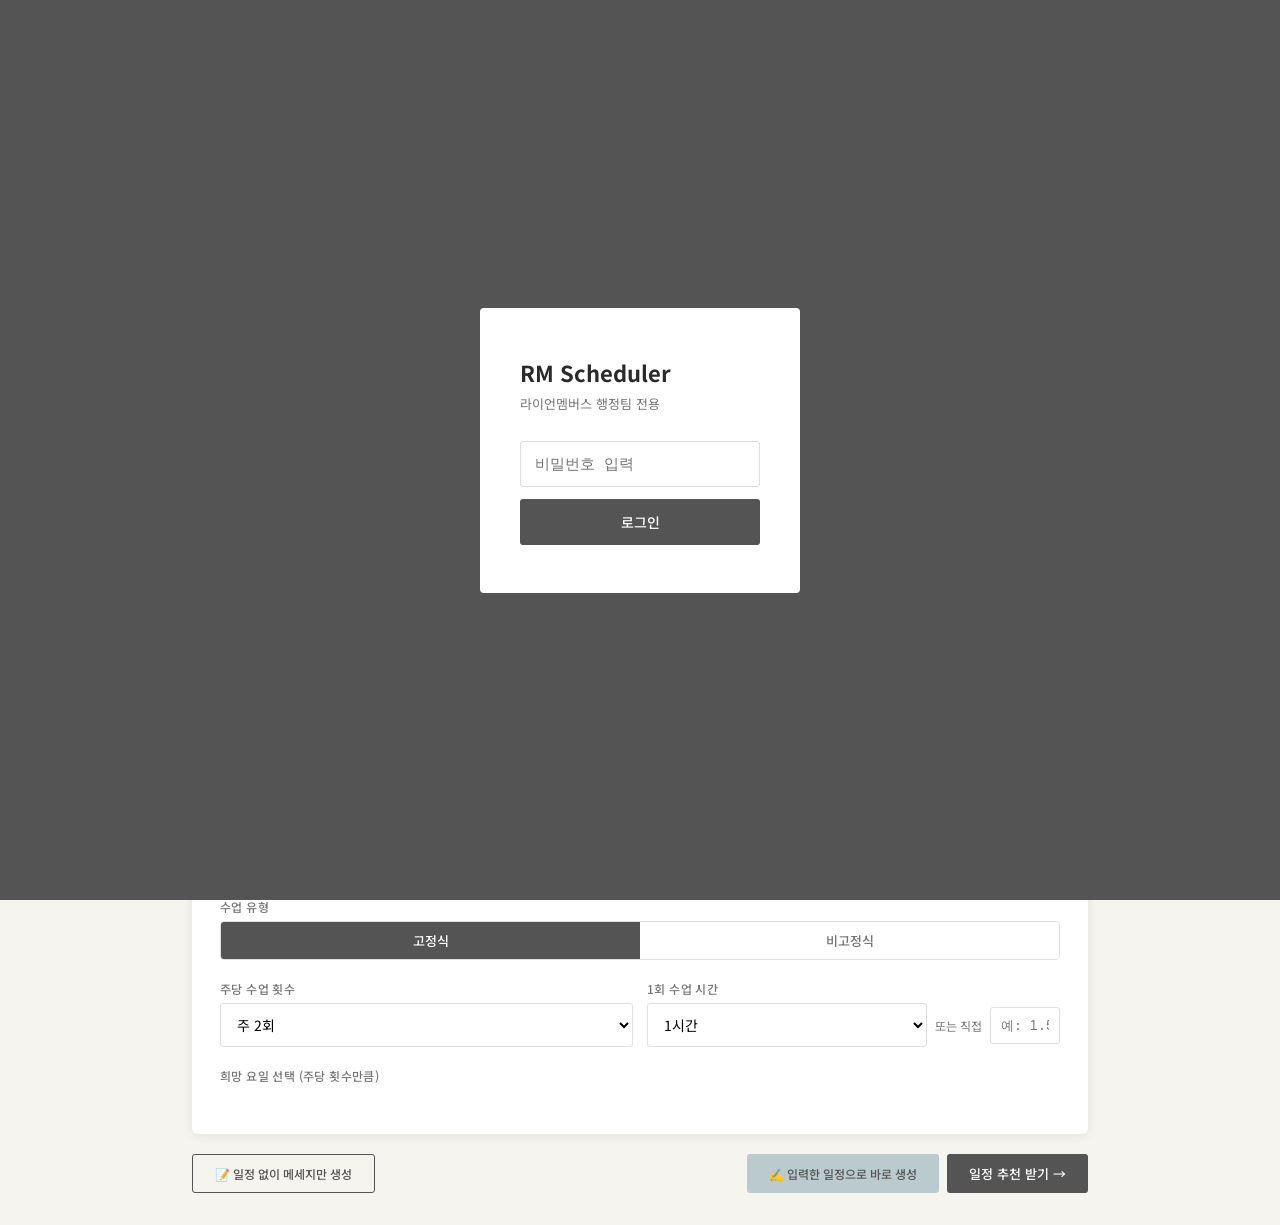
<file: legacy.html>
<!DOCTYPE html>
<html lang="ko">
<head>
<meta charset="UTF-8">
<meta name="viewport" content="width=device-width, initial-scale=1.0">
<title>RM Scheduler</title>
<link href="https://fonts.googleapis.com/css2?family=Noto+Sans+KR:wght@300;400;500;700&family=DM+Mono:wght@400;500&display=swap" rel="stylesheet">
<style>
:root{--bg:#F5F4EF;--surface:#ECEBE6;--border:#545454;--accent:#BBCBCD;--accent2:#8FA8AB;--text:#2a2a2a;--muted:#767676;--danger:#c0392b;--success:#27ae60;--white:#fff;--shadow:0 2px 12px rgba(0,0,0,.08)}
*{box-sizing:border-box;margin:0;padding:0}
body{font-family:'Noto Sans KR',sans-serif;background:var(--bg);color:var(--text);min-height:100vh}
#loginScreen{position:fixed;inset:0;background:var(--border);display:flex;align-items:center;justify-content:center;z-index:1000}
.login-box{background:#fff;padding:48px 40px;width:320px;border-radius:4px}
.login-box h1{font-size:22px;font-weight:700;margin-bottom:6px}
.login-box p{font-size:13px;color:var(--muted);margin-bottom:28px}
.login-box input{width:100%;padding:12px 14px;border:1.5px solid #ddd;border-radius:3px;font-size:15px;font-family:'DM Mono',monospace;margin-bottom:12px;outline:none}
.login-box input:focus{border-color:var(--border)}
.login-box button{width:100%;padding:13px;background:var(--border);color:#fff;border:none;border-radius:3px;font-size:14px;font-weight:500;cursor:pointer;font-family:'Noto Sans KR',sans-serif}
.login-err{font-size:12px;color:var(--danger);margin-top:8px;display:none}
header{background:var(--border);color:#fff;padding:0 32px;height:56px;display:flex;align-items:center;justify-content:space-between;position:sticky;top:0;z-index:100}
header h1{font-size:16px;font-weight:500;letter-spacing:1px}
header nav{display:flex;gap:4px}
header nav button{padding:7px 16px;border:none;border-radius:3px;background:transparent;color:rgba(255,255,255,.6);font-size:13px;cursor:pointer;font-family:'Noto Sans KR',sans-serif;transition:all .15s}
header nav button.active,header nav button:hover{background:rgba(255,255,255,.15);color:#fff}
.page{display:none;padding:32px;max-width:960px;margin:0 auto}
.page.active{display:block}
.card{background:#fff;border-radius:6px;padding:28px;margin-bottom:20px;box-shadow:var(--shadow)}
.card-title{font-size:13px;font-weight:700;letter-spacing:.5px;text-transform:uppercase;color:var(--muted);margin-bottom:20px;padding-bottom:12px;border-bottom:1px solid var(--surface)}
.form-row{display:grid;gap:14px;margin-bottom:14px}
.col2{grid-template-columns:1fr 1fr}
.col3{grid-template-columns:1fr 1fr 1fr}
.form-group label{display:block;font-size:12px;font-weight:500;color:var(--muted);margin-bottom:6px;text-transform:uppercase;letter-spacing:.4px}
.form-group input,.form-group select,.form-group textarea{width:100%;padding:10px 12px;border:1.5px solid #e0e0e0;border-radius:3px;font-size:14px;font-family:'Noto Sans KR',sans-serif;background:#fff;outline:none;transition:border-color .2s}
.form-group input:focus,.form-group select:focus,.form-group textarea:focus{border-color:var(--accent2)}
.form-group textarea{min-height:100px;resize:vertical}
.check-group{display:flex;flex-wrap:wrap;gap:8px}
.check-item{display:flex;align-items:center;gap:6px;padding:6px 12px;border:1.5px solid #e0e0e0;border-radius:20px;cursor:pointer;font-size:13px;transition:all .15s;user-select:none}
.check-item input{display:none}
.check-item.checked{background:var(--border);border-color:var(--border);color:#fff}
.time-grid{display:grid;grid-template-columns:repeat(auto-fill,minmax(72px,1fr));gap:6px;margin-top:8px}
.time-slot{padding:7px 4px;text-align:center;border:1.5px solid #e0e0e0;border-radius:3px;cursor:pointer;font-size:12px;font-family:'DM Mono',monospace;transition:all .15s;user-select:none}
.time-slot.selected{background:var(--accent);border-color:var(--accent2);color:var(--border);font-weight:500}
.day-time-row{padding:10px 14px;border:1.5px solid #e0e0e0;border-radius:4px;margin-bottom:8px;background:#fafafa}
.day-time-row .dlabel{font-size:14px;font-weight:700;color:var(--border);margin-bottom:8px;display:block}
.day-time-chips{display:flex;flex-wrap:wrap;gap:6px}
.time-chip{padding:5px 10px;border:1.5px solid #e0e0e0;border-radius:3px;cursor:pointer;font-size:12px;font-family:'DM Mono',monospace;transition:all .15s;user-select:none;background:#fff}
.time-chip.on{background:var(--accent);border-color:var(--accent2);color:var(--border);font-weight:600}
.btn{padding:10px 22px;border:none;border-radius:3px;font-size:13px;font-weight:500;cursor:pointer;font-family:'Noto Sans KR',sans-serif;transition:all .15s;display:inline-flex;align-items:center;gap:6px}
.btn-primary{background:var(--border);color:#fff}
.btn-primary:hover{background:#3a3a3a}
.btn-accent{background:var(--accent);color:var(--border)}
.btn-accent:hover{background:var(--accent2);color:#fff}
.btn-ghost{background:transparent;border:1.5px solid var(--border);color:var(--border)}
.btn-ghost:hover{background:var(--border);color:#fff}
.btn-sm{padding:6px 14px;font-size:12px}
.btn-copy{padding:6px 14px;background:var(--accent);color:var(--border);border:none;border-radius:3px;font-size:12px;font-weight:500;cursor:pointer;font-family:'Noto Sans KR',sans-serif;transition:all .2s}
.btn-copy.copied{background:var(--success);color:#fff}
.ins-grid{display:grid;grid-template-columns:repeat(auto-fill,minmax(260px,1fr));gap:16px}
.ins-card{border:1.5px solid #e0e0e0;border-radius:5px;padding:18px;transition:all .15s;position:relative}
.ins-card:hover{border-color:var(--accent2)}
.ins-card .iname{font-size:15px;font-weight:700;margin-bottom:4px}
.ins-card .isub{font-size:12px;color:var(--muted)}
.ins-card .badge{display:inline-block;padding:2px 8px;background:var(--accent);border-radius:10px;font-size:11px;margin:2px}
.edit-btn{position:absolute;top:12px;right:12px;padding:4px 10px;background:transparent;border:1px solid #ddd;border-radius:3px;font-size:11px;cursor:pointer;color:var(--muted)}
.edit-btn:hover{border-color:var(--border);color:var(--border)}
.slot-result{border:1.5px solid var(--accent2);border-radius:5px;padding:14px 18px;margin-bottom:8px;background:#f0f5f5;display:flex;align-items:center;justify-content:space-between;cursor:pointer;transition:all .15s}
.slot-result:hover{background:var(--accent)}
.slot-result.chosen{background:var(--border);color:#fff;border-color:var(--border)}
.slot-result .si{font-size:15px;font-weight:500}
.slot-result .sm{font-size:12px;color:var(--muted);margin-top:3px}
.slot-result.chosen .sm{color:rgba(255,255,255,.7)}
.msg-block{border:1px solid #e0e0e0;border-radius:5px;margin-bottom:14px;overflow:hidden}
.msg-header{background:var(--surface);padding:10px 16px;display:flex;align-items:center;justify-content:space-between;border-bottom:1px solid #e0e0e0}
.msg-header span{font-size:12px;font-weight:700;color:var(--muted);text-transform:uppercase;letter-spacing:.4px}
.msg-tag{font-size:11px;padding:3px 10px;border-radius:10px;font-weight:500}
.msg-tag.ins{background:#ffeaa0;color:#856400}
.msg-tag.stu{background:#a8e6c4;color:#1a6638}
.msg-body{padding:16px;font-size:14px;line-height:1.8;white-space:pre-wrap;font-family:'Noto Sans KR',sans-serif;background:#fff}
.msg-actions{padding:10px 16px;background:#fafafa;border-top:1px solid #e0e0e0;display:flex;justify-content:flex-end}
.tab-bar{display:flex;margin-bottom:24px;border-bottom:2px solid #e0e0e0}
.tab{padding:10px 22px;cursor:pointer;font-size:13px;font-weight:500;color:var(--muted);border-bottom:2px solid transparent;margin-bottom:-2px;transition:all .15s}
.tab.active{color:var(--border);border-bottom-color:var(--border)}
.steps{display:flex;align-items:center;margin-bottom:28px}
.step{display:flex;align-items:center;gap:8px;font-size:13px;color:var(--muted)}
.step .num{width:26px;height:26px;border-radius:50%;background:#e0e0e0;display:flex;align-items:center;justify-content:center;font-size:12px;font-weight:700}
.step.active .num{background:var(--border);color:#fff}
.step.done .num{background:var(--success);color:#fff}
.step-line{flex:1;height:1px;background:#e0e0e0;margin:0 8px}
.modal-overlay{position:fixed;inset:0;background:rgba(0,0,0,.5);display:none;align-items:center;justify-content:center;z-index:500}
.modal-overlay.open{display:flex}
.modal{background:#fff;border-radius:8px;padding:32px;width:90%;max-width:640px;max-height:88vh;overflow-y:auto}
.modal h2{font-size:18px;margin-bottom:20px}
.modal-actions{display:flex;gap:10px;justify-content:flex-end;margin-top:24px}
.gcal-bar{display:flex;align-items:center;gap:8px;padding:10px 16px;border-radius:4px;font-size:13px;margin-bottom:16px;background:#fce4ec;color:#c62828}
.gcal-bar .dot{width:8px;height:8px;border-radius:50%;background:var(--danger)}
.notice{background:#fff8e1;border-left:3px solid #f9a825;padding:12px 16px;font-size:13px;border-radius:0 4px 4px 0;margin-bottom:16px}
.sec-title{font-size:18px;font-weight:700;margin-bottom:6px}
.sec-sub{font-size:13px;color:var(--muted);margin-bottom:24px}
.empty{text-align:center;padding:48px;color:var(--muted);font-size:14px}
.mt16{margin-top:16px}
.type-toggle{display:flex;gap:0;border:1.5px solid #e0e0e0;border-radius:4px;overflow:hidden;margin-top:4px}
.type-toggle button{flex:1;padding:9px 0;border:none;background:#fff;font-size:13px;font-weight:500;cursor:pointer;font-family:'Noto Sans KR',sans-serif;color:var(--muted);transition:all .15s}
.type-toggle button.active{background:var(--border);color:#fff}
.checklist-item{display:flex;align-items:center;gap:10px;padding:10px 14px;border:1.5px solid #e0e0e0;border-radius:4px;margin-bottom:8px;cursor:pointer;font-size:14px;transition:all .15s;user-select:none}
.checklist-item:hover{border-color:var(--accent2)}
.checklist-item.done{background:#f0f8f0;border-color:var(--success);color:var(--muted);text-decoration:line-through}
.checklist-item .chk{width:20px;height:20px;border:2px solid #ccc;border-radius:3px;display:flex;align-items:center;justify-content:center;font-size:13px;flex-shrink:0;transition:all .15s}
.checklist-item.done .chk{background:var(--success);border-color:var(--success);color:#fff}
.hotkey-box{background:#f8f8f8;border:1px solid #e0e0e0;border-radius:4px;padding:12px 16px;font-size:13px;display:flex;gap:24px;align-items:center}
.hotkey-box .hk{display:flex;align-items:center;gap:8px}
.hotkey-box .key{background:#fff;border:1.5px solid #ccc;border-radius:3px;padding:3px 10px;font-family:'DM Mono',monospace;font-size:13px;font-weight:600;box-shadow:0 2px 0 #ccc}
.time-direct-input{padding:5px 8px;border:1.5px dashed #ccc;border-radius:3px;font-size:12px;font-family:'DM Mono',monospace;width:72px;outline:none;color:var(--border)}
.time-direct-input:focus{border-color:var(--accent2)}
.flex-time-wrap{display:flex;gap:8px;align-items:center}
.flex-time-wrap select{flex:1}
.flex-time-wrap input{width:90px;padding:9px 10px;border:1.5px solid #e0e0e0;border-radius:3px;font-size:13px;font-family:'DM Mono',monospace;outline:none}
.flex-time-wrap input:focus{border-color:var(--accent2)}
.flex-time-wrap .sep{font-size:12px;color:var(--muted);white-space:nowrap}
.ai-upload-area{border:2px dashed #ccc;border-radius:6px;padding:24px;text-align:center;cursor:pointer;transition:all .2s;background:#fafafa}
.ai-upload-area:hover,.ai-upload-area.drag{border-color:var(--accent2);background:#f0f5f5}
.ai-upload-area input{display:none}
.ai-upload-area.paste-ready{border-color:var(--accent2);background:#f0f5f5}
.ai-preview-item{position:relative;display:inline-block}
.ai-preview-item img{width:90px;height:68px;object-fit:cover;border-radius:4px;border:1.5px solid #e0e0e0;display:block}
.ai-preview-item .del-btn{position:absolute;top:-6px;right:-6px;width:18px;height:18px;border-radius:50%;background:var(--danger);color:#fff;border:none;font-size:11px;cursor:pointer;display:flex;align-items:center;justify-content:center;line-height:1;padding:0}
.paste-hint{font-size:12px;color:var(--accent2);margin-top:8px;text-align:center}
.home-btn{display:inline-flex;align-items:center;gap:6px;padding:5px 14px;background:var(--surface);border:1.5px solid #e0e0e0;border-radius:20px;font-size:12px;color:var(--muted);cursor:pointer;font-family:inherit;margin-bottom:16px;transition:all .15s}
.home-btn:hover{border-color:var(--border);color:var(--border)}
.step-nav{display:flex;gap:8px;margin-bottom:20px;align-items:center;flex-wrap:wrap}
.step-nav .snav{padding:5px 14px;background:var(--surface);border:1.5px solid #e0e0e0;border-radius:20px;font-size:12px;color:var(--muted);cursor:pointer;font-family:inherit;transition:all .15s;white-space:nowrap}
.step-nav .snav:hover{border-color:var(--border);color:var(--border)}
.time-chip{-webkit-user-select:none;user-select:none}
.time-chip.selecting{background:var(--accent2);border-color:var(--accent2);color:#fff}
.manual-input-box{border:2px dashed #e0e0e0;border-radius:6px;padding:16px;margin-top:12px;background:#fafafa}
.manual-input-box.visible{display:block}
.no-sched-msg{background:#fff8e1;border-left:3px solid #f9a825;padding:10px 14px;font-size:13px;border-radius:0 4px 4px 0;margin:8px 0}
.mode-bar{display:flex;gap:8px;margin-bottom:20px;flex-wrap:wrap}
.mode-btn{flex:1;min-width:120px;padding:12px 8px;border:2px solid #e0e0e0;border-radius:6px;background:#fff;font-size:13px;font-weight:500;cursor:pointer;font-family:inherit;color:var(--muted);transition:all .15s;text-align:center}
.mode-btn:hover{border-color:var(--accent2);color:var(--border)}
.mode-btn.active{border-color:var(--border);background:var(--border);color:#fff}
.mode-section{display:none}
.mode-section.visible{display:block}
.ai-result-slot{display:flex;align-items:center;gap:8px;padding:7px 12px;border:1.5px solid #e0e0e0;border-radius:4px;margin-bottom:6px;cursor:pointer;font-size:13px;transition:all .15s}
.ai-result-slot:hover{border-color:var(--accent2);background:#f0f5f5}
.ai-result-slot.picked{background:var(--border);color:#fff;border-color:var(--border)}
.range-select{display:flex;gap:6px;flex-wrap:wrap;margin-top:6px}
.range-btn{padding:5px 14px;border:1.5px solid #e0e0e0;border-radius:20px;font-size:12px;cursor:pointer;background:#fff;font-family:inherit;transition:all .15s}
.range-btn.active{background:var(--border);color:#fff;border-color:var(--border)}
.student-db-panel{border:1.5px solid #e0e0e0;border-radius:6px;padding:16px;background:#fafafa}
.student-db-panel .student-db-warning{font-size:13px;color:var(--muted);line-height:1.6;margin-bottom:12px}
.student-db-confirm{display:flex;align-items:center;gap:8px;font-size:14px;font-weight:600;color:var(--border);margin-bottom:12px;cursor:pointer;user-select:none}
.student-db-confirm input{width:auto}
.student-db-actions{display:flex;align-items:center;gap:10px;flex-wrap:wrap}
.student-db-status{font-size:12px;line-height:1.6;color:var(--muted);min-height:22px}
.student-db-status.success{color:var(--success)}
.student-db-status.error{color:var(--danger)}
.student-db-status.pending{color:var(--border)}
.btn:disabled{opacity:.45;cursor:not-allowed}
body.drag-selecting{cursor:grabbing}
body.drag-selecting .time-chip{transition:none}

.slot-group{border:1.5px solid #e0e0e0;border-radius:6px;margin:10px 0 12px;background:#fff;overflow:hidden}
.slot-group[open]{box-shadow:0 2px 10px rgba(0,0,0,.04)}
.slot-group summary{list-style:none;cursor:pointer;display:flex;align-items:center;justify-content:space-between;gap:10px;padding:12px 14px;background:#fafafa;font-size:13px;font-weight:700;color:var(--border);user-select:none}
.slot-group summary::-webkit-details-marker{display:none}
.slot-group summary .group-title{display:flex;align-items:center;gap:8px;flex-wrap:wrap}
.slot-group summary .count{font-size:11px;font-weight:600;color:var(--muted);background:#fff;border:1px solid #e0e0e0;border-radius:12px;padding:2px 8px}
.slot-group summary .chev{font-size:12px;color:var(--muted);transition:transform .15s}
.slot-group[open] summary .chev{transform:rotate(180deg)}
.slot-group-body{padding:8px 10px 10px}
.slot-group-body .slot-result:last-child{margin-bottom:0}
.slot-category-desc{font-size:12px;color:var(--muted);padding:0 2px 8px;line-height:1.5}
.slot-more-wrap{display:flex;justify-content:center;align-items:center;gap:10px;margin:14px 0 4px;flex-wrap:wrap}
.slot-more-hint{font-size:12px;color:var(--muted)}

</style>
</head>
<body>

<div id="loginScreen">
  <div class="login-box">
    <h1>RM Scheduler</h1>
    <p>라이언멤버스 행정팀 전용</p>
    <input type="password" id="pwInput" placeholder="비밀번호 입력" onkeydown="if(event.key==='Enter')doLogin()">
    <button onclick="doLogin()">로그인</button>
    <div class="login-err" id="loginErr">비밀번호가 올바르지 않습니다.</div>
  </div>
</div>

<header>
  <h1>RM SCHEDULER</h1>
  <nav>
    <button class="active" onclick="showPage('scheduling',this)">📅 스케쥴링</button>
    <button onclick="showPage('instructors',this)">👤 강사 설정</button>
    <button onclick="showPage('settings',this)">⚙️ 설정</button>
  </nav>
</header>

<!-- SCHEDULING -->
<div id="page-scheduling" class="page active">
  <div class="sec-title">신규 학생 스케쥴링</div>
  <div class="sec-sub">학생 정보 입력 → 최적 일정 자동 추천 → 메세지 생성</div>
  <div class="steps">
    <div class="step active" id="si1"><div class="num">1</div><span>학생 정보</span></div>
    <div class="step-line"></div>
    <div class="step" id="si2"><div class="num">2</div><span>일정 추천</span></div>
    <div class="step-line"></div>
    <div class="step" id="si3"><div class="num">3</div><span>메세지 생성</span></div>
  </div>

  <!-- STEP 1 -->
  <div id="step1">
    <div class="card">
      <div class="card-title">학생 기본 정보</div>
      <div class="form-row col2">
        <div class="form-group"><label>학생 이름 *</label><input type="text" id="s-name" placeholder="예: 김민지"></div>
        <div class="form-group"><label>전화번호 *</label><input type="text" id="s-phone" placeholder="예: 010-1234-5678"></div>
      </div>
      <div class="form-row col2">
        <div class="form-group">
          <label>레벨</label>
          <select id="s-level"><option value="">선택</option><option>Lv.1</option><option>Lv.2</option><option>Lv.3</option></select>
        </div>
        <div class="form-group">
          <label>담당 강사 지정 (복수 가능 · 미선택 시 전체 추천)</label>
          <div class="check-group" id="s-instructor-direct" style="margin-top:4px"></div>
        </div>
      </div>
      <div class="form-group">
        <label>수업 과목 * (복수 선택 가능)</label>
        <div class="check-group" id="s-subjects"></div>
      </div>
    </div>

    <div class="card">
      <div class="card-title">학생DB 등록 정보</div>
      <div class="form-row col3">
        <div class="form-group">
          <label>등록횟수 *</label>
          <select id="s-package-count" onchange="updateStudentDbSaveButtonState()">
            <option value="8" selected>8회</option>
            <option value="16">16회</option>
            <option value="24">24회</option>
            <option value="32">32회</option>
            <option value="48">48회</option>
          </select>
        </div>
        <div class="form-group">
          <label>유입경로</label>
          <select id="s-acquisition-source">
            <option value="미정" selected>미정</option>
            <option value="네이버">네이버</option>
            <option value="블로그">블로그</option>
            <option value="소개">소개</option>
            <option value="광고">광고</option>
            <option value="기타">기타</option>
            <option value="테스트">테스트</option>
          </select>
        </div>
        <div class="form-group">
          <label>상담일</label>
          <input type="date" id="s-consultation-date">
        </div>
      </div>
      <div class="form-row col2">
        <div class="form-group">
          <label>레벨테스트일</label>
          <input type="date" id="s-level-test-date">
        </div>
        <div class="form-group">
          <label>레벨테스트결과 상세</label>
          <input type="text" id="s-level-test-result" placeholder="예: 비즈니스 회화, 사교영어 초중급">
        </div>
      </div>
    </div>

    <div class="card">
      <div class="card-title">수업 조건</div>
      <div class="form-group" style="margin-bottom:20px">
        <label>수업 유형</label>
        <div class="type-toggle">
          <button id="type-fixed" class="active" onclick="setLessonType('fixed')">고정식</button>
          <button id="type-flex" onclick="setLessonType('flex')">비고정식</button>
        </div>
      </div>
      <div id="fixed-fields">
      <div class="form-row col2" style="margin-bottom:20px">
        <div class="form-group">
          <label>주당 수업 횟수</label>
          <select id="s-freq" onchange="onFreqChange()">
            <option value="1">주 1회</option><option value="2" selected>주 2회</option>
            <option value="3">주 3회</option><option value="4">주 4회</option>
            <option value="5">주 5회</option><option value="6">주 6회</option>
            <option value="7">주 7회</option>
          </select>
        </div>
        <div class="form-group">
          <label>1회 수업 시간</label>
          <div class="flex-time-wrap">
            <select id="s-duration">
              <option value="1" selected>1시간</option>
              <option value="1.5">1시간 30분</option>
              <option value="2">2시간</option>
            </select>
            <span class="sep">또는 직접</span>
            <input type="text" id="s-duration-direct" placeholder="예: 1.5" style="width:70px;padding:9px 10px;border:1.5px solid #e0e0e0;border-radius:3px;font-size:13px;font-family:'DM Mono',monospace;outline:none">
          </div>
        </div>
      </div>
      <div class="form-group" style="margin-bottom:16px">
        <label>희망 요일 선택 (주당 횟수만큼)</label>
        <div class="check-group" id="s-days"></div>
      </div>
      <div id="dayTimePicker" style="display:none">
        <div class="form-group">
          <label>요일별 희망 시간</label>
          <div id="dayTimeRows"></div>
        </div>
      </div>
    </div>

      <!-- 비고정식: 강사 지정 안내 -->
      <div id="flex-fields" style="display:none">
        <div class="notice" style="margin-top:4px">비고정식은 담당 강사를 위에서 지정해주세요. 다음 단계에서 강사의 빈 시간을 확인해 첫 수업 슬롯을 선택합니다.</div>
      </div>
    </div>

    <div style="display:flex;justify-content:space-between;align-items:center;flex-wrap:wrap;gap:8px">
      <button class="btn btn-ghost" onclick="goNoSchedule()" style="font-size:12px">📝 일정 없이 메세지만 생성</button>
      <div style="display:flex;gap:8px;flex-wrap:wrap">
        <button class="btn btn-accent" onclick="goDirectScheduleFromStep1()" style="font-size:12px">✍️ 입력한 일정으로 바로 생성</button>
        <button class="btn btn-primary" id="step1-next-btn" onclick="goNextFromStep1()">일정 추천 받기 →</button>
      </div>
    </div>
  </div>

  <!-- STEP 2 -->
  <div id="step2" style="display:none">
    <div class="step-nav">
      <button class="snav" onclick="document.querySelector('header nav button').click()">🏠 홈</button>
      <button class="snav" onclick="setStep(1)">← STEP 1</button>
    </div>
    <div class="card">
      <div class="card-title">일정 찾기 방법 선택</div>
      <div class="mode-bar">
        <button class="mode-btn active" id="modeBtn-screenshot" onclick="setFindMode('screenshot')">📸 스크린샷으로 찾기</button>
        <button class="mode-btn" id="modeBtn-calendar" onclick="setFindMode('calendar')">📅 구글 캘린더로 찾기</button>
        <button class="mode-btn" id="modeBtn-both" onclick="setFindMode('both')">🔀 둘 다 참조</button>
      </div>

      <!-- 스크린샷 모드 -->
      <div class="mode-section visible" id="modeSection-screenshot">
        <div class="notice">캘린더 화면을 캡처해서 붙여넣으면 AI가 강사별 수업 시간을 파악하고 최적 슬롯을 추천합니다.</div>
        <div class="ai-upload-area" id="aiUploadArea" onclick="document.getElementById('aiImgInput').click()" ondragover="event.preventDefault();this.classList.add('drag')" ondragleave="this.classList.remove('drag')" ondrop="handleAIDrop(event)">
          <input type="file" id="aiImgInput" accept="image/*" multiple onchange="handleAIUploadMulti(this.files)">
          <div id="aiUploadLabel" style="color:var(--muted);font-size:14px">🖼 클릭 또는 드래그로 추가 (최대 3장)</div>
        </div>
        <div class="paste-hint">📋 캘린더 캡처 후 <b>Ctrl+V</b> 로 바로 붙여넣기 (3번까지)</div>
        <div id="aiPreviewList" style="display:flex;gap:8px;flex-wrap:wrap;margin-top:10px;align-items:flex-start"></div>
        <div id="aiAnalyzeWrap" style="display:none;margin-top:12px">
          <button class="btn btn-primary btn-sm" onclick="runFindSlots()">🤖 추천 일정 찾기</button>
          <button class="btn btn-ghost btn-sm" style="margin-left:8px" onclick="clearAIImages()">🗑 초기화</button>
          <span style="font-size:12px;color:var(--muted);margin-left:10px" id="aiImageCount"></span>
        </div>
      </div>

      <!-- 캘린더 자동 모드 -->
      <div class="mode-section" id="modeSection-calendar">
        <div id="step2-ics-status" class="gcal-bar"><div class="dot"></div><span>캘린더 연동 대기 중</span></div>
        <div class="notice">강사 설정에 입력된 ICS URL을 자동으로 읽어 빈 시간을 추천합니다.</div>
        <button class="btn btn-primary btn-sm mt16" onclick="runCalendarFind()">📅 캘린더 읽고 추천 찾기</button>
      </div>

      <!-- 둘 다 모드 -->
      <div class="mode-section" id="modeSection-both">
        <div class="notice">스크린샷 AI 분석 + 구글 캘린더 ICS를 모두 읽어 합산합니다. 더 정확한 추천이 가능합니다.</div>
        <div class="ai-upload-area" id="aiUploadArea2" onclick="document.getElementById('aiImgInput2').click()" ondragover="event.preventDefault();this.classList.add('drag')" ondragleave="this.classList.remove('drag')" ondrop="handleAIDrop2(event)">
          <input type="file" id="aiImgInput2" accept="image/*" multiple onchange="handleAIUploadMulti2(this.files)">
          <div id="aiUploadLabel2" style="color:var(--muted);font-size:14px">🖼 스크린샷 추가 (선택사항)</div>
        </div>
        <div class="paste-hint">📋 <b>Ctrl+V</b> 로 붙여넣기 가능</div>
        <div id="aiPreviewList2" style="display:flex;gap:8px;flex-wrap:wrap;margin-top:8px;align-items:flex-start"></div>
        <div style="margin-top:12px">
          <button class="btn btn-primary btn-sm" onclick="runBothFind()">🔀 모두 참조해서 추천 찾기</button>
          <button class="btn btn-ghost btn-sm" style="margin-left:8px" onclick="clearAIImages2()">🗑 초기화</button>
        </div>
        <div id="step2-ics-status2" class="gcal-bar" style="margin-top:12px;display:none"><div class="dot"></div><span></span></div>
      </div>
    </div>

    <div class="card" id="aiAnalysisResult" style="display:none">
      <div class="card-title">스크린샷 판독 원자료 <span style="font-size:11px;font-weight:400;color:var(--muted)">— 추천 결과가 아니라 AI가 읽은 빈 후보 검토용입니다</span></div>
      <div id="aiSlotList"></div>
    </div>
    <div class="card" id="manualSlotCard" style="display:none">
      <div class="card-title">✏️ 수동으로 슬롯 직접 추가</div>
      <div class="no-sched-msg">AI 분석 실패 또는 스크린샷 없이 직접 슬롯을 입력할 수 있습니다.</div>
      <div style="display:flex;gap:10px;flex-wrap:wrap;align-items:flex-end">
        <div class="form-group" style="margin:0">
          <label style="font-size:11px;color:var(--muted);display:block;margin-bottom:4px">강사</label>
          <select id="manual-ins" style="padding:8px 10px;border:1.5px solid #e0e0e0;border-radius:3px;font-size:13px;font-family:inherit"></select>
        </div>
        <div class="form-group" style="margin:0">
          <label style="font-size:11px;color:var(--muted);display:block;margin-bottom:4px">요일</label>
          <select id="manual-day" style="padding:8px 10px;border:1.5px solid #e0e0e0;border-radius:3px;font-size:13px;font-family:inherit">
            <option>월</option><option>화</option><option>수</option><option>목</option><option>금</option><option>토</option><option>일</option>
          </select>
        </div>
        <div class="form-group" style="margin:0">
          <label style="font-size:11px;color:var(--muted);display:block;margin-bottom:4px">시간</label>
          <input type="text" id="manual-time" placeholder="예: 10:00" style="padding:8px 10px;border:1.5px solid #e0e0e0;border-radius:3px;font-size:13px;width:90px;font-family:'DM Mono',monospace">
        </div>
        <button class="btn btn-accent btn-sm" onclick="addManualSlot()">+ 추가</button>
      </div>
    </div>

    <div class="card">
      <div class="card-title">추천 일정 <span style="font-size:12px;font-weight:400;color:var(--muted)">— 클릭해서 선택</span></div>
      <div id="slotResults"><div class="empty">위에서 찾기 버튼을 눌러주세요.</div></div>
    </div>
    <div class="card">
      <div class="card-title">학생 상세 정보 (강사 전달용)</div>
      <div class="form-group">
        <label>매튜 상담 기록 (레벨 테스트 결과, 목표, 배경 등)</label>
        <textarea id="s-detail" placeholder="예: 해운대 거주 20대 여성, 대학원 재학 중. 해외유학 고려 중이며 영어회화 실력 향상 희망..."></textarea>
      </div>
    </div>
    <div style="display:flex;justify-content:space-between;align-items:center;margin-top:8px;flex-wrap:wrap;gap:8px">
      <button class="btn btn-ghost btn-sm" onclick="toggleManualCard()" id="manualToggleBtn">✏️ 수동 입력</button>
      <button class="btn btn-primary" onclick="goStep3()">메세지 생성 →</button>
    </div>
  </div>

  <!-- STEP 3 -->
  <div id="step3" style="display:none">
    <div class="step-nav">
      <button class="snav" onclick="document.querySelector('header nav button').click()">🏠 홈</button>
      <button class="snav" onclick="setStep(2)">← STEP 2</button>
    </div>
    <div class="card">
      <div class="card-title">수업 시작일 & 발송 방식</div>
      <div id="startdate-wrap"></div>
      <div class="form-group" style="margin-top:14px">
        <label>학생에게 일정 제안 방식</label>
        <select id="s-offerChoice" onchange="onOfferChoiceChange()" style="max-width:280px">
          <option value="single">단일 일정 확정 안내</option>
          <option value="multi">복수 선택지 제공</option>
        </select>
      </div>
      <div style="margin-top:14px">
        <div style="font-size:12px;font-weight:600;color:var(--muted);text-transform:uppercase;letter-spacing:.4px;margin-bottom:8px">수업 일정 직접 수정 (선택사항)</div>
        <div id="schedDirectEdit" style="font-size:13px;color:var(--muted)">일정 선택 후 표시됩니다.</div>
      </div>
      <!-- 비고정식 복수선택지: 두 번째 슬롯 -->
      <div id="flex-multi-wrap" style="display:none;margin-top:14px">
        <div class="form-group">
          <label>두 번째 선택지 시각</label>
          <div class="flex-time-wrap">
            <select id="flex-slot2-select" onchange="syncFlexSlot2Direct()">
              <option value="">선택</option>
              <option value="07:00">오전 7시</option><option value="08:00">오전 8시</option>
              <option value="09:00">오전 9시</option><option value="10:00">오전 10시</option>
              <option value="11:00">오전 11시</option><option value="12:00">오후 12시</option>
              <option value="13:00">오후 1시</option><option value="14:00">오후 2시</option>
              <option value="15:00">오후 3시</option><option value="16:00">오후 4시</option>
              <option value="17:00">오후 5시</option><option value="18:00">오후 6시</option>
              <option value="19:00">오후 7시</option><option value="20:00">오후 8시</option>
              <option value="21:00">오후 9시</option>
            </select>
            <span class="sep">또는 직접</span>
            <input type="text" id="flex-slot2-direct" placeholder="예: 19:30" maxlength="5" oninput="syncFlexSlot2Select(this.value);generateMessages()">
          </div>
        </div>
      </div>
    </div>
    <div class="card">
      <div class="card-title">생성된 메세지</div>
      <div id="messagesOutput"></div>
    </div>
    <div class="card">
      <div class="card-title">학생DB 저장</div>
      <div class="student-db-panel">
        <div class="student-db-warning">
          실제 등록이 확정된 학생만 학생DB에 저장하세요.<br>
          추천만 받은 가망고객은 저장하지 마세요.
        </div>
        <label class="student-db-confirm">
          <input type="checkbox" id="student-db-confirmed" onchange="updateStudentDbSaveButtonState()">
          <span>실제 등록 확정</span>
        </label>
        <div class="student-db-actions">
          <button class="btn btn-primary" id="student-db-save-btn" onclick="saveStudentToDb()" disabled>학생DB 저장</button>
          <div id="student-db-save-status" class="student-db-status">일정, 학생명, 첫 수업일, 등록횟수, 등록 확정 체크가 필요합니다.</div>
        </div>
      </div>
    </div>
    <div class="card">
      <div class="card-title">출결규정 이미지 안내</div>
      <div class="hotkey-box">
        <div class="hk">야간팀 <span class="key">*</span></div>
        <div style="color:#ccc">|</div>
        <div class="hk">주간팀 <span class="key">-</span></div>
        <div style="font-size:12px;color:var(--muted);margin-left:8px">핫키 프로그램에서 해당 키 입력 후 출결규정 이미지 첨부</div>
      </div>
    </div>
    <div class="card">
      <div class="card-title">발송 후 체크리스트</div>
      <div class="checklist-item" id="chk0" onclick="toggleChk(0)">
        <div class="chk" id="chkbox0"></div>
        <span>네이버 / 구글 캘린더에 수업 일정 입력</span>
      </div>
    </div>
    <div style="display:flex;justify-content:space-between;margin-top:8px">
      <button class="btn btn-ghost" id="step3-back-btn" onclick="goBackFromStep3()">← 뒤로</button>
      <button class="btn btn-accent" onclick="generateMessages()">🔄 재생성</button>
    </div>
  </div>
</div>

<!-- INSTRUCTORS -->
<div id="page-instructors" class="page">
  <button class="home-btn" onclick="document.querySelector('header nav button').click()">← 스케쥴링 홈</button>
  <div class="sec-title">강사 설정</div>
  <div class="sec-sub">강사별 가능 요일, 시간, 과목을 관리합니다.</div>
  <div class="ins-grid" id="instructorGrid"></div>
</div>

<!-- SETTINGS -->
<div id="page-settings" class="page">
  <button class="home-btn" onclick="document.querySelector('header nav button').click()">← 스케쥴링 홈</button>
  <div class="sec-title">설정</div>
  <div class="sec-sub">구글 캘린더 연동 및 앱 설정</div>
  <div class="card">
    <div class="card-title">🤖 AI 분석 — Anthropic API Key</div>
    <div class="notice">캘린더 스크린샷 AI 분석 기능을 사용하려면 Anthropic API Key가 필요합니다.<br>발급: <b>console.anthropic.com</b> → API Keys → Create</div>
    <div class="form-row col2" style="margin-top:12px">
      <div class="form-group">
        <label>Anthropic API Key</label>
        <input type="password" id="cfg-anthropic-key" placeholder="sk-ant-..." autocomplete="off">
      </div>
    </div>
    <div style="display:flex;align-items:center;gap:10px;margin-top:8px">
      <button class="btn btn-primary btn-sm" onclick="saveAnthropicKey()">저장</button>
      <span id="anthropic-key-status" style="font-size:12px;color:var(--muted)"></span>
    </div>
  </div>
  <div class="card">
    <div class="card-title">캘린더 연동 안내</div>
    <div class="notice">강사별 ICS URL은 <b>강사 설정 탭 → 편집 → 아웃룩 ICS URL</b> 에 입력하세요.</div>
    <div style="font-size:13px;color:var(--muted);line-height:1.8">입력 후 일정 추천 시 해당 강사의 기존 수업을 자동으로 읽어 빈 시간만 추천합니다.</div>
    <div id="ics-status" style="margin-top:16px"></div>
    <button class="btn btn-accent mt16" onclick="testAllICS()">전체 강사 ICS 연결 테스트</button>
  </div>
  <div class="card">
    <div class="card-title">일정 확인 날짜 범위</div>
    <div style="font-size:13px;color:var(--muted);margin-bottom:10px">ICS 충돌 감지 시 오늘 기준 앞뒤 몇 주를 볼지 설정합니다. 임시 수업이 잦으면 넓게 설정하세요.</div>
    <div class="form-group">
      <label>확인 범위 (오늘 기준 전후 각각)</label>
      <div class="range-select" id="rangeSelector"></div>
    </div>
    <div style="font-size:12px;color:var(--muted);margin-top:8px">현재: <span id="rangeSummary" style="font-weight:600;color:var(--border)">전후 2주</span></div>
  </div>
  <div class="card">
    <div class="card-title">비밀번호 변경</div>
    <div class="form-row col2">
      <div class="form-group"><label>새 비밀번호</label><input type="password" id="cfg-newpw"></div>
      <div class="form-group"><label>확인</label><input type="password" id="cfg-newpw2"></div>
    </div>
    <button class="btn btn-ghost btn-sm mt16" onclick="changePw()">변경</button>
  </div>
</div>

<!-- MODAL -->
<div class="modal-overlay" id="instructorModal">
  <div class="modal">
    <h2 id="modalTitle">강사 설정</h2>
    <input type="hidden" id="modal-id">
    <div class="tab-bar">
      <div class="tab active" onclick="mTab('availability',this)">가능 일정</div>
      <div class="tab" onclick="mTab('profile',this)">프로필 메세지</div>
    </div>
    <div id="mTab-availability">
      <div class="form-group" style="margin-bottom:16px">
        <label>가능 요일</label><div class="check-group" id="modal-days"></div>
      </div>
      <div class="form-group" style="margin-bottom:16px">
        <label>가능 시간대 — 공통 기본값</label>
        <div style="font-size:12px;color:var(--muted);line-height:1.6;margin-bottom:8px">요일별 세부 설정이 비어 있는 요일은 아래 공통 시간대를 사용합니다.</div>
        <div class="time-grid" id="modal-times"></div>
      </div>
      <div class="form-group" style="margin-bottom:16px">
        <label>요일별 세부 시간 설정</label>
        <div class="notice" style="margin-bottom:10px">특정 요일만 다른 시간대가 가능한 강사는 여기서 요일별로 지정하세요. 해당 요일에 하나라도 선택된 시간이 있으면 공통 시간대보다 요일별 시간이 우선 적용됩니다.</div>
        <div style="display:flex;gap:8px;flex-wrap:wrap;margin-bottom:10px">
          <button type="button" class="btn btn-ghost btn-sm" onclick="applyCommonTimesToModalDays()">공통 시간 → 선택 요일 전체 적용</button>
          <button type="button" class="btn btn-ghost btn-sm" onclick="clearModalDayTimes()">요일별 설정 비우기</button>
        </div>
        <div id="modal-daytime-rows"></div>
      </div>
      <div class="form-group" style="margin-bottom:16px">
        <label>담당 가능 과목</label><div class="check-group" id="modal-subjects"></div>
      </div>
      <div class="form-row col2">
        <div class="form-group">
          <label>최대 연강 (시간)</label>
          <select id="modal-maxconsec">
            <option value="2">2시간</option><option value="3">3시간</option><option value="4">4시간</option>
            <option value="5">5시간</option><option value="6">6시간</option><option value="8">제한 없음</option>
          </select>
        </div>
        <div class="form-group"><label>아웃룩 ICS URL</label><input type="text" id="modal-calid" placeholder="https://outlook.live.com/owa/calendar/.../calendar.ics" style="font-size:11px"></div>
      </div>
    </div>
    <div id="mTab-profile" style="display:none">
      <div class="form-group"><label>강사 프로필 메세지</label><textarea id="modal-profile" style="min-height:300px"></textarea></div>
    </div>
    <div class="modal-actions">
      <button class="btn btn-ghost" onclick="closeModal()">취소</button>
      <button class="btn btn-primary" onclick="saveInstructor()">저장</button>
    </div>
  </div>
</div>

<script>
const PW_DEFAULT='rm0707';
const TIMES=['07:00','08:00','09:00','10:00','11:00','12:00','13:00','14:00','15:00','16:00','17:00','18:00','19:00','20:00','21:00'];
const DAYS=['월','화','수','목','금','토','일'];
const SUBJECTS=['스몰톡(사교영어)','스몰톡 프로(TED)','여행영어','비지니스','영어면접','교수임용','토플','아이엘츠','오픽','토스','토익','키즈'];
const STUDENT_DB_WEBAPP_URL='https://script.google.com/macros/s/AKfycbyoO91bJilg6H3NQ7XRKz48d317c6jcsF74MrHb9_gSu7LtgzRpLq11j0qhhKiijxWG8g/exec';

let instructors=[], selectedSlot=null;
let currentSourceSchedulerId='', currentSourceSchedulerSignature='', studentDbSaveInFlight=false;

const DEFAULTS=[
{id:'matthew',name:'Matthew Moon',days:['월','화','수','목','금'],times:['10:00','11:00','12:00','13:00','14:00','15:00','16:00','17:00'],subjects:['스몰톡(사교영어)','스몰톡 프로(TED)','여행영어','비지니스','영어면접','교수임용'],maxConsec:4,calId:'',
profile:`담당파트너\nMatthew Moon. 매튜 문. 한국계 캐나다인.\ncontact. 010-4511-0215\n\n- RM 마린시티의 원장\n- 국제물류협회 김병진 회장(FIATA) 개인교육 전담교사\n- 국제물류협회 스피치 순차통역 및 VIP통역 관리자\n- 창신INC CFO(부사장) 개인교육 전담교사\n- 해운대 아쿠아리움(외국계) 임직원 개인교육\n- 인터락코리아 임직원 개인교육\n- 말랑하니 기업체강의 임직원 집단교육\n- 영어면접강의 전담(창신, 태광, 이화다이아몬드, 삼성전자 인도지사 회계 매니저 이직, PRA 헬스사이언스, 한국 알콘, 호주 대사관 등 입사성공 경력 다수)\n- 교수임용 영어강의교육 전담\nGeorge Brown College Hotel Management 전공. RM 와인 클래스, 해외여행, 사교영어, cuisine culture 관련과목\n이색경력은 재학시 캐나다에서의 직업 트레이너 경력. 캐나다 토론토 지역 바디빌딩 대회에서 4위 입상. 호텔에서 4년 근무경험.\n자유로운 영혼. 할리데이빗슨을 즐겨타며 바이크 캠핑을 좋아함.\n부전공으로 소믈리에. 지인들과 와인테이스팅을 좋아하며, 처음만난 사람과 금방 친해지는 분위기 메이커.\n"Trust me. Follow me. You will be there!"`},
{id:'paul',name:'Paul Oh',days:['월','화','수','목','금'],times:['10:00','11:00','12:00','13:00','14:00','15:00','16:00'],subjects:['스몰톡(사교영어)','여행영어','비지니스','영어면접'],maxConsec:4,calId:'',
profile:`담당파트너\nPaul Oh\nContact. 010-2151-9545\n\n미국 (중,고등, 대학교 졸업) 약 12년\n고등학교 : South Kent Prep\n대학교 : University of Massachusetts-Boston\n경력 : Finance(전공)\n취미 : 운동\n좋아하는 영화 : 스릴러\n좋아하는 날씨 : LA처럼 16-18도의 선선한 햇살 좋은 날씨\n좋아하는 운동 : 테니스, 축구\n좋아하는 명언 : DFQ (Don't Quit)\n\n저는 한국에서 초등학교 졸업 후 미국으로 건너가 보딩스쿨을 다니고 대학교에서 finance를 전공으로 졸업하고 한국으로 넘어왔어요 :) 요즘은 시간 날 때마다 취미로 테니스를 즐겨 합니다! 노래는 90년대 노래를 좋아해요ㅎㅎ 그리고 LA를 몇 번 방문한 적 있는데 갈 때마다 날씨가 너무 좋아서 저는 그런 도시에 살고 싶어요. 16-18도의 선선한 공기와 무덥지 않은 햇살 좋은 날씨 있죠? :) 그리고 한번씩 쉬고 싶을때는 OTT에서 스릴러 위주로 시청을 한답니다. 아, 그리고 가장 좋아하는 활동이 있어요. 저는 맛있는 음식을 먹는 걸 아주 소중하게 생각해요. 맛있는 음식과 술의 조합은 소소하지만 가장 큰 행복! 마지막으로 저의 좌우명은 "DFQ" / Don't Quit! 절대 포기하지말고 끝까지 해버리기! 최근들어 저 스스로에게 많이 해주는 말입니다. :)`},
{id:'david',name:'David Park',days:['월','화','수','목','금'],times:['10:00','11:00','12:00','13:00','14:00','15:00','16:00','17:00'],subjects:['스몰톡(사교영어)','스몰톡 프로(TED)','여행영어','비지니스'],maxConsec:4,calId:'',
profile:`담당파트너\nDavid Park\nContact. 010-5469-8457\n\nU.S. 16년 거주\nNorthern Illinois University, U.S.에서\nAthletic Training (선수 트레이닝) 학사\nExercise Physiology (운동 생리학) 석사\nSport and Exercise Psychology (운동 심리학) 석사\nSport Nutrition (운동 영양학) 석사 부전공\n미국 현지인급:\n-사교 회화\n-발음과 억양 교정\n미국 고등교육급:\n-격식체 회화(고급 문체와 어휘) 교육\n-에세이 교정\n\n노래 듣는 것과 만화 읽는 걸 좋아해요. 얇은 긴팔 긴 바지 입기 딱 좋은 시원한 봄 날씨 저녁시간 때 차가운 커피를 마시며 기분에 맞는 음악을 들으면서 집 근처 골목을 걷는 걸 좋아해요. 제가 고등학생일 때 역사 선생님이 하신 말씀 중에 "It's not weird; it's just different"라는 말씀이 있는데 "이상한 게 아니라 그냥 다른 거다"라는 뜻인데 삶을 바라보고 대하는 관점을 크게 바꿔줬어요.`},
{id:'jenna',name:'Jenna Kim',days:['월','화','수','목','금'],times:['10:00','11:00','12:00','13:00','14:00','15:00','16:00'],subjects:['스몰톡(사교영어)','여행영어','토플','아이엘츠','오픽','토스','토익'],maxConsec:4,calId:'',
profile:`담당파트너\nJenna Kim\nContact. 010-3630-3223\n\nCanada, US, UK, Dubai (14년)\nAurora High School\nParsons the New School for Design\n(Fashion design and Management 전공)\n- 발음과 억양 교정\n- 수준 별 사교 회화\n- 문법 및 작문\n- 에세이 교정\n- OPIC, TOEIC, TOEFL\n\n제가 가장 좋아하는 노래는 Kings of Convenience의 Misread, 좋아하는 show는 BigBang Theory 입니다. 디자인 전공자로 아트&패션 을 오래 공부 했어요. 그래서 전시 보는 것도 좋아해요. 강아지를 키우고 있고, 같이 운동하고 해변가를 산책하는 것을 좋아합니다.\n나이키의 슬로건인 Just do it이 저의 좌우명 입니다.`},
{id:'campbell',name:'Campbell Soutter',days:['월','화','수','목','금'],times:['10:00','11:00','12:00','13:00','14:00','15:00','16:00','17:00'],subjects:['스몰톡(사교영어)','스몰톡 프로(TED)','아이엘츠','토플'],maxConsec:4,calId:'',
profile:`담당파트너\nCampbell Soutter 캠벨, 캐나다인\n(캐나다인 아버지와 한국인 어머니)\nContact. 010-7265-2088\n\n캐나다와 영국 6년, 12개 국가 여행\nUniversity of Toronto, H.B.A Philosophy, Dean's list graduate\n\n1. 수준별 사교영어회화\n2. 발음과 억양 교정\n3. 고급 어휘 및 고급 writing (철학 전공으로 논리 및 인문학 중심의 고급 라이팅), 최고수준의 논문 작성\n\n철학분야에서의 독서와 논문 쓰기를 좋아합니다. 노래하는 것과 음악을 들으면서 즐기는 러닝이 취미입니다. 좋아하는 음악은 클래식에서 댄스까지 다양한 음악을 선호합니다. 캐나다에서는 겨울을 좋아하지만, 한국에서는 여름이 제일 좋아한답니다.\n\n"No man's knowledge here can go beyond his experience" - John Locke.\n\n우리가 아는 것은 경험에서 비롯됩니다. 영어라는 언어도, 틀리고 고치고 배우고 연습하고 실습하는 과정이 온전히 필요하며 저와 함께 이것을 해나가도록 해봅시다!`},
{id:'dean',name:'Dean Jeong',days:['월','화','수','목','금'],times:['10:00','11:00','12:00','13:00','14:00','15:00','16:00','17:00'],subjects:['스몰톡 프로(TED)','아이엘츠','영어면접','교수임용','오픽'],maxConsec:4,calId:'',
profile:`담당파트너\nDean Jeong\n- 격식체를 사용하는 고급영어, 중급불어가 가능한 3개국어 사용자\n- '제12회 FIATA 국제물류협회 국제회의' 1인 통역관\n- 부산대 국제학 전공. 호주 타즈매니아 UTAS. 동시 & 순차통역 및 번역 경력 다수. 해군 통역병 근무.\n- 프랑스 Grenoble Ecole de Management 에서 Masters of International Business 석사\n- IELTS 스피킹 & 롸이팅 교육 전담\n- RM의 토론 및 스피치 교재(Smalltalk Pro) 개발자 및 교육 전담\n- 에세이 롸이팅 교육 및 모든 영어 작문 교정\n- 교수임용 영어강의, 영어발표, 영어면접 담당자\n- 한수원 원격(온라인) 1:1교육 담당자\n\n평소에 새로운 것에 도전하는 걸 좋아해 운동을 즐겨합니다. 러닝, 수영, 캠핑, 여행 등 아웃도어 액티비티를 즐겨요. 100킬로 마라톤 완주경력.\nDouglas Kennedy의 The Moment라는 책을 가장 좋아합니다. 영화 인터스텔라, 다크나이트, 127hours를 감명깊게 보았어요.\n\n"Don't let life craft you. 삶이 당신을 만들게 두지 마세요. 저와 함께 멋진 삶을 만들어나가요!"\n\nContact. 스카이프ID\nyoungsujungdean@gmail.com\n카카오톡ID voyage123`}
];

// ── INIT
function loadData(){
  const s=localStorage.getItem('rm_instructors');
  instructors=s?JSON.parse(s):JSON.parse(JSON.stringify(DEFAULTS));
  refreshInsSel();
}
function saveData(){localStorage.setItem('rm_instructors',JSON.stringify(instructors));}
function refreshInsSel(){
  const el=document.getElementById('s-instructor-direct');
  el.innerHTML='';
  instructors.forEach(ins=>{
    const lbl=document.createElement('label');
    lbl.className='check-item';
    const inp=document.createElement('input');
    inp.type='checkbox'; inp.value=ins.id;
    inp.style.display='none';
    lbl.onclick=()=>{inp.checked=!inp.checked;lbl.classList.toggle('checked',inp.checked);};
    lbl.appendChild(inp); lbl.appendChild(document.createTextNode(ins.name));
    el.appendChild(lbl);
  });
}

// ── LOGIN
function doLogin(){
  const pw=document.getElementById('pwInput').value;
  const saved=localStorage.getItem('rm_pw')||PW_DEFAULT;
  if(pw===saved){
    document.getElementById('loginScreen').style.display='none';
    loadData();
    renderSubjectCBs('s-subjects',[]);
    renderDayCBs();
    ensureFrequencyOptions();
    renderInsGrid();
    initRangeSelector();
    initAnthropicKeyDisplay();
    initStudentDbFields();
  } else {
    document.getElementById('loginErr').style.display='block';
  }
}
function changePw(){
  const p1=document.getElementById('cfg-newpw').value,p2=document.getElementById('cfg-newpw2').value;
  if(!p1)return alert('새 비밀번호를 입력하세요.');
  if(p1!==p2)return alert('비밀번호가 일치하지 않습니다.');
  localStorage.setItem('rm_pw',p1);
  document.getElementById('cfg-newpw').value='';
  document.getElementById('cfg-newpw2').value='';
  alert('비밀번호가 변경되었습니다.\n다음 로그인부터 새 비밀번호를 사용하세요.');
}

// ── PAGE NAV
function showPage(id,btn){
  document.querySelectorAll('.page').forEach(p=>p.classList.remove('active'));
  document.querySelectorAll('header nav button').forEach(b=>b.classList.remove('active'));

  const target=document.getElementById('page-'+id);
  if(target) target.classList.add('active');
  if(btn) btn.classList.add('active');

  // 상단 메뉴 이동 시 이전 스크롤 위치가 남아 아래쪽 내용이 보이는 문제 방지
  document.documentElement.scrollTop=0;
  document.body.scrollTop=0;
  window.scrollTo(0,0);
  requestAnimationFrame(()=>window.scrollTo(0,0));

  if(id==='instructors' && typeof renderInsGrid==='function') renderInsGrid();
  if(id==='settings'){
    if(typeof initRangeSelector==='function') initRangeSelector();
    if(typeof initAnthropicKeyDisplay==='function') initAnthropicKeyDisplay();
  }
}

// ── CHECKBOX HELPERS
function renderSubjectCBs(cid,selected){
  const el=document.getElementById(cid); el.innerHTML='';
  SUBJECTS.forEach(s=>{
    const lbl=document.createElement('label');
    lbl.className='check-item'+(selected.includes(s)?' checked':'');
    const inp=document.createElement('input');
    inp.type='checkbox';inp.value=s;inp.checked=selected.includes(s);
    inp.style.display='none';
    lbl.onclick=()=>{inp.checked=!inp.checked;lbl.classList.toggle('checked',inp.checked);};
    lbl.appendChild(inp);lbl.appendChild(document.createTextNode(s));
    el.appendChild(lbl);
  });
}
function renderCheckGroup(cid,options,selected){
  const el=document.getElementById(cid); el.innerHTML='';
  options.forEach(o=>{
    const lbl=document.createElement('label');
    lbl.className='check-item'+(selected.includes(o)?' checked':'');
    const inp=document.createElement('input');
    inp.type='checkbox';inp.value=o;inp.checked=selected.includes(o);
    inp.style.display='none';
    lbl.onclick=()=>{inp.checked=!inp.checked;lbl.classList.toggle('checked',inp.checked);};
    lbl.appendChild(inp);lbl.appendChild(document.createTextNode(o));
    el.appendChild(lbl);
  });
}
function getChecked(cid){
  return Array.from(document.querySelectorAll(`#${cid} input[type=checkbox]:checked`)).map(i=>i.value);
}

// ── DAY CHECKBOXES (student)
function renderDayCBs(){
  const el=document.getElementById('s-days'); el.innerHTML='';
  DAYS.forEach(d=>{
    const lbl=document.createElement('label');
    lbl.className='check-item';
    const inp=document.createElement('input');
    inp.type='checkbox';inp.value=d;
    inp.style.display='none';
    lbl.onclick=()=>{inp.checked=!inp.checked;lbl.classList.toggle('checked',inp.checked);renderDayTimeRows();};
    lbl.appendChild(inp);lbl.appendChild(document.createTextNode(d));
    el.appendChild(lbl);
  });
}

// ── DAY-TIME ROWS (multi-select chips per day)
function renderDayTimeRows(){
  const selectedDays=getChecked('s-days');
  const wrap=document.getElementById('dayTimePicker');
  const container=document.getElementById('dayTimeRows');
  if(selectedDays.length===0){wrap.style.display='none';return;}
  wrap.style.display='block';

  // Preserve existing selections
  const existing={};
  container.querySelectorAll('.day-time-row').forEach(row=>{
    const d=row.dataset.day;
    existing[d]=Array.from(row.querySelectorAll('.time-chip.on')).map(c=>c.dataset.t);
  });

  container.innerHTML='';
  selectedDays.forEach(day=>{
    const row=document.createElement('div');
    row.className='day-time-row'; row.dataset.day=day;
    const lbl=document.createElement('span'); lbl.className='dlabel'; lbl.textContent=day+'요일 가능 시간';
    const chips=document.createElement('div'); chips.className='day-time-chips';

    const makeChip=(t,on=false)=>{
      const chip=document.createElement('div');
      chip.className='time-chip'+(on?' on':'');
      chip.dataset.t=t; chip.textContent=t;
      return chip;
    };

    TIMES.forEach(t=>{
      chips.appendChild(makeChip(t, !!(existing[day]&&existing[day].includes(t))));
    });

    // 직접입력 칩
    const directInput=document.createElement('input');
    directInput.type='text';
    directInput.className='time-direct-input';
    directInput.placeholder='직접입력';
    directInput.maxLength=5;
    directInput.title='예: 09:30';
    directInput.dataset.day=day;
    directInput.addEventListener('keydown',function(e){
      if(e.key==='Enter'){
        e.preventDefault();
        let val=this.value.trim();
        // 930 / 09:30 / 9:30 모두 허용
        const compact=val.match(/^(\d{1,2})(\d{2})$/);
        const colon=val.match(/^(\d{1,2}):(\d{2})$/);
        if(compact) val=compact[1].padStart(2,'0')+':'+compact[2];
        if(colon) val=colon[1].padStart(2,'0')+':'+colon[2];
        const [hh,mm]=val.split(':').map(Number);
        if(/^\d{2}:\d{2}$/.test(val)&&hh>=0&&hh<=23&&mm>=0&&mm<=59){
          if(!chips.querySelector(`.time-chip[data-t="${val}"]`)){
            chips.appendChild(makeChip(val,true));
          } else {
            chips.querySelector(`.time-chip[data-t="${val}"]`).classList.add('on');
          }
          this.value='';
        } else {
          this.style.borderColor='var(--danger)';
          setTimeout(()=>this.style.borderColor='',1000);
        }
      }
    });

    enableTimeChipSelection(chips);

    row.appendChild(lbl); row.appendChild(chips); row.appendChild(directInput); container.appendChild(row);
  });
}

// 시간칩 선택 전용 엔진: 클릭 단일 선택/해제 + 드래그 선택/해제를 분리한다.
function enableTimeChipSelection(chips){
  let dragActive=false;
  let dragMode=null; // 'on' | 'off'
  let lastChip=null;

  const applyMode=(chip)=>{
    if(!chip||!chip.classList.contains('time-chip'))return;
    chip.classList.toggle('on',dragMode==='on');
    chip.classList.add('selecting');
    lastChip=chip;
  };
  const clearSelecting=()=>{
    chips.querySelectorAll('.time-chip.selecting').forEach(c=>c.classList.remove('selecting'));
  };
  const stopDrag=()=>{
    if(!dragActive)return;
    dragActive=false;
    dragMode=null;
    lastChip=null;
    document.body.classList.remove('drag-selecting');
    setTimeout(clearSelecting,80);
  };

  chips.addEventListener('pointerdown',function(e){
    const chip=e.target.closest('.time-chip');
    if(!chip)return;
    e.preventDefault();
    dragActive=true;
    dragMode=chip.classList.contains('on')?'off':'on';
    document.body.classList.add('drag-selecting');
    try{chip.setPointerCapture(e.pointerId);}catch(_){/* Safari fallback */}
    applyMode(chip);
  });

  chips.addEventListener('pointerover',function(e){
    if(!dragActive)return;
    const chip=e.target.closest('.time-chip');
    if(chip&&chip!==lastChip)applyMode(chip);
  });

  chips.addEventListener('pointerup',stopDrag);
  chips.addEventListener('pointercancel',stopDrag);
  chips.addEventListener('mouseleave',function(){
    // 마우스를 칩 영역 밖으로 빼서 놓아도 선택 상태가 꼬이지 않게 한다.
    if(dragActive){
      document.addEventListener('pointerup',stopDrag,{once:true});
    }
  });
}


function getSelectedFrequency(){
  const sel=document.getElementById('s-freq');
  if(!sel)return 1;
  const selectedText=sel.options&&sel.selectedIndex>=0?sel.options[sel.selectedIndex].textContent:'';
  const textMatch=String(selectedText||'').match(/주\s*(\d+)\s*회/);
  const byText=textMatch?parseInt(textMatch[1],10):NaN;
  const byValue=parseInt(sel.value,10);
  const freq=Number.isFinite(byText)?byText:(Number.isFinite(byValue)?byValue:1);
  return Math.max(1,Math.min(7,freq));
}
function ensureFrequencyOptions(){
  const sel=document.getElementById('s-freq');
  if(!sel)return;
  const current=getSelectedFrequency();
  const wanted=[1,2,3,4,5,6,7];
  const have=new Set(Array.from(sel.options).map(o=>String(o.value)));
  let changed=false;
  wanted.forEach(n=>{
    if(!have.has(String(n))){
      const opt=document.createElement('option');
      opt.value=String(n); opt.textContent='주 '+n+'회';
      sel.appendChild(opt); changed=true;
    }
  });
  Array.from(sel.options).sort((a,b)=>parseInt(a.value)-parseInt(b.value)).forEach(o=>sel.appendChild(o));
  sel.value=String(current);
}

function onFreqChange(){ensureFrequencyOptions();renderDayTimeRows();}

// Returns {day: [times]} — empty array means any time OK
function getDayTimeMap(){
  const map={};
  getChecked('s-days').forEach(d=>{
    const row=document.querySelector(`.day-time-row[data-day="${d}"]`);
    map[d]=row?Array.from(row.querySelectorAll('.time-chip.on')).map(c=>c.dataset.t):[];
  });
  return map;
}

// ── FORMATTING
function fmtTime(t){
  if(!t)return'';
  const [h,m]=t.split(':').map(Number);
  const ap=h<12?'오전':'오후';
  const h12=h===0?12:h>12?h-12:h;
  return `${ap} ${h12}시${m>0?' '+m+'분':''}`;
}
function fmtDate(s){
  if(!s)return'';
  const d=new Date(s+'T00:00:00');
  const days=['일','월','화','수','목','금','토'];
  return `${d.getMonth()+1}월 ${d.getDate()}일(${days[d.getDay()]})`;
}

// ── TIME GRID (modal)
function renderTimeSlots(cid,selected){
  const el=document.getElementById(cid); el.innerHTML='';
  TIMES.forEach(t=>{
    const div=document.createElement('div');
    div.className='time-slot'+(selected.includes(t)?' selected':'');
    div.textContent=t;
    div.onclick=()=>div.classList.toggle('selected');
    el.appendChild(div);
  });
}
function getSelTimes(cid){
  return Array.from(document.querySelectorAll(`#${cid} .time-slot.selected`)).map(e=>e.textContent);
}

function getInstructorTimesForDay(ins,day){
  if(ins&&ins.dayTimes&&Array.isArray(ins.dayTimes[day])&&ins.dayTimes[day].length>0) return ins.dayTimes[day];
  return (ins&&Array.isArray(ins.times))?ins.times:[];
}
function summarizeInstructorAvailability(ins){
  const base=(ins.times&&ins.times.length)?`${ins.times[0]}~${ins.times[ins.times.length-1]}`:'공통시간 없음';
  const dt=ins.dayTimes||{};
  const overrides=DAYS.filter(d=>dt[d]&&dt[d].length).map(d=>`${d} ${dt[d][0]}~${dt[d][dt[d].length-1]}`);
  return `${ins.days.join(' ')} | 공통 ${base}${overrides.length?' | 요일별 '+overrides.join(' · '):''}`;
}

function getDirectInstructorIds(){
  return Array.from(document.querySelectorAll('#s-instructor-direct input:checked')).map(i=>i.value);
}

// 선택 강사가 있어도 대체 강사/2인 병행 후보는 보여줘야 하므로 여기서는 삭제하지 않는다.
// 단, 강사 필터 로직이 필요한 경우를 대비해 별도 함수로 남겨둔다.
function filterSlotsToTargetInstructors(slots){
  return Array.isArray(slots)?slots:[];
}


// 학생 희망조건과의 근접도 계산
// 같은 카테고리 안에서 “진짜 좋은 근접안”이 위로 오도록 쓰는 보조 점수다.
function timeToMinutes(t){
  if(!t||typeof t!=='string')return null;
  const m=t.match(/^(\d{1,2}):(\d{2})$/);
  if(!m)return null;
  return parseInt(m[1],10)*60+parseInt(m[2],10);
}
function circularDayDistance(a,b){
  const ia=DAYS.indexOf(a), ib=DAYS.indexOf(b);
  if(ia<0||ib<0)return 9;
  const diff=Math.abs(ia-ib);
  return Math.min(diff,7-diff);
}
function getRequestedTimesFlat(dayTimeMap){
  const out=[];
  Object.keys(dayTimeMap||{}).forEach(d=>{
    (dayTimeMap[d]||[]).forEach(t=>out.push({day:d,time:t,minutes:timeToMinutes(t)}));
  });
  return out;
}
function getSlotRequestFit(slot,dayTimeMap){
  const requestedDays=Object.keys(dayTimeMap||{});
  const requestedTimesFlat=getRequestedTimesFlat(dayTimeMap);
  if(!requestedDays.length){
    return {score:0, exact:true, sameDay:true, maxTimeDiff:0, sameDayCount:0, reason:'학생 희망 요일 미지정'};
  }
  let score=0;
  let exactCount=0, sameDayCount=0, oneHourCount=0, twoHourCount=0, farCount=0, dayShiftPenalty=0;
  let maxTimeDiff=0;
  slot.entries.forEach(e=>{
    const wantedTimes=dayTimeMap[e.day]||[];
    const eMin=timeToMinutes(e.time);
    if(requestedDays.includes(e.day)){
      sameDayCount++;
      score+=14; // 같은 요일 유지
      if(!wantedTimes.length){
        score+=10; // 요일만 지정한 경우: 그 요일이면 좋은 후보
        return;
      }
      const diffs=wantedTimes.map(t=>Math.abs((timeToMinutes(t)??eMin)-eMin));
      const minDiff=Math.min(...diffs);
      maxTimeDiff=Math.max(maxTimeDiff,minDiff);
      if(minDiff===0){exactCount++;score+=24;}
      else if(minDiff<=60){oneHourCount++;score+=16;}
      else if(minDiff<=120){twoHourCount++;score+=8;}
      else {farCount++;score-=Math.min(12,Math.floor(minDiff/60)*3);}
    } else {
      // 요청 요일과 다르면 가장 가까운 요청요일까지의 거리만큼 감점
      const dd=Math.min(...requestedDays.map(d=>circularDayDistance(e.day,d)));
      dayShiftPenalty+=dd;
      score-=12+dd*4;
      // 그래도 요청 시간대와 가까우면 약간 보정
      if(requestedTimesFlat.length&&eMin!==null){
        const minT=Math.min(...requestedTimesFlat.map(x=>Math.abs((x.minutes??eMin)-eMin)));
        maxTimeDiff=Math.max(maxTimeDiff,minT);
        if(minT===0)score+=6;
        else if(minT<=60)score+=3;
      }
    }
  });
  const allSameTime=new Set(slot.entries.map(e=>e.time)).size===1;
  if(allSameTime)score+=8; // 요일별 같은 시간 배치 우선
  const exact=exactCount===slot.entries.length;
  const sameDay=sameDayCount===slot.entries.length;
  let reason='';
  if(exact) reason='희망 요일·시간 완전 일치';
  else if(sameDay && oneHourCount>0 && farCount===0) reason='같은 요일, 희망시간 ±1시간 중심';
  else if(sameDay) reason='같은 요일 유지, 시간 조정';
  else if(dayShiftPenalty<=slot.entries.length) reason='요일 일부 조정, 시간대 근접';
  else reason='요일·시간 조정폭 큼';
  return {score, exact, sameDay, maxTimeDiff, sameDayCount, oneHourCount, twoHourCount, farCount, reason};
}
function getConnectionFit(slot){
  // 기존 수업 전후 배치와 연강 한도를 세밀하게 점수화한다.
  let score=0;
  let adjacentCount=0, sameDayBusyCount=0, maxRunExceeded=false;
  slot.entries.forEach(entry=>{
    const ins=entry.instructor;
    const cache=ins&&icsCache[ins.id];
    if(!cache||!cache.slots||!cache.slots.length)return;
    const dow=DAY_KO.indexOf(entry.day);
    const h=parseInt(entry.time.split(':')[0],10);
    const sameDay=cache.slots.filter(s=>s.dow===dow);
    if(!sameDay.length){score-=2;return;}
    sameDayBusyCount++;
    score+=7; // 기존 수업 있는 요일에 배치
    const minGap=sameDay.reduce((min,s)=>Math.min(min,Math.abs(s.hour-h)),999);
    if(minGap===1){adjacentCount++;score+=9;}      // 바로 앞뒤 연강
    else if(minGap===2){score+=2;}                // 1시간 공백 후 배치
    else if(minGap>=3){score-=4;}                 // 동선상 덜 효율적
    const maxC=ins.maxConsec||4;
    const hours=[...sameDay.map(s=>s.hour),h].sort((a,b)=>a-b);
    let maxRun=1,run=1;
    for(let i=1;i<hours.length;i++){
      if(hours[i]-hours[i-1]===1){run++;maxRun=Math.max(maxRun,run);} else run=1;
    }
    if(maxRun>maxC){maxRunExceeded=true;score-=200;}
  });
  return {score, adjacentCount, sameDayBusyCount, maxRunExceeded};
}
function getInstructorPreferenceFit(slot,directIds){
  if(!directIds||!directIds.length)return {score:0, allPreferred:false, anyPreferred:false};
  const allPreferred=slot.entries.every(e=>e.instructor&&directIds.includes(e.instructor.id));
  const anyPreferred=slot.entries.some(e=>e.instructor&&directIds.includes(e.instructor.id));
  let score=0;
  if(allPreferred)score+=120;
  else if(anyPreferred)score+=55;
  return {score, allPreferred, anyPreferred};
}

// ── SCHEDULING
// slot item: { entries:[{instructor,day,time}], multiInstructor:bool, score, label }

function getRankedTimesForDay(ins,day,requestedTimes,limit=5){
  const times=getInstructorTimesForDay(ins,day).filter(t=>!isConflict(ins.id,day,t));
  const req=(requestedTimes||[]).filter(Boolean);
  const hour=t=>parseInt(String(t).split(':')[0],10);
  return times.map(t=>{
    let score=0;
    if(req.includes(t))score+=100;
    if(req.length){
      const minDiff=req.reduce((m,r)=>Math.min(m,Math.abs(hour(t)-hour(r))),999);
      if(minDiff===1)score+=35;
      else if(minDiff===2)score+=14;
      else if(minDiff>=4)score-=8;
    }
    const cache=icsCache[ins.id];
    if(cache&&cache.slots&&cache.slots.length){
      const dow=DAY_KO.indexOf(day);
      const same=cache.slots.filter(s=>s.dow===dow);
      if(same.length){
        score+=8;
        const minGap=same.reduce((m,s)=>Math.min(m,Math.abs(s.hour-hour(t))),999);
        if(minGap===1)score+=25;
        else if(minGap===2)score+=8;
      }
    }
    return {time:t,score};
  }).sort((a,b)=>b.score-a.score).slice(0,limit).map(x=>x.time);
}
function pushLimited(out,slot,limit){
  if(out.length<limit)out.push(slot);
}
function buildSingleInsSchedulesLimited(ins,dayOptions,idx,current,out,limit){
  if(out.length>=limit)return;
  if(idx===dayOptions.length){
    pushLimited(out,{entries:current.map(s=>({instructor:ins,day:s.day,time:s.time})),multiInstructor:false},limit);
    return;
  }
  dayOptions[idx].cand.forEach(t=>{
    if(out.length>=limit)return;
    buildSingleInsSchedulesLimited(ins,dayOptions,idx+1,[...current,{day:dayOptions[idx].day,time:t}],out,limit);
  });
}
function buildMultiSchedulesLimited(combo,daySlots,idx,current,out,limit){
  if(out.length>=limit)return;
  if(idx===combo.length){
    const insIds=new Set(current.map(e=>e.instructor.id));
    if(insIds.size>=2)pushLimited(out,{entries:[...current],multiInstructor:true},limit);
    return;
  }
  const slots=daySlots[combo[idx]]||[];
  for(const slot of slots){
    if(out.length>=limit)break;
    buildMultiSchedulesLimited(combo,daySlots,idx+1,[...current,slot],out,limit);
  }
}
function computeSlots(batchLevel){
  const cfg=getSlotBatchConfig(batchLevel||slotSearchLevel);
  const dayTimeMap=getDayTimeMap();
  const studentDays=Object.keys(dayTimeMap);
  const subjects=getChecked('s-subjects');
  const freq=getSelectedFrequency();
  const directIds=Array.from(document.querySelectorAll('#s-instructor-direct input:checked')).map(i=>i.value);

  let cands=[...instructors];
  if(subjects.length>0)cands=cands.filter(ins=>subjects.some(sub=>ins.subjects.includes(sub)));
  // 선택 강사는 먼저 계산하되, 대체 강사 추천도 남긴다.
  if(directIds.length)cands.sort((a,b)=>(directIds.includes(b.id)?1:0)-(directIds.includes(a.id)?1:0));

  let results=[];
  const singleLimit=cfg.singleLimit;
  const multiLimit=freq>=4?cfg.multiLimit:Math.max(cfg.multiLimit,24); // 단계별 확장: 주 4회 이상에서도 조금씩 추가

  // ── 1. Single-instructor options — bounded Cartesian product
  cands.forEach(ins=>{
    if(results.length>singleLimit)return;
    const baseDays=(studentDays.length>=freq?studentDays:ins.days).filter(d=>ins.days.includes(d));
    if(baseDays.length<freq)return;
    const dayCombos=getCombos(baseDays,freq).slice(0,cfg.comboLimit);
    dayCombos.forEach(combo=>{
      if(results.length>singleLimit)return;
      const dayOptions=combo.map(day=>{
        const requested=dayTimeMap[day]||[];
        const cand=getRankedTimesForDay(ins,day,requested, requested.length?cfg.timeLimitRequested:cfg.timeLimitAny);
        return {day,cand};
      });
      if(dayOptions.some(o=>o.cand.length===0))return;
      buildSingleInsSchedulesLimited(ins,dayOptions,0,[],results,singleLimit);
    });
  });

  // ── 2. Multi-instructor options — aggressively bounded to avoid browser OOM
  if(freq>=2&&cands.length>=2){
    const allCandDays=[...new Set(cands.flatMap(i=>i.days))];
    const targetDays=(studentDays.length>=freq?studentDays:allCandDays);
    const daySlots={};
    targetDays.forEach(day=>{
      const requested=dayTimeMap[day]||[];
      const tmp=[];
      cands.forEach(ins=>{
        if(!ins.days.includes(day))return;
        getRankedTimesForDay(ins,day,requested,Math.max(2,Math.min(4,cfg.timeLimitRequested))).forEach(t=>{
          let score=0;
          if(directIds.includes(ins.id))score+=60;
          if(requested.includes(t))score+=80;
          tmp.push({instructor:ins,day,time:t,_score:score});
        });
      });
      daySlots[day]=tmp.sort((a,b)=>b._score-a._score).slice(0,cfg.multiDaySlotLimit);
    });
    const daysWithSlots=targetDays.filter(d=>daySlots[d]&&daySlots[d].length>0);
    if(daysWithSlots.length>=freq){
      const combos=getCombos(daysWithSlots,freq).slice(0,cfg.multiComboLimit);
      const multi=[];
      combos.forEach(combo=>buildMultiSchedulesLimited(combo,daySlots,0,[],multi,multiLimit));
      results.push(...multi);
    }
  }

  // ── Deduplicate
  const seen=new Set();
  results=results.filter(r=>{
    const k=r.entries.map(e=>e.instructor.id+e.day+e.time).sort().join('|');
    if(seen.has(k))return false;seen.add(k);return true;
  });

  // 선택한 주당 횟수와 다른 후보가 섞이지 않도록 최종 방어 필터
  results=results.filter(r=>r.entries&&r.entries.length===freq);

  // ── Score (선택강사 우선 + 희망조건 근접도 + 연강 최적화)
  results.forEach(r=>{
    const allSameTime=new Set(r.entries.map(e=>e.time)).size===1;
    const allSameIns=new Set(r.entries.map(e=>e.instructor.id)).size===1;
    let score=0;
    if(allSameIns)score+=12;
    if(allSameTime)score+=8;
    const prefFit=getInstructorPreferenceFit(r,directIds);
    const reqFit=getSlotRequestFit(r,dayTimeMap);
    const connFit=getConnectionFit(r);
    score+=prefFit.score+reqFit.score+connFit.score;
    r.fit={preferred:prefFit,requested:reqFit,connection:connFit};
    r.insLabel=allSameIns?r.entries[0].instructor.name:r.entries.map(e=>`${e.day}: ${e.instructor.name.split(' ')[0]}`).join(' / ');
    r.score=score;
    r.label=r.entries.map(e=>`${e.day}요일 ${fmtTime(e.time)}`).join(' / ');
  });

  results=results.filter(r=>!(r.fit&&r.fit.connection&&r.fit.connection.maxRunExceeded));
  const single=results.filter(r=>!r.multiInstructor).sort((a,b)=>b.score-a.score).slice(0,cfg.finalSingle);
  const multi=results.filter(r=>r.multiInstructor).sort((a,b)=>b.score-a.score).slice(0,cfg.finalMulti);
  return [...single,...multi];
}

function buildSingleInsSchedules(ins,dayOptions,idx,current,out){
  if(idx===dayOptions.length){
    out.push({entries:current.map(s=>({instructor:ins,day:s.day,time:s.time})),multiInstructor:false});
    return;
  }
  dayOptions[idx].cand.forEach(t=>{
    if(!isConflict(ins.id,dayOptions[idx].day,t))
      buildSingleInsSchedules(ins,dayOptions,idx+1,[...current,{day:dayOptions[idx].day,time:t}],out);
  });
}

function getCombos(arr,k){
  if(k===1)return arr.map(x=>[x]);
  const res=[];
  for(let i=0;i<=arr.length-k;i++)
    getCombos(arr.slice(i+1),k-1).forEach(r=>res.push([arr[i],...r]));
  return res;
}
function isConflict(insId,day,time){return isConflictICS(insId,day,time);}

// ── LESSON TYPE
let lessonType='fixed';
function setLessonType(t){
  lessonType=t;
  document.getElementById('type-fixed').classList.toggle('active',t==='fixed');
  document.getElementById('type-flex').classList.toggle('active',t==='flex');
  document.getElementById('fixed-fields').style.display=t==='fixed'?'block':'none';
  document.getElementById('flex-fields').style.display=t==='flex'?'block':'none';
  const btn=document.getElementById('step1-next-btn');
  btn.textContent='일정 추천 받기 →';
}

function getFlexTime(){
  // 직접입력 우선, 없으면 select
  const direct=document.getElementById('flex-time-direct');
  const sel=document.getElementById('flex-time');
  if(direct&&direct.value.trim()&&/^\d{2}:\d{2}$/.test(direct.value.trim()))return direct.value.trim();
  return sel?sel.value:'';
}
function syncFlexTimeDirect(){
  const sel=document.getElementById('flex-time');
  const direct=document.getElementById('flex-time-direct');
  if(sel&&direct&&sel.value)direct.value='';
}
function syncFlexTimeSelect(val){
  if(/^\d{2}:\d{2}$/.test(val)){
    const sel=document.getElementById('flex-time');
    if(sel)sel.value='';
  }
}

function onOfferChoiceChange(){
  const choice=document.getElementById('s-offerChoice').value;
  const flexMulti=document.getElementById('flex-multi-wrap');
  if(flexMulti) flexMulti.style.display=(lessonType==='flex'&&choice==='multi')?'block':'none';
  generateMessages();
}
function getFlexSlot1Time(){
  const direct=document.getElementById('flex-slot1-direct');
  const sel=document.getElementById('flex-slot1-select');
  if(direct&&direct.value.trim()&&/^\d{2}:\d{2}$/.test(direct.value.trim()))return direct.value.trim();
  return sel?sel.value:( selectedSlot?selectedSlot.entries[0].time:'' );
}
function getFlexSlot2Time(){
  const direct=document.getElementById('flex-slot2-direct');
  const sel=document.getElementById('flex-slot2-select');
  if(direct&&direct.value.trim()&&/^\d{2}:\d{2}$/.test(direct.value.trim()))return direct.value.trim();
  return sel?sel.value:'';
}
function syncFlexSlot1Direct(){
  const sel=document.getElementById('flex-slot1-select');
  const direct=document.getElementById('flex-slot1-direct');
  if(sel&&direct&&sel.value)direct.value='';
  generateMessages();
  updateStudentDbSaveButtonState();
}
function syncFlexSlot1Select(val){
  if(/^\d{2}:\d{2}$/.test(val)){const sel=document.getElementById('flex-slot1-select');if(sel)sel.value='';}
}
function syncFlexSlot2Direct(){
  const sel=document.getElementById('flex-slot2-select');
  const direct=document.getElementById('flex-slot2-direct');
  if(sel&&direct&&sel.value)direct.value='';
  generateMessages();
  updateStudentDbSaveButtonState();
}
function syncFlexSlot2Select(val){
  if(/^\d{2}:\d{2}$/.test(val)){const sel=document.getElementById('flex-slot2-select');if(sel)sel.value='';}
}
// 일정없이 메세지 생성
function goNoSchedule(){
  const name=document.getElementById('s-name').value.trim();
  const phone=document.getElementById('s-phone').value.trim();
  if(!name||!phone)return alert('학생 이름과 전화번호는 필수입니다.');
  const directIds=Array.from(document.querySelectorAll('#s-instructor-direct input:checked')).map(i=>i.value);
  const ins=directIds.length>0?instructors.find(i=>i.id===directIds[0]):instructors[0];
  if(!ins)return alert('강사를 먼저 선택해주세요.');
  selectedSlot={
    entries:[{instructor:ins,day:'[요일]',time:'[시간]'}],
    multiInstructor:false,score:0,label:'직접 입력 필요',noSchedule:true
  };
  setStep(3);
  if(lessonType==='flex'){
    renderFlexNoScheduleInputs();
  } else {
    renderNoScheduleInputs();
    generateMessages();
  }
  resetChecklist();
  updateStudentDbSaveButtonState();
}

function toggleManualCard(){
  const card=document.getElementById('manualSlotCard');
  const btn=document.getElementById('manualToggleBtn');
  const visible=card.style.display!=='none'&&card.style.display!=='';
  card.style.display=visible?'none':'block';
  btn.textContent=visible?'✏️ 수동 입력':'✏️ 수동 입력 닫기';
  // 강사 셀렉트 채우기
  if(!visible){
    const sel=document.getElementById('manual-ins');
    sel.innerHTML='';
    instructors.forEach(ins=>sel.innerHTML+=`<option value="${ins.id}">${ins.name}</option>`);
  }
}

function addManualSlot(){
  const insId=document.getElementById('manual-ins').value;
  const day=document.getElementById('manual-day').value;
  const time=document.getElementById('manual-time').value.trim();
  if(!time||!/^\d{2}:\d{2}$/.test(time))return alert('시간을 HH:MM 형식으로 입력하세요. 예: 10:00');
  const ins=instructors.find(i=>i.id===insId);
  if(!ins)return;
  injectAISlot({day,time,instructorName:ins.name},true);
  document.getElementById('manual-time').value='';
}

function goDirectScheduleFromStep1(){
  const name=document.getElementById('s-name').value.trim();
  const phone=document.getElementById('s-phone').value.trim();
  if(!name||!phone)return alert('학생 이름과 전화번호는 필수입니다.');
  if(lessonType==='flex')return goNoSchedule();
  const freq=getSelectedFrequency();
  const dayTimeMap=getDayTimeMap();
  const selectedDays=Object.keys(dayTimeMap);
  if(selectedDays.length!==freq){
    return alert(`주 ${freq}회 수업은 요일을 ${freq}개 선택해야 합니다. 현재 ${selectedDays.length}개 선택되었습니다.`);
  }
  const missing=selectedDays.filter(d=>!dayTimeMap[d]||dayTimeMap[d].length===0);
  if(missing.length){
    return alert('다음 요일의 시간을 선택하거나 직접입력으로 추가해주세요: '+missing.join(', '));
  }
  const directIds=Array.from(document.querySelectorAll('#s-instructor-direct input:checked')).map(i=>i.value);
  const subjects=getChecked('s-subjects');
  let ins=directIds.length?instructors.find(i=>i.id===directIds[0]):null;
  if(!ins&&subjects.length)ins=instructors.find(i=>subjects.some(s=>i.subjects.includes(s)));
  if(!ins)ins=instructors[0];
  if(!ins)return alert('강사를 찾을 수 없습니다.');
  const entries=selectedDays.map(day=>({instructor:ins,day,time:dayTimeMap[day][0]}));
  selectedSlot={
    entries,
    multiInstructor:false,
    score:999,
    source:'manual_direct',
    manualDirect:true,
    label:entries.map(e=>`${e.day}요일 ${fmtTime(e.time)}`).join(' / '),
    insLabel:ins.name
  };
  setStep(3);
  // 직접 입력 일정으로 바로 STEP 3에 진입할 때도 수업 시작일 입력칸과 일정 직접수정 UI를 반드시 렌더링합니다.
  renderStartDateInputs();
  generateMessages();
  resetChecklist();
  updateStudentDbSaveButtonState();
}

function goNextFromStep1(){
  const name=document.getElementById('s-name').value.trim();
  const phone=document.getElementById('s-phone').value.trim();
  if(!name||!phone)return alert('학생 이름과 전화번호는 필수입니다.');
  if(lessonType==='flex'){
    const directIds=Array.from(document.querySelectorAll('#s-instructor-direct input:checked')).map(i=>i.value);
    if(directIds.length===0)return alert('비고정식은 담당 강사를 지정해주세요.');
    // 비고정식도 step2(일정추천)으로 — 주 1회, 단일 슬롯 기준
    goStep2Flex();
  } else {
    const subjects=getChecked('s-subjects');
    if(subjects.length===0)return alert('수업 과목을 1개 이상 선택해주세요.');
    goStep2();
  }
}

async function goStep2Flex(){
  const name=document.getElementById('s-name').value.trim();
  const phone=document.getElementById('s-phone').value.trim();
  if(!name||!phone)return alert('학생 이름과 전화번호는 필수입니다.');
  setStep(2);
  // 비고정식 step2 안내 문구
  document.getElementById('slotResults').innerHTML='<div class="empty">강사 캘린더 불러오는 중...</div>';
  await prefetchAllICS();
  const withUrls=instructors.filter(i=>i.calId).length;
  const statusEl=document.getElementById('step2-ics-status');
  if(withUrls>0){
    statusEl.className='gcal-bar';
    statusEl.style.background='#e8f5e9';statusEl.style.color='#2e7d32';
    statusEl.innerHTML='<div class="dot" style="background:var(--success)"></div><span>'+withUrls+'명 강사 캘린더 연동됨 — 빈 시간 기준으로 추천합니다</span>';
  } else {
    statusEl.innerHTML='<div class="dot"></div><span>ICS 미연동 — 강사 설정 기준으로만 추천합니다</span>';
  }
  // 비고정식: 지정 강사, 주1회, 모든 요일/시간 후보로 계산
  setFindMode('screenshot');
  document.getElementById('slotResults').innerHTML='<div class="empty">위에서 찾기 버튼을 눌러주세요.</div>';
  const flexSlots=computeFlexSlots();
  renderSlotResults(flexSlots);
}

function computeFlexSlots(){
  const directIds=Array.from(document.querySelectorAll('#s-instructor-direct input:checked')).map(i=>i.value);
  // 비고정식: 과목 필터 없이 지정 강사의 모든 빈 슬롯
  let cands=directIds.length>0?instructors.filter(i=>directIds.includes(i.id)):[...instructors];

  const results=[];
  cands.forEach(ins=>{
    ins.days.forEach(day=>{
      getInstructorTimesForDay(ins,day).forEach(time=>{
        if(!isConflict(ins.id,day,time)){
          results.push({entries:[{instructor:ins,day,time}],multiInstructor:false,score:10,label:day+'요일 '+fmtTime(time)});
        }
      });
    });
  });
  // Sort by day order then time
  const dayOrder=['월','화','수','목','금','토','일'];
  results.sort((a,b)=>{
    const da=dayOrder.indexOf(a.entries[0].day),db=dayOrder.indexOf(b.entries[0].day);
    if(da!==db)return da-db;
    return a.entries[0].time.localeCompare(b.entries[0].time);
  });
  return results.slice(0,30);
}

function goBackFromStep3(){
  if(lessonType==='flex') setStep(2);
  else setStep(2);
}

// ── CHECKLIST
function toggleChk(i){
  const item=document.getElementById('chk'+i);
  const box=document.getElementById('chkbox'+i);
  const done=item.classList.toggle('done');
  box.textContent=done?'✓':'';
}
function resetChecklist(){
  const el0=document.getElementById('chk0');
  const b0=document.getElementById('chkbox0');
  if(el0)el0.classList.remove('done');
  if(b0)b0.textContent='';
}

// ── STEPS
function setStep(n){
  [1,2,3].forEach(i=>{
    document.getElementById('step'+i).style.display=i===n?'block':'none';
    const ind=document.getElementById('si'+i);
    ind.classList.remove('active','done');
    if(i<n)ind.classList.add('done');
    if(i===n)ind.classList.add('active');
  });
}
async function goStep2(){
  const name=document.getElementById('s-name').value.trim();
  const phone=document.getElementById('s-phone').value.trim();
  const subjects=getChecked('s-subjects');
  if(!name||!phone)return alert('학생 이름과 전화번호는 필수입니다.');
  if(subjects.length===0)return alert('수업 과목을 1개 이상 선택해주세요.');
  setStep(2);
  setFindMode('screenshot');
  document.getElementById('slotResults').innerHTML='<div class="empty">위에서 찾기 버튼을 눌러주세요.</div>';
}
function goStep3(){
  if(!selectedSlot)return alert('일정을 선택해주세요.');
  setStep(3);
  if(lessonType==='flex'){
    const e=selectedSlot.entries[0];
    const wrap=document.getElementById('startdate-wrap');
    const defaultStart=getDefaultStartDateForEntries([e]);
    wrap.innerHTML=
      '<div class="form-row col2">'+
      '<div class="form-group"><label>첫 수업 날짜 * <span style="font-size:11px;color:var(--muted);font-weight:400">오늘 제외 가장 가까운 선택요일 자동입력</span></label><input type="date" id="s-startdate-0" value="'+defaultStart+'" onchange="generateMessages();updateStudentDbSaveButtonState()"></div>'+
      '<div class="form-group"><label>첫 수업 시각</label>'+
      '<div class="flex-time-wrap">'+
      '<select id="flex-slot1-select" onchange="syncFlexSlot1Direct()"><option value="">선택</option>'+
      ['07:00','08:00','09:00','10:00','11:00','12:00','13:00','14:00','15:00','16:00','17:00','18:00','19:00','20:00','21:00'].map(t=>'<option value="'+t+'" '+( t===e.time?'selected':'' )+'>'+fmtTime(t)+'</option>').join('')+'</select>'+
      '<span class="sep">또는 직접</span>'+
      '<input type="text" id="flex-slot1-direct" placeholder="예: 19:30" maxlength="5" value="'+( /^\d{2}:\d{2}$/.test(e.time)?e.time:'' )+'" oninput="syncFlexSlot1Select(this.value);generateMessages();updateStudentDbSaveButtonState()">'+
      '</div></div></div>';
  } else {
    renderStartDateInputs();
  }
  generateMessages();
  resetChecklist();
  updateStudentDbSaveButtonState();
}

// ── SLOT RESULTS
const SOURCE_LABELS={
  'ai':    {icon:'🤖', label:'AI 스크린샷 추천', color:'#e8f5e9', textColor:'#2e7d32'},
  'calendar':{icon:'📅', label:'구글 캘린더 추천', color:'#e3f2fd', textColor:'#1565c0'},
  'both':  {icon:'🔀', label:'캘린더+AI 통합 추천', color:'#f3e5f5', textColor:'#6a1b9a'},
};

function slotMatchesRequestedDaysAndTimes(slot){
  const dayTimeMap=getDayTimeMap();
  const requestedDays=Object.keys(dayTimeMap);
  if(!requestedDays.length)return true;
  return slot.entries.every(e=>{
    if(!requestedDays.includes(e.day))return false;
    const requestedTimes=dayTimeMap[e.day]||[];
    return requestedTimes.length===0 || requestedTimes.includes(e.time);
  });
}
function slotMatchesRequestedDays(slot){
  const dayTimeMap=getDayTimeMap();
  const requestedDays=Object.keys(dayTimeMap);
  if(!requestedDays.length)return true;
  return slot.entries.every(e=>requestedDays.includes(e.day));
}
function slotUsesOnlyPreferredInstructor(slot){
  const ids=getDirectInstructorIds();
  if(!ids.length)return false;
  return !slot.multiInstructor && slot.entries.every(e=>e.instructor&&ids.includes(e.instructor.id));
}
function slotUsesAnyPreferredInstructor(slot){
  const ids=getDirectInstructorIds();
  if(!ids.length)return false;
  return slot.entries.some(e=>e.instructor&&ids.includes(e.instructor.id));
}
function classifySlot(slot){
  const ids=getDirectInstructorIds();
  const exact=slotMatchesRequestedDaysAndTimes(slot);
  const sameDay=slotMatchesRequestedDays(slot);
  const preferredOnly=slotUsesOnlyPreferredInstructor(slot);
  const anyPreferred=slotUsesAnyPreferredInstructor(slot);
  const single=!slot.multiInstructor && new Set(slot.entries.map(e=>e.instructor.id)).size===1;

  if(ids.length){
    if(preferredOnly && exact)return 'preferred_exact';
    if(preferredOnly && sameDay)return 'preferred_same_day_adjust_time';
    if(preferredOnly)return 'preferred_other_day';
    if(single && exact)return 'alternative_single_exact';
    if(single)return 'alternative_single_near';
    if(slot.multiInstructor && anyPreferred)return 'multi_with_preferred';
    if(slot.multiInstructor)return 'multi_instructor';
    return 'manual_review';
  }
  if(single && exact)return 'single_exact';
  if(single)return 'single_near';
  if(slot.multiInstructor)return 'multi_instructor';
  return 'manual_review';
}
const SLOT_CATEGORY_INFO={
  preferred_exact:{order:1,icon:'✅',title:'최우선 추천 — 선택 강사와 희망시간 일치',desc:'학생이 지정한 강사와 요청한 요일·시간이 모두 맞는 바로 확정 가능한 후보입니다.',open:true},
  preferred_same_day_adjust_time:{order:2,icon:'🕒',title:'선택 강사 가능 — 같은 요일 내 시간 조정안',desc:'강사는 유지하고 학생이 요청한 요일도 유지하되, 시간만 조정하는 후보입니다.',open:false},
  preferred_other_day:{order:3,icon:'🔁',title:'선택 강사 유지 — 다른 요일·시간 제안',desc:'학생이 지정한 강사를 유지하기 위해 요일 또는 시간을 바꾸는 후보입니다.',open:false},
  alternative_single_exact:{order:4,icon:'👤',title:'대체 1인 강사 — 희망시간 유지',desc:'선택 강사는 어렵지만, 다른 한 명의 강사가 학생 희망시간에 가능한 후보입니다.',open:false},
  alternative_single_near:{order:5,icon:'👤',title:'대체 1인 강사 — 근접 대안',desc:'다른 한 명의 강사로 수업을 진행하되 요일이나 시간이 일부 조정되는 후보입니다.',open:false},
  multi_with_preferred:{order:6,icon:'👥',title:'2인 강사 병행 — 선택 강사 일부 포함',desc:'선택 강사를 일부 유지하면서 다른 강사와 병행하는 조합입니다.',open:false},
  multi_instructor:{order:7,icon:'👥',title:'2인 강사 병행 추천',desc:'한 명의 강사로 맞추기 어려울 때 두 명 이상의 강사를 조합한 후보입니다.',open:false},
  single_exact:{order:1,icon:'✅',title:'1인 강사 — 희망시간 일치',desc:'강사 지정이 없거나 전체 추천일 때, 한 명의 강사로 희망시간이 맞는 후보입니다.',open:true},
  single_near:{order:2,icon:'🕒',title:'1인 강사 — 근접 대안',desc:'한 명의 강사로 진행하되 요일이나 시간이 일부 조정되는 후보입니다.',open:false},
  manual_review:{order:99,icon:'✏️',title:'수동 검토 필요',desc:'자동 분류가 애매한 후보입니다. 운영팀이 직접 확인해주세요.',open:false}
};
function renderSlotCard(slot,subjects,freq){
  const allSameIns=new Set(slot.entries.map(e=>e.instructor.id)).size===1;
  const insIcon=allSameIns?'👤':'👥';
  let connectBadge='';
  if(allSameIns){
    const ins=slot.entries[0].instructor;
    const cache=icsCache[ins.id];
    if(cache&&cache.slots&&cache.slots.length>0){
      const hasAdjacentAll=slot.entries.every(entry=>{
        const dow=DAY_KO.indexOf(entry.day);
        const h=parseInt(entry.time.split(':')[0]);
        const sameDay=cache.slots.filter(s=>s.dow===dow);
        return sameDay.some(s=>Math.abs(s.hour-h)<=1);
      });
      const hasSameDayAll=slot.entries.every(entry=>{
        const dow=DAY_KO.indexOf(entry.day);
        return cache.slots.some(s=>s.dow===dow);
      });
      if(hasAdjacentAll) connectBadge='<span style="background:#e8f5e9;color:#2e7d32;padding:2px 8px;border-radius:10px;font-size:11px;margin-left:4px">🔗 연강</span>';
      else if(hasSameDayAll) connectBadge='<span style="background:#fff8e1;color:#856400;padding:2px 8px;border-radius:10px;font-size:11px;margin-left:4px">📅 기존 수업날</span>';
    }
  }
  const reasonBadges=[];
  if(slot.fit&&slot.fit.requested){
    const rf=slot.fit.requested;
    if(rf.exact)reasonBadges.push('<span style="background:#e8f5e9;color:#2e7d32;padding:2px 8px;border-radius:10px;font-size:11px">🎯 희망일치</span>');
    else if(rf.sameDay&&rf.oneHourCount>0)reasonBadges.push('<span style="background:#e3f2fd;color:#1565c0;padding:2px 8px;border-radius:10px;font-size:11px">±1h 근접</span>');
    else if(rf.sameDay)reasonBadges.push('<span style="background:#f3e5f5;color:#6a1b9a;padding:2px 8px;border-radius:10px;font-size:11px">요일유지</span>');
  }
  const insBadge=allSameIns
    ?`<span style="background:var(--accent);padding:2px 8px;border-radius:10px;font-size:11px">${slot.entries[0].instructor.name}</span>${connectBadge}`
    :`<span style="background:#ffeaa0;color:#856400;padding:2px 8px;border-radius:10px;font-size:11px">복수강사</span>`;
  const div=document.createElement('div');
  div.className='slot-result';
  div.innerHTML=`
    <div style="flex:1">
      <div class="si">${insIcon} ${slot.label}</div>
      <div class="sm" style="display:flex;align-items:center;gap:8px;margin-top:5px;flex-wrap:wrap">
        ${insBadge}
        ${reasonBadges.join('')}
        ${!allSameIns?slot.entries.map(e=>`<span style="font-size:11px;color:var(--muted)">${e.day}: ${e.instructor.name.split(' ')[0]}</span>`).join(' · '):''}
        <span style="font-size:11px;color:var(--muted)">${lessonType==='flex'?'비고정':'주 '+freq+'회'}</span>
      </div>
    </div>
    <div style="font-size:12px;opacity:.5;margin-left:12px">선택 →</div>`;
  div.onclick=()=>{
    document.querySelectorAll('.slot-result').forEach(r=>r.classList.remove('chosen'));
    div.classList.add('chosen');
    selectedSlot=slot;
    updateStudentDbSaveButtonState();
  };
  return div;
}
function getAvailabilityWarnings(){
  const directIds=getDirectInstructorIds();
  const dayTimeMap=getDayTimeMap();
  const requestedDays=Object.keys(dayTimeMap);
  if(!directIds.length||!requestedDays.length)return [];
  const warnings=[];
  directIds.forEach(id=>{
    const ins=instructors.find(i=>i.id===id);
    if(!ins)return;
    const impossible=[];
    requestedDays.forEach(day=>{
      const times=dayTimeMap[day]||[];
      times.forEach(t=>{
        if(!ins.days.includes(day)||!getInstructorTimesForDay(ins,day).includes(t))impossible.push(day+'요일 '+t);
      });
    });
    if(impossible.length){
      warnings.push(ins.name+' 강사 설정상 '+impossible.join(', ')+'이 가능시간에 없습니다. 이 시간을 추천하려면 강사 설정 탭에서 해당 요일/시간을 추가해야 합니다.');
    }
  });
  return warnings;
}
function renderSlotResults(slots){
  slots=filterSlotsToTargetInstructors(slots||[]);
  const el=document.getElementById('slotResults'); selectedSlot=null;
  updateStudentDbSaveButtonState();
  const warnings=getAvailabilityWarnings();
  if(slots.length===0){
    el.innerHTML=(warnings.length?'<div class="notice" style="margin-bottom:12px">⚠️ '+warnings.join('<br>⚠️ ')+'</div>':'')+'<div class="empty">조건에 맞는 일정이 없습니다.<br>강사 설정 또는 학생 조건을 확인해주세요.</div>';return;
  }
  el.innerHTML='';
  if(warnings.length){
    const warn=document.createElement('div');
    warn.className='notice';
    warn.style.marginBottom='12px';
    warn.innerHTML='⚠️ '+warnings.join('<br>⚠️ ');
    el.appendChild(warn);
  }
  const subjects=getChecked('s-subjects').join(', ');
  const freq=getSelectedFrequency();

  slots.forEach(slot=>{slot.category=classifySlot(slot);});
  slots.sort((a,b)=>{
    const ai=SLOT_CATEGORY_INFO[a.category]||SLOT_CATEGORY_INFO.manual_review;
    const bi=SLOT_CATEGORY_INFO[b.category]||SLOT_CATEGORY_INFO.manual_review;
    if(ai.order!==bi.order)return ai.order-bi.order;
    return (b.score||0)-(a.score||0);
  });

  const grouped={};
  slots.forEach(s=>{if(!grouped[s.category])grouped[s.category]=[];grouped[s.category].push(s);});
  Object.keys(grouped).sort((a,b)=>(SLOT_CATEGORY_INFO[a]?.order||99)-(SLOT_CATEGORY_INFO[b]?.order||99)).forEach((cat,catIdx)=>{
    const info=SLOT_CATEGORY_INFO[cat]||SLOT_CATEGORY_INFO.manual_review;
    const group=grouped[cat];
    const details=document.createElement('details');
    details.className='slot-group';
    if(info.open||catIdx===0)details.open=true;
    const summary=document.createElement('summary');
    summary.innerHTML=`<span class="group-title"><span>${info.icon}</span><span>${info.title}</span><span class="count">${group.length}개</span></span><span class="chev">⌄</span>`;
    const body=document.createElement('div');
    body.className='slot-group-body';
    if(info.desc){
      const desc=document.createElement('div');
      desc.className='slot-category-desc';
      desc.textContent=info.desc;
      body.appendChild(desc);
    }
    group.forEach(slot=>body.appendChild(renderSlotCard(slot,subjects,freq)));
    details.appendChild(summary);
    details.appendChild(body);
    el.appendChild(details);
  });
  if(canLoadMoreSlots()){
    const more=document.createElement('div');
    more.className='slot-more-wrap';
    more.innerHTML=`<button class="btn btn-ghost btn-sm" onclick="loadMoreSlots()">＋ 추천 조금 더 보기</button><span class="slot-more-hint">현재 ${slotSearchLevel}/${SLOT_BATCH_CONFIGS.length}단계 — 필요할 때만 다음 후보를 계산합니다</span>`;
    el.appendChild(more);
  }
  const firstResult=el.querySelector('.slot-result');
  if(firstResult)firstResult.click();
}


// ── MESSAGES
function getInsGroups(entries){
  const map={};const order=[];
  entries.forEach(e=>{
    if(!map[e.instructor.id]){map[e.instructor.id]={ins:e.instructor,entries:[]};order.push(e.instructor.id);}
    map[e.instructor.id].entries.push(e);
  });
  return order.map(id=>map[id]);
}

function formatDateInputLocal(d){
  const y=d.getFullYear();
  const m=String(d.getMonth()+1).padStart(2,'0');
  const day=String(d.getDate()).padStart(2,'0');
  return `${y}-${m}-${day}`;
}
function getNextMonStr(){
  const today=new Date();
  today.setHours(0,0,0,0);
  const diff=(8-today.getDay())%7||7;
  const next=new Date(today); next.setDate(today.getDate()+diff);
  return formatDateInputLocal(next);
}
function getNextDateForWeekdays(days){
  const targets=[...new Set((days||[]).map(d=>DAY_KO.indexOf(d)).filter(n=>n>=0))];
  if(targets.length===0)return getNextMonStr();
  const today=new Date();
  today.setHours(0,0,0,0);
  const todayDow=today.getDay();
  let bestDiff=8;
  targets.forEach(dow=>{
    let diff=(dow-todayDow+7)%7;
    if(diff===0)diff=7; // 오늘은 제외하고 다음 선택 요일을 기본값으로 사용
    if(diff<bestDiff)bestDiff=diff;
  });
  const next=new Date(today);
  next.setDate(today.getDate()+bestDiff);
  return formatDateInputLocal(next);
}
function getDefaultStartDateForEntries(entries){
  return getNextDateForWeekdays((entries||[]).map(e=>e.day));
}

function renderStartDateInputs(){
  const wrap=document.getElementById('startdate-wrap');
  if(!wrap||!selectedSlot)return;
  // schedDirectEdit 업데이트
  const editEl=document.getElementById('schedDirectEdit');
  if(editEl&&!selectedSlot.noSchedule){
    const entries=selectedSlot.entries;
    editEl.innerHTML=entries.map((e,i)=>`
      <div style="display:flex;align-items:center;gap:8px;margin-bottom:6px">
        <span style="font-size:13px;color:var(--border);font-weight:600;min-width:50px">${e.day}요일</span>
        <input type="text" id="sched-edit-${i}" value="${e.time}" placeholder="HH:MM"
          style="width:80px;padding:6px 8px;border:1.5px solid #e0e0e0;border-radius:3px;font-size:13px;font-family:'DM Mono',monospace"
          oninput="onSchedEditChange()">
        <span style="font-size:12px;color:var(--muted)">${fmtTime(e.time)}</span>
      </div>`).join('');
  }
  const entries=selectedSlot.entries;
  const allSameIns=new Set(entries.map(e=>e.instructor.id)).size===1;
  const defaultStart=getDefaultStartDateForEntries(entries);
  if(allSameIns){
    wrap.innerHTML='<div class="form-row col2"><div class="form-group"><label>수업 시작일 * <span style="font-size:11px;color:var(--muted);font-weight:400">오늘 제외 가장 가까운 선택요일 자동입력</span></label><input type="date" id="s-startdate-0" value="'+defaultStart+'" onchange="generateMessages();updateStudentDbSaveButtonState()"></div></div>';
  } else {
    const groups=getInsGroups(entries);
    let html='<div style="margin-bottom:10px;font-size:12px;font-weight:600;color:var(--muted);text-transform:uppercase;letter-spacing:.4px">강사별 수업 시작일</div>';
    groups.forEach((g,i)=>{
      const gLabel=g.entries.map(e=>e.day+'요일').join(', ');
      const groupDefaultStart=getDefaultStartDateForEntries(g.entries);
      html+='<div style="display:flex;align-items:center;gap:12px;margin-bottom:10px;padding:10px 14px;border:1.5px solid #e0e0e0;border-radius:4px;background:#fafafa">'
        +'<span style="min-width:170px;font-size:13px;font-weight:600">'+g.ins.name.split(' ')[0]+' <span style="font-weight:400;color:var(--muted)">('+gLabel+')</span></span>'
        +'<input type="date" id="s-startdate-'+i+'" value="'+groupDefaultStart+'" onchange="generateMessages();updateStudentDbSaveButtonState()" style="padding:7px 10px;border:1.5px solid #e0e0e0;border-radius:3px;font-size:13px;font-family:inherit">'
        +'</div>';
    });
    wrap.innerHTML=html;
  }
}

function onSchedEditChange(){
  if(!selectedSlot)return;
  selectedSlot.entries.forEach((e,i)=>{
    const el=document.getElementById('sched-edit-'+i);
    if(el&&/^\d{2}:\d{2}$/.test(el.value.trim())) e.time=el.value.trim();
  });
  selectedSlot.label=selectedSlot.entries.map(e=>`${e.day}요일 ${fmtTime(e.time)}`).join(' / ');
  generateMessages();
  updateStudentDbSaveButtonState();
}

function getStartDates(){
  if(!selectedSlot)return[''];
  const entries=selectedSlot.entries;
  const allSameIns=new Set(entries.map(e=>e.instructor.id)).size===1;
  if(allSameIns){
    const el=document.getElementById('s-startdate-0');
    return[el?el.value:''];
  }
  const groups=getInsGroups(entries);
  return groups.map((_,i)=>{
    const el=document.getElementById('s-startdate-'+i);
    return el?el.value:'';
  });
}

// ── STUDENT DB SAVE
function initStudentDbFields(){
  const consultation=document.getElementById('s-consultation-date');
  if(consultation&&!consultation.value)consultation.value=formatDateInputLocal(new Date());
  ['s-name','s-package-count','student-db-confirmed'].forEach(id=>{
    const el=document.getElementById(id);
    if(!el)return;
    const eventName=el.type==='checkbox'||el.tagName==='SELECT'?'change':'input';
    el.addEventListener(eventName,updateStudentDbSaveButtonState);
  });
  updateStudentDbSaveButtonState();
}

function getStudentDbInputValue_(id){
  const el=document.getElementById(id);
  return el?String(el.value||'').trim():'';
}

function getLessonDurationForStudentDb_(){
  const direct=getStudentDbInputValue_('s-duration-direct');
  const raw=direct||getStudentDbInputValue_('s-duration')||'1';
  const parsed=parseFloat(raw);
  return Number.isFinite(parsed)?parsed:raw;
}

function getSelectedFirstLessonDateForStudentDb(){
  const startDates=typeof getStartDates==='function'?getStartDates():[];
  return (startDates||[]).find(Boolean)||getStudentDbInputValue_('s-startdate-0');
}

function getConfirmedDayTimesForStudentDb(){
  if(!selectedSlot||!selectedSlot.entries)return'';
  const startDates=typeof getStartDates==='function'?getStartDates():[];
  const allSameIns=new Set(selectedSlot.entries.map(e=>e.instructor.id)).size===1;
  return selectedSlot.entries.map((e,i)=>{
    const date=allSameIns?(startDates[0]||''):(startDates[i]||startDates[0]||'');
    const time=lessonType==='flex'?(getFlexSlot1Time()||e.time):e.time;
    const datePart=date?date+' ':'';
    return datePart+e.day+'요일 '+fmtTime(time)+' / '+(e.instructor?e.instructor.name:'강사 미정');
  }).join(' | ');
}

function getPreferredDayTimesForStudentDb(){
  const dayTimeMap=getDayTimeMap();
  const parts=Object.entries(dayTimeMap).map(([day,times])=>{
    return day+'요일 '+(times&&times.length?times.map(fmtTime).join(', '):'시간 미정');
  });
  return parts.join(' | ');
}

function getSelectedInstructorsForStudentDb(){
  if(selectedSlot&&selectedSlot.entries&&selectedSlot.entries.length){
    return [...new Set(selectedSlot.entries.map(e=>e.instructor&&e.instructor.name).filter(Boolean))].join(', ');
  }
  const ids=Array.from(document.querySelectorAll('#s-instructor-direct input:checked')).map(i=>i.value);
  return ids.map(id=>instructors.find(i=>i.id===id)).filter(Boolean).map(i=>i.name).join(', ');
}

function buildStudentDbSignature_(){
  return [
    getStudentDbInputValue_('s-name'),
    getSelectedFirstLessonDateForStudentDb(),
    getConfirmedDayTimesForStudentDb(),
    getSelectedInstructorsForStudentDb(),
    getStudentDbInputValue_('s-package-count')
  ].join('|');
}

function makeSourceSchedulerId(){
  const signature=buildStudentDbSignature_();
  if(currentSourceSchedulerId&&currentSourceSchedulerSignature===signature)return currentSourceSchedulerId;
  const now=new Date();
  const pad=n=>String(n).padStart(2,'0');
  const stamp=now.getFullYear()+pad(now.getMonth()+1)+pad(now.getDate())+'-'+pad(now.getHours())+pad(now.getMinutes())+pad(now.getSeconds());
  const rand=Math.random().toString(36).replace(/[^a-z0-9]/g,'').slice(2,6).toUpperCase().padEnd(4,'X');
  currentSourceSchedulerSignature=signature;
  currentSourceSchedulerId='RMMATCH-'+stamp+'-'+rand;
  return currentSourceSchedulerId;
}

function buildStudentDbPayload(){
  const studentName=getStudentDbInputValue_('s-name');
  const firstLessonDate=getSelectedFirstLessonDateForStudentDb();
  const packageCount=parseInt(getStudentDbInputValue_('s-package-count'),10);
  const confirmed=document.getElementById('student-db-confirmed');
  if(!selectedSlot)throw new Error('확정 일정이 필요합니다.');
  if(!studentName)throw new Error('학생명이 필요합니다.');
  if(!firstLessonDate)throw new Error('첫 수업일이 필요합니다.');
  if(!Number.isFinite(packageCount)||packageCount<=0)throw new Error('등록횟수가 필요합니다.');
  if(!confirmed||!confirmed.checked)throw new Error('실제 등록 확정 체크가 필요합니다.');

  const subjects=getChecked('s-subjects');
  const detail=getStudentDbInputValue_('s-detail');
  const levelTestResult=getStudentDbInputValue_('s-level-test-result');
  const confirmedDayTimes=getConfirmedDayTimesForStudentDb();
  const assignedInstructor=getSelectedInstructorsForStudentDb();
  const learningGoal=levelTestResult||subjects.join(', ')||detail||'';
  const summaryParts=[
    studentName,
    assignedInstructor?'강사: '+assignedInstructor:'',
    firstLessonDate?'첫수업: '+firstLessonDate:'',
    confirmedDayTimes?'확정일정: '+confirmedDayTimes:'',
    '등록횟수: '+packageCount
  ].filter(Boolean);

  return {
    action:'studentDb.create',
    sourceSchedulerId:makeSourceSchedulerId(),
    studentName,
    phone:getStudentDbInputValue_('s-phone'),
    acquisitionSource:getStudentDbInputValue_('s-acquisition-source')||'미정',
    consultationDate:getStudentDbInputValue_('s-consultation-date'),
    levelTestDate:getStudentDbInputValue_('s-level-test-date'),
    levelTestResult,
    learningGoal,
    firstLessonDate,
    assignedInstructor,
    packageCount,
    weeklyFrequency:lessonType==='flex'?1:getSelectedFrequency(),
    lessonDuration:getLessonDurationForStudentDb_(),
    preferredDayTimes:getPreferredDayTimesForStudentDb(),
    confirmedDayTimes,
    schedulerCreatedAt:new Date().toISOString(),
    memo:detail,
    rawSummary:summaryParts.join(' / ')
  };
}

function setStudentDbSaveStatus(message,type){
  const el=document.getElementById('student-db-save-status');
  if(!el)return;
  el.textContent=message||'';
  el.className='student-db-status'+(type?' '+type:'');
}

function updateStudentDbSaveButtonState(){
  const btn=document.getElementById('student-db-save-btn');
  if(!btn)return;
  const confirmed=document.getElementById('student-db-confirmed');
  const ok=!!selectedSlot
    &&!!getStudentDbInputValue_('s-name')
    &&!!getSelectedFirstLessonDateForStudentDb()
    &&!!getStudentDbInputValue_('s-package-count')
    &&!!(confirmed&&confirmed.checked)
    &&!studentDbSaveInFlight;
  btn.disabled=!ok;
  if(!ok&&!studentDbSaveInFlight){
    setStudentDbSaveStatus('일정, 학생명, 첫 수업일, 등록횟수, 등록 확정 체크가 필요합니다.','');
  }
}

async function saveStudentToDb(){
  if(studentDbSaveInFlight)return;
  let payload;
  try{
    payload=buildStudentDbPayload();
  }catch(e){
    setStudentDbSaveStatus(e.message||'저장 조건을 확인해주세요.','error');
    updateStudentDbSaveButtonState();
    return;
  }
  const btn=document.getElementById('student-db-save-btn');
  studentDbSaveInFlight=true;
  if(btn){btn.disabled=true;btn.textContent='전송 중...';}
  setStudentDbSaveStatus('학생DB로 저장 요청을 보내는 중입니다...','pending');
  try{
    await fetch(STUDENT_DB_WEBAPP_URL,{
      method:'POST',
      mode:'no-cors',
      headers:{'Content-Type':'text/plain;charset=utf-8'},
      body:JSON.stringify(payload)
    });
    setStudentDbSaveStatus('저장 요청을 보냈습니다. Google Sheet의 학생DB_저장로그에서 성공 여부를 확인하세요.','success');
  }catch(_){
    setStudentDbSaveStatus('저장 요청 중 브라우저 오류가 발생했습니다. 학생DB_저장로그를 확인하거나 다시 시도하세요.','error');
  }finally{
    studentDbSaveInFlight=false;
    if(btn)btn.textContent='학생DB 저장';
    updateStudentDbSaveButtonState();
  }
}

function generateMessages(){
  // 일정없이 메세지 생성
  if(selectedSlot&&selectedSlot.noSchedule){
    if(lessonType==='flex'){
      generateFlexNoScheduleMessages();
    } else {
      generateNoScheduleMessages();
    }
    return;
  }
  // 비고정식 처리
  if(lessonType==='flex'){
    generateFlexMessages();
    return;
  }
  if(!selectedSlot)return;
  const name=document.getElementById('s-name').value.trim();
  const phone=document.getElementById('s-phone').value.trim();
  const freq=getSelectedFrequency();
  const durDirect=document.getElementById('s-duration-direct');
  const dur=(durDirect&&durDirect.value.trim())?durDirect.value.trim():document.getElementById('s-duration').value;
  const detail=document.getElementById('s-detail').value.trim();
  const offerChoice=document.getElementById('s-offerChoice').value;
  const entries=selectedSlot.entries;
  const allSameIns=new Set(entries.map(e=>e.instructor.id)).size===1;
  const startDates=getStartDates();
  const durLabel=dur==='1'?'1시간':dur==='1.5'?'1시간 30분':'2시간';
  const startFmt=fmtDate(startDates[0]);
  const oneLiner=entries.map(e=>`${e.day}요일 ${fmtTime(e.time)}`).join(' / ');
  const dayLabels=entries.map(e=>e.day+'요일').join(', ');
  const timeLabels=[...new Set(entries.map(e=>fmtTime(e.time)))].join(', ');
  const msgs=[];

  if(allSameIns){
    const ins=entries[0].instructor;
    const msg1=`신규(${name}님) ${oneLiner} 있습니다.`;
    let msg2;
    if(offerChoice==='single'){
      msg2=`${oneLiner} 준비되었습니다.\n${startFmt}부터 시작하도록 확정해서 곧 선생님 정보가 포함된 안내 메세지를 드릴게요. 시작일 변경 원하시면 말씀주세요~`;
    } else {
      msg2=`일정 조율 안내드립니다 :)\n아래 중 편하신 시간 선택해 주세요!\n\n1) ${oneLiner}\n2) (추가 옵션을 여기에 입력하세요)\n\n${startFmt}부터 시작 예정입니다.`;
    }
    // 요일별 시간 다를 때 각각 표기
    const allSameTime=new Set(entries.map(e=>e.time)).size===1;
    const schedLine=allSameTime
      ?`${dayLabels} ${timeLabels}`
      :entries.map(e=>`${e.day}요일 ${fmtTime(e.time)}`).join('\n');
    const msg3=`[수업일정 확정 안내]\n매주 주${freq}회, ${durLabel}씩\n${schedLine}\n\n수업 시작일은 ${startFmt}입니다.\n\n* 수업장소 : 라이언멤버스 교실\n벽산E오렌지프라자 5층 542호, 535호 (짐보리 옆)\nhttp://naver.me/GVbfXaul`;
    const msg6=`수업일정 확정\n${name} ${phone}\n\n매주 주${freq}회, ${durLabel}씩\n${schedLine}\n\n수업 시작일은 ${startFmt}입니다.\n\n상세정보\n${detail||'(상세정보 없음)'}`;
    msgs.push({label:'① 강사 1차 안내',type:'ins',to:ins.name,body:msg1});
    msgs.push({label:'② 학생 일정 제안',type:'stu',to:name,body:msg2});
    msgs.push({label:'③ 학생 확정 — 수업일정',type:'stu',to:name,body:msg3});
    msgs.push({label:'④ 학생 확정 — 강사 프로필',type:'stu',to:name,body:ins.profile});
    msgs.push({label:'⑤ 학생 확정 — 공통 이미지',type:'stu',to:name,body:'📎 공통 안내 이미지를 카카오톡에서 별도 첨부해주세요.'});
    msgs.push({label:'⑥ 강사 확정 메세지',type:'ins',to:ins.name,body:msg6});

  } else {
    const insGroups=getInsGroups(entries);
    insGroups.forEach((g,i)=>{
      const gOneLiner=g.entries.map(e=>`${e.day}요일 ${fmtTime(e.time)}`).join(' / ');
      msgs.push({label:`① 강사 1차 안내 (${g.ins.name})`,type:'ins',to:g.ins.name,
        body:`신규(${name}님) ${gOneLiner} 있습니다.`});
    });
    let msg2;
    if(offerChoice==='single'){
      msg2=`${oneLiner} 준비되었습니다.\n${startFmt}부터 시작하도록 확정해서 곧 선생님 정보가 포함된 안내 메세지를 드릴게요. 시작일 변경 원하시면 말씀주세요~`;
    } else {
      msg2=`일정 조율 안내드립니다 :)\n아래 중 편하신 시간 선택해 주세요!\n\n1) ${oneLiner}\n2) (추가 옵션을 여기에 입력하세요)\n\n${startFmt}부터 시작 예정입니다.`;
    }
    msgs.push({label:'② 학생 일정 제안',type:'stu',to:name,body:msg2});
    const schedDetail=insGroups.map((g,i)=>{
      const gStart=fmtDate(startDates[i]||startDates[0]);
      const gLine=g.entries.map(e=>`${e.day}요일 ${fmtTime(e.time)}`).join(', ');
      return `${gLine} — ${g.ins.name.split(' ')[0]} 선생님 (시작일 ${gStart})`;
    }).join('\n');
    const msg3=`[수업일정 확정 안내]\n매주 주${freq}회, ${durLabel}씩\n\n${schedDetail}\n\n* 수업장소 : 라이언멤버스 교실\n벽산E오렌지프라자 5층 542호, 535호 (짐보리 옆)\nhttp://naver.me/GVbfXaul`;
    msgs.push({label:'③ 학생 확정 — 수업일정',type:'stu',to:name,body:msg3});
    insGroups.forEach((g,i)=>{
      msgs.push({label:`④ 학생 확정 — ${g.ins.name} 프로필`,type:'stu',to:name,body:g.ins.profile});
    });
    msgs.push({label:'⑤ 학생 확정 — 공통 이미지',type:'stu',to:name,body:'📎 공통 안내 이미지를 카카오톡에서 별도 첨부해주세요.'});
    insGroups.forEach((g,i)=>{
      const gDayLabels=g.entries.map(e=>e.day+'요일').join(', ');
      const gTimeLabels=[...new Set(g.entries.map(e=>fmtTime(e.time)))].join(', ');
      const gStart=fmtDate(startDates[i]||startDates[0]);
      msgs.push({label:`⑥ 강사 확정 메세지 (${g.ins.name})`,type:'ins',to:g.ins.name,
        body:`수업일정 확정\n${name} ${phone}\n\n매주 주${freq}회 중 ${g.entries.length}회 담당, ${durLabel}씩\n${gDayLabels} ${gTimeLabels}\n\n수업 시작일은 ${gStart}입니다.\n\n상세정보\n${detail||'(상세정보 없음)'}`});
    });
  }

  const c=document.getElementById('messagesOutput'); c.innerHTML='';
  msgs.forEach((m,i)=>{
    const b=document.createElement('div'); b.className='msg-block';
    b.innerHTML=`<div class="msg-header"><span>${m.label}</span><span class="msg-tag ${m.type}">→ ${m.to} (${m.type==='ins'?'강사':'학생'})</span></div><div class="msg-body" id="mb${i}">${esc(m.body)}</div><div class="msg-actions"><button class="btn-copy" id="cb${i}" onclick="copyMsg(${i})">복사</button></div>`;
    c.appendChild(b);
  });
}

function generateFlexMessages(){
  const name=document.getElementById('s-name').value.trim();
  const phone=document.getElementById('s-phone').value.trim();
  const detail=document.getElementById('s-detail').value.trim();
  const startDateEl=document.getElementById('s-startdate-0');
  const flexDate=startDateEl?startDateEl.value:'';
  if(!selectedSlot)return;
  const entry=selectedSlot.entries[0];
  const ins=entry.instructor;
  const flexTime=getFlexSlot1Time()||entry.time;
  const offerChoice=document.getElementById('s-offerChoice').value;

  const dateFmt=fmtDate(flexDate);
  const timeFmt=fmtTime(flexTime);
  const msgs=[];

  if(offerChoice==='single'){
    const msg1=`신규(${name}님) 비고정 첫수업 ${dateFmt} ${timeFmt} 있습니다.`;
    const msg3=`[수업일정 확정 안내]
* 비고정
첫 수업은 ${dateFmt} ${timeFmt}입니다.

* 수업장소 : 라이언멤버스 교실
벽산E오렌지프라자 5층 542호, 535호 (짐보리 옆)
http://naver.me/GVbfXaul`;
    const msg6=`수업일정 확정 (비고정)
${name} ${phone}
첫 수업: ${dateFmt} ${timeFmt}

상세정보
${detail||'(상세정보 없음)'}`;
    msgs.push({label:'① 강사 1차 안내',type:'ins',to:ins.name,body:msg1});
    msgs.push({label:'② 학생 확정 — 수업일정',type:'stu',to:name,body:msg3});
  } else {
    // 복수선택지
    const slot2Time=getFlexSlot2Time();
    const slot2DateEl=document.getElementById('flex-slot2-date');
    const slot2Date=slot2DateEl?slot2DateEl.value:'';
    const slot2DateFmt=slot2Date?fmtDate(slot2Date):'';
    const slot2Fmt=slot2Time?(slot2DateFmt?slot2DateFmt+' '+fmtTime(slot2Time):fmtTime(slot2Time)):'(선택지 2 미입력)';
    const msg1=`신규(${name}님) 비고정 첫수업 후보 ${dateFmt} ${timeFmt} / ${slot2Fmt} 있습니다.`;
    const msg2=`일정 조율 안내드립니다 :)
아래 중 편하신 시간 선택해 주세요!

1) ${dateFmt} ${timeFmt}
2) ${slot2Fmt}

선택해 주시면 곧 선생님 정보가 포함된 안내 메세지를 드릴게요~`;
    msgs.push({label:'① 강사 1차 안내',type:'ins',to:ins.name,body:msg1});
    msgs.push({label:'② 학생 일정 제안',type:'stu',to:name,body:msg2});
    // 확정 메세지는 slot1 기준으로 미리 생성
    const msg3=`[수업일정 확정 안내]
* 비고정
첫 수업은 ${dateFmt} ${timeFmt}입니다.

* 수업장소 : 라이언멤버스 교실
벽산E오렌지프라자 5층 542호, 535호 (짐보리 옆)
http://naver.me/GVbfXaul`;
    msgs.push({label:'③ 학생 확정 — 수업일정 (학생 선택 후 발송)',type:'stu',to:name,body:msg3});
  }

  msgs.push({label:(offerChoice==='single'?'③':'④')+' 학생 확정 — 강사 프로필',type:'stu',to:name,body:ins.profile});
  msgs.push({label:(offerChoice==='single'?'④':'⑤')+' 학생 확정 — 공통 이미지',type:'stu',to:name,body:'📎 공통 안내 이미지를 카카오톡에서 별도 첨부해주세요.'});
  const msg6=`수업일정 확정 (비고정)
${name} ${phone}
첫 수업: ${dateFmt} ${timeFmt}

상세정보
${detail||'(상세정보 없음)'}`;
  msgs.push({label:(offerChoice==='single'?'⑤':'⑥')+' 강사 확정 메세지',type:'ins',to:ins.name,body:msg6});

  const c=document.getElementById('messagesOutput'); c.innerHTML='';
  msgs.forEach((m,i)=>{
    const b=document.createElement('div'); b.className='msg-block';
    b.innerHTML=`<div class="msg-header"><span>${m.label}</span><span class="msg-tag ${m.type}">→ ${m.to} (${m.type==='ins'?'강사':'학생'})</span></div><div class="msg-body" id="mb${i}">${esc(m.body)}</div><div class="msg-actions"><button class="btn-copy" id="cb${i}" onclick="copyMsg(${i})">복사</button></div>`;
    c.appendChild(b);
  });
  resetChecklist();
}

// ── 일정없이 메세지: 직접기입 인풋 렌더 ──────────────────────────
function renderFlexNoScheduleInputs(){
  const wrap=document.getElementById('startdate-wrap');
  wrap.innerHTML=`
<div class="no-sched-msg" style="margin-bottom:14px">✏️ 비고정식 — 첫 수업 정보를 입력하면 메세지에 실시간 반영됩니다.</div>
<div style="display:grid;grid-template-columns:1fr 1fr 1fr;gap:10px">
  <div class="form-group">
    <label>첫 수업 날짜 (예: 8월 6일)</label>
    <input type="text" id="fns-date" placeholder="예: 8월 6일" oninput="generateFlexNoScheduleMessages()">
  </div>
  <div class="form-group">
    <label>요일 (예: 수)</label>
    <input type="text" id="fns-day" placeholder="예: 수" maxlength="1" oninput="generateFlexNoScheduleMessages()">
  </div>
  <div class="form-group">
    <label>시각 (예: 오후8시)</label>
    <input type="text" id="fns-time" placeholder="예: 오후8시" oninput="generateFlexNoScheduleMessages()">
  </div>
</div>`;
  generateFlexNoScheduleMessages();
}

function fnsv(id,fallback){
  const el=document.getElementById(id);
  return(el&&el.value.trim())||fallback;
}

function generateFlexNoScheduleMessages(){
  const name=document.getElementById('s-name').value.trim();
  const phone=document.getElementById('s-phone').value.trim();
  const detail=document.getElementById('s-detail').value.trim();
  if(!selectedSlot)return;
  const ins=selectedSlot.entries[0].instructor;

  const date  = fnsv('fns-date','_월 _일');
  const day   = fnsv('fns-day','_');
  const time  = fnsv('fns-time','_시');

  const dateDay = `${date}(${day})`;

  const msg1=`신규(${name}님) 비고정 첫수업 ${dateDay} ${time} 있습니다.`;
  const msg3=`[수업일정 확정 안내]
* 비고정
첫 수업은 ${dateDay} ${time}입니다.

* 수업장소 : 라이언멤버스 교실
벽산E오렌지프라자 5층 542호, 535호 (짐보리 옆)
http://naver.me/GVbfXaul`;
  const msg6=`수업일정 확정 (비고정)
${name} ${phone}
첫 수업: ${dateDay} ${time}

상세정보
${detail||'(상세정보 없음)'}`;

  const msgs=[
    {label:'① 강사 1차 안내',type:'ins',to:ins.name,body:msg1},
    {label:'② 학생 확정 — 수업일정',type:'stu',to:name,body:msg3},
    {label:'③ 학생 확정 — 강사 프로필',type:'stu',to:name,body:ins.profile},
    {label:'④ 학생 확정 — 공통 이미지',type:'stu',to:name,body:'📎 공통 안내 이미지를 카카오톡에서 별도 첨부해주세요.'},
    {label:'⑤ 강사 확정 메세지',type:'ins',to:ins.name,body:msg6},
  ];
  const c=document.getElementById('messagesOutput'); c.innerHTML='';
  msgs.forEach((m,i)=>{
    const b=document.createElement('div'); b.className='msg-block';
    b.innerHTML=`<div class="msg-header"><span>${m.label}</span><span class="msg-tag ${m.type}">→ ${m.to} (${m.type==='ins'?'강사':'학생'})</span></div><div class="msg-body" id="mb${i}">${esc(m.body)}</div><div class="msg-actions"><button class="btn-copy" id="cb${i}" onclick="copyMsg(${i})">복사</button></div>`;
    c.appendChild(b);
  });
  resetChecklist();
}

function renderNoScheduleInputs(){
  const wrap=document.getElementById('startdate-wrap');
  wrap.innerHTML=`
<div class="no-sched-msg" style="margin-bottom:14px">✏️ 아래에서 직접 입력하면 메세지에 실시간 반영됩니다.</div>
<div style="display:grid;grid-template-columns:1fr 1fr 1fr;gap:10px;margin-bottom:10px">
  <div class="form-group">
    <label>요일 (강사 안내용)</label>
    <input type="text" id="ns-day1" placeholder="예: 화" maxlength="1" oninput="generateNoScheduleMessages()">
  </div>
  <div class="form-group">
    <label>날짜 (월/일)</label>
    <input type="text" id="ns-date1" placeholder="예: 6/17" oninput="generateNoScheduleMessages()">
  </div>
  <div class="form-group">
    <label>시각</label>
    <input type="text" id="ns-time1" placeholder="예: 19" maxlength="4" oninput="generateNoScheduleMessages()">
  </div>
</div>
<div style="display:grid;grid-template-columns:1fr 1fr 1fr 1fr;gap:10px;margin-bottom:4px">
  <div class="form-group">
    <label>주 횟수</label>
    <input type="text" id="ns-freq" placeholder="예: 2" maxlength="1" oninput="generateNoScheduleMessages()">
  </div>
  <div class="form-group">
    <label>수업 시간</label>
    <input type="text" id="ns-dur" placeholder="예: 1시간" oninput="generateNoScheduleMessages()">
  </div>
  <div class="form-group">
    <label>시작일 요일</label>
    <input type="text" id="ns-startday" placeholder="예: 화" maxlength="1" oninput="generateNoScheduleMessages()">
  </div>
  <div class="form-group">
    <label>시작 날짜 (월 일)</label>
    <input type="text" id="ns-startdate" placeholder="예: 6월 17일" oninput="generateNoScheduleMessages()">
  </div>
</div>`;
}

function nsv(id,fallback){
  const el=document.getElementById(id);
  const v=el?el.value.trim():'';
  return v||fallback;
}

function generateNoScheduleMessages(){
  const name=document.getElementById('s-name').value.trim();
  const phone=document.getElementById('s-phone').value.trim();
  const detail=document.getElementById('s-detail').value.trim();
  const ins=selectedSlot.entries[0].instructor;

  const day1   = nsv('ns-day1','_');
  const date1  = nsv('ns-date1','_/_');
  const time1  = nsv('ns-time1','_');
  const freq   = nsv('ns-freq','_');
  const dur    = nsv('ns-dur','_시간');
  const sday   = nsv('ns-startday','_');
  const sdate  = nsv('ns-startdate','_월 _일');

  const dayLabel = `${day1}요일 ${time1}시`;
  const insDateLabel = `${date1} ${day1}요일 ${time1}시`;

  const msg1=`신규(${name}님) ${insDateLabel} 있습니다.`;
  const msg3=`[수업일정 확정 안내]
매주 주${freq}회, ${dur}씩
${dayLabel}

수업 시작일은 ${sdate}(${sday}요일)입니다.

* 수업장소 : 라이언멤버스 교실
벽산E오렌지프라자 5층 542호, 535호 (짐보리 옆)
http://naver.me/GVbfXaul`;
  const msg6=`수업일정 확정
${name} ${phone}

매주 주${freq}회, ${dur}씩
${dayLabel}

수업 시작일은 ${sdate}(${sday}요일)입니다.

상세정보
${detail||'(상세정보 없음)'}`;

  const msgs=[
    {label:'① 강사 1차 안내',type:'ins',to:ins.name,body:msg1},
    {label:'② 학생 확정 — 수업일정',type:'stu',to:name,body:msg3},
    {label:'③ 학생 확정 — 강사 프로필',type:'stu',to:name,body:ins.profile},
    {label:'④ 학생 확정 — 공통 이미지',type:'stu',to:name,body:'📎 공통 안내 이미지를 카카오톡에서 별도 첨부해주세요.'},
    {label:'⑤ 강사 확정 메세지',type:'ins',to:ins.name,body:msg6},
  ];
  const c=document.getElementById('messagesOutput'); c.innerHTML='';
  msgs.forEach((m,i)=>{
    const b=document.createElement('div'); b.className='msg-block';
    b.innerHTML=`<div class="msg-header"><span>${m.label}</span><span class="msg-tag ${m.type}">→ ${m.to} (${m.type==='ins'?'강사':'학생'})</span></div><div class="msg-body" id="mb${i}">${esc(m.body)}</div><div class="msg-actions"><button class="btn-copy" id="cb${i}" onclick="copyMsg(${i})">복사</button></div>`;
    c.appendChild(b);
  });
  resetChecklist();
}

function esc(s){return s.replace(/&/g,'&amp;').replace(/</g,'&lt;').replace(/>/g,'&gt;');}
function copyMsg(i){
  navigator.clipboard.writeText(document.getElementById('mb'+i).innerText).then(()=>{
    const btn=document.getElementById('cb'+i);
    btn.textContent='복사됨 ✓';btn.classList.add('copied');
    setTimeout(()=>{btn.textContent='복사';btn.classList.remove('copied');},2000);
  });
}

// ── INSTRUCTOR GRID
function renderInsGrid(){
  const grid=document.getElementById('instructorGrid'); grid.innerHTML='';
  instructors.forEach(ins=>{
    const card=document.createElement('div'); card.className='ins-card';
    card.innerHTML=`<button class="edit-btn" onclick="openModal('${ins.id}');event.stopPropagation()">편집</button><div class="iname">${ins.name}</div><div class="isub">${summarizeInstructorAvailability(ins)}</div><div style="margin-top:8px">${ins.subjects.map(s=>`<span class="badge">${s}</span>`).join('')}</div>`;
    grid.appendChild(card);
  });
}

// ── MODAL
function openModal(id){
  const ins=instructors.find(i=>i.id===id); if(!ins)return;
  document.getElementById('modal-id').value=id;
  document.getElementById('modalTitle').textContent=ins.name+' 설정';
  document.getElementById('modal-maxconsec').value=ins.maxConsec||4;
  document.getElementById('modal-calid').value=ins.calId||'';
  document.getElementById('modal-profile').value=ins.profile||'';
  renderCheckGroup('modal-days',DAYS,ins.days);
  renderTimeSlots('modal-times',ins.times||[]);
  renderModalDayTimeRows(ins.dayTimes||{});
  renderCheckGroup('modal-subjects',SUBJECTS,ins.subjects);
  mTab('availability',document.querySelector('#instructorModal .tab'));
  document.getElementById('instructorModal').classList.add('open');
}
function closeModal(){document.getElementById('instructorModal').classList.remove('open');}
function mTab(t,btn){
  document.getElementById('mTab-availability').style.display=t==='availability'?'block':'none';
  document.getElementById('mTab-profile').style.display=t==='profile'?'block':'none';
  document.querySelectorAll('#instructorModal .tab').forEach(x=>x.classList.remove('active'));
  if(btn)btn.classList.add('active');
}

function renderModalDayTimeRows(savedDayTimes){
  const container=document.getElementById('modal-daytime-rows');
  if(!container)return;
  const prev={};
  container.querySelectorAll('.modal-day-time-row').forEach(row=>{
    prev[row.dataset.day]=Array.from(row.querySelectorAll('.time-chip.on')).map(c=>c.dataset.t);
  });
  const selectedDays=getChecked('modal-days');
  container.innerHTML='';
  if(!selectedDays.length){
    container.innerHTML='<div class="empty" style="padding:18px">가능 요일을 먼저 선택하세요.</div>';
    return;
  }
  const data=savedDayTimes||prev;
  selectedDays.forEach(day=>{
    const row=document.createElement('div');
    row.className='day-time-row modal-day-time-row';
    row.dataset.day=day;
    const lbl=document.createElement('span');
    lbl.className='dlabel';
    lbl.textContent=day+'요일 전용 가능 시간';
    const chips=document.createElement('div');
    chips.className='day-time-chips';
    const selected=(prev[day]&&prev[day].length?prev[day]:(data[day]||[]));
    TIMES.forEach(t=>{
      const chip=document.createElement('div');
      chip.className='time-chip'+(selected.includes(t)?' on':'');
      chip.dataset.t=t; chip.textContent=t;
      chips.appendChild(chip);
    });
    enableTimeChipSelection(chips);
    const directInput=document.createElement('input');
    directInput.type='text';
    directInput.className='time-direct-input';
    directInput.placeholder='직접입력';
    directInput.maxLength=5;
    directInput.addEventListener('keydown',function(e){
      if(e.key!=='Enter')return;
      e.preventDefault();
      const val=normalizeTimeInput(this.value);
      if(!val){
        this.style.borderColor='var(--danger)';
        setTimeout(()=>this.style.borderColor='',1000);
        return;
      }
      let chip=chips.querySelector(`.time-chip[data-t="${val}"]`);
      if(!chip){
        chip=document.createElement('div');
        chip.className='time-chip on';
        chip.dataset.t=val; chip.textContent=val;
        chips.appendChild(chip);
        enableTimeChipSelection(chips);
      } else chip.classList.add('on');
      this.value='';
    });
    row.appendChild(lbl); row.appendChild(chips); row.appendChild(directInput);
    container.appendChild(row);
  });
}
function getModalDayTimes(){
  const out={};
  document.querySelectorAll('#modal-daytime-rows .modal-day-time-row').forEach(row=>{
    const day=row.dataset.day;
    const times=Array.from(row.querySelectorAll('.time-chip.on')).map(c=>c.dataset.t).sort();
    if(times.length)out[day]=times;
  });
  return out;
}
function applyCommonTimesToModalDays(){
  const common=getSelTimes('modal-times');
  if(!common.length)return alert('먼저 공통 시간대를 선택하세요.');
  const data={};
  getChecked('modal-days').forEach(d=>data[d]=[...common]);
  renderModalDayTimeRows(data);
}
function clearModalDayTimes(){
  document.querySelectorAll('#modal-daytime-rows .time-chip.on').forEach(c=>c.classList.remove('on'));
}
function saveInstructor(){
  const id=document.getElementById('modal-id').value;
  const ins=instructors.find(i=>i.id===id); if(!ins)return;
  ins.days=getChecked('modal-days');
  ins.times=getSelTimes('modal-times');
  ins.dayTimes=getModalDayTimes();
  ins.subjects=getChecked('modal-subjects');
  ins.maxConsec=parseInt(document.getElementById('modal-maxconsec').value);
  ins.calId=document.getElementById('modal-calid').value.trim();
  ins.profile=document.getElementById('modal-profile').value;
  saveData(); renderInsGrid(); closeModal();
}

// ── ICS ENGINE
const icsCache={};
const DAY_KO=['일','월','화','수','목','금','토'];
const RRULE_DAY_MAP={SU:0,MO:1,TU:2,WE:3,TH:4,FR:5,SA:6};
let icsRangeWeeks=parseInt(localStorage.getItem('rm_ics_range')||'2');
function setIcsRange(w){
  icsRangeWeeks=w;
  localStorage.setItem('rm_ics_range',String(w));
  document.querySelectorAll('.range-btn').forEach(b=>b.classList.toggle('active',+b.dataset.w===w));
  const el=document.getElementById('rangeSummary');
  if(el)el.textContent='전후 '+w+'주';
  Object.keys(icsCache).forEach(k=>delete icsCache[k]);
}
function initRangeSelector(){
  const el=document.getElementById('rangeSelector');
  if(!el)return;
  el.innerHTML='';
  [1,2,3,4,5,6].forEach(w=>{
    const btn=document.createElement('button');
    btn.className='range-btn'+(icsRangeWeeks===w?' active':'');
    btn.dataset.w=w; btn.textContent=w+'주';
    btn.onclick=()=>setIcsRange(w);
    el.appendChild(btn);
  });
  const el2=document.getElementById('rangeSummary');
  if(el2)el2.textContent='전후 '+icsRangeWeeks+'주';
}

// ICS 날짜 파싱 — TZID 포함/UTC/로컬 모두 처리
function parseICSDate(s,tzid){
  s=s.trim().replace(/\r/g,'');
  const isUTC=s.endsWith('Z');
  const clean=s.replace('Z','');
  if(clean.length<8)return null;
  const y=+clean.slice(0,4),mo=+clean.slice(4,6)-1,d=+clean.slice(6,8);
  const hasTime=clean.length>8;
  const h=hasTime?+clean.slice(9,11):0;
  const mi=hasTime?+clean.slice(11,13):0;
  if(isUTC){
    // UTC → KST (+9)
    return new Date(Date.UTC(y,mo,d,h,mi)+9*3600*1000);
  }
  // TZID=Asia/Seoul 또는 로컬 → 한국시간으로 취급
  return new Date(y,mo,d,h,mi);
}

// ICS 텍스트 파싱 — 날짜 범위 필터 + RRULE 주간반복 처리
function parseICS(text){
  // unfold folded lines
  text=text.replace(/\r\n[ \t]/g,'').replace(/\r/g,'');
  const now=new Date(); now.setHours(0,0,0,0);
  const rangeMs=icsRangeWeeks*7*24*3600*1000;
  const rangeStart=new Date(now.getTime()-rangeMs);
  const rangeEnd=new Date(now.getTime()+rangeMs);
  const slots=[];
  const blocks=text.split('BEGIN:VEVENT');
  blocks.slice(1).forEach(block=>{
    const endIdx=block.indexOf('END:VEVENT');
    if(endIdx>-1)block=block.slice(0,endIdx);
    const getVal=(key)=>{
      const pat=new RegExp(key+'(?:;[^:]*)?:([^\\n]+)');
      const m=block.match(pat);
      return m?m[1].trim():'';
    };
    const getTZID=(key)=>{
      const pat=new RegExp(key+';TZID=([^:]+):([^\\n]+)');
      const m=block.match(pat);
      return m?{tzid:m[1].trim(),val:m[2].trim()}:null;
    };
    let dtStart=null;
    const tzStart=getTZID('DTSTART');
    if(tzStart) dtStart=parseICSDate(tzStart.val,tzStart.tzid);
    else{const v=getVal('DTSTART');if(v)dtStart=parseICSDate(v,'');}
    if(!dtStart)return;
    const rrule=getVal('RRULE');
    if(rrule&&rrule.includes('FREQ=WEEKLY')){
      const bydayM=rrule.match(/BYDAY=([^;]+)/);
      const byDays=bydayM
        ?bydayM[1].split(',').map(d=>d.trim().replace(/^[-+]?\d*/,''))
        :[['SU','MO','TU','WE','TH','FR','SA'][dtStart.getDay()]];
      const hour=dtStart.getHours();
      let untilDate=new Date(rangeEnd);
      const untilM=rrule.match(/UNTIL=([^;]+)/);
      if(untilM){const u=parseICSDate(untilM[1].trim(),'');if(u&&u<untilDate)untilDate=u;}
      byDays.forEach(dayCode=>{
        const dow=RRULE_DAY_MAP[dayCode];
        if(dow===undefined)return;
        let cur=new Date(rangeStart);
        while(cur.getDay()!==dow)cur.setDate(cur.getDate()+1);
        while(cur<=untilDate){
          if(cur>=dtStart)slots.push({dow,hour,dateStr:cur.toISOString().slice(0,10)});
          cur=new Date(cur);cur.setDate(cur.getDate()+7);
        }
      });
    } else {
      if(dtStart>=rangeStart&&dtStart<=rangeEnd)
        slots.push({dow:dtStart.getDay(),hour:dtStart.getHours(),dateStr:dtStart.toISOString().slice(0,10)});
    }
  });
  return slots;
}
function isConflictICS(insId,day,time){
  const cache=icsCache[insId];
  if(!cache||!cache.slots||!cache.slots.length)return false;
  const targetDow=DAY_KO.indexOf(day);
  const [h]=time.split(':').map(Number);
  return cache.slots.some(s=>s.dow===targetDow&&s.hour===h);
}

async function fetchICS(ins){
  if(!ins.calId)return[];
  const now=Date.now();
  if(icsCache[ins.id]&&now-icsCache[ins.id].fetched<10*60*1000)return icsCache[ins.id].slots;
  const proxies=[
    'https://api.allorigins.win/get?url=',
    'https://corsproxy.io/?'
  ];
  for(const proxy of proxies){
    try{
      const ctrl=new AbortController();
      const tid=setTimeout(()=>ctrl.abort(),8000);
      const res=await fetch(proxy+encodeURIComponent(ins.calId),{signal:ctrl.signal});
      clearTimeout(tid);
      let text='';
      if(proxy.includes('allorigins')){
        const json=await res.json();
        text=json.contents||'';
      } else {
        text=await res.text();
      }
      if(!text||!text.includes('VCALENDAR'))continue;
      const slots=parseICS(text);
      icsCache[ins.id]={fetched:now,slots};
      return slots;
    }catch(e){
      console.warn('proxy failed:',proxy,e.message);
    }
  }
  icsCache[ins.id]={fetched:now,slots:[]};
  return[];
}

async function prefetchAllICS(){
  const withUrls=instructors.filter(i=>i.calId);
  if(!withUrls.length)return;
  // 병렬 fetch, 개별 실패해도 전체 진행
  await Promise.allSettled(withUrls.map(ins=>fetchICS(ins)));
}

async function testAllICS(){
  const statusEl=document.getElementById('ics-status');
  statusEl.innerHTML='<span style="color:var(--muted)">테스트 중... (최대 10초)</span>';
  // clear cache to force re-fetch
  Object.keys(icsCache).forEach(k=>delete icsCache[k]);
  const results=await Promise.allSettled(instructors.map(async ins=>{
    if(!ins.calId)return'<div style="margin-bottom:6px">⚪ <b>'+ins.name+'</b> — ICS URL 미입력</div>';
    const slots=await fetchICS(ins);
    if(slots.length>0)return'<div style="margin-bottom:6px">✅ <b>'+ins.name+'</b> — '+slots.length+'개 수업 슬롯 감지됨</div>';
    return'<div style="margin-bottom:6px">❌ <b>'+ins.name+'</b> — 로드 실패 또는 일정 없음</div>';
  }));
  statusEl.innerHTML=results.map(r=>r.value||r.reason).join('');
}

// ── FIND MODE
let findMode='screenshot'; // 'screenshot' | 'calendar' | 'both'
let pastedImages=[];  // mode: screenshot
let pastedImages2=[]; // mode: both

// 추천 결과를 한 번에 과도하게 만들지 않고 단계별로 확장하는 배치 설정
let slotSearchLevel=1;
const SLOT_BATCH_CONFIGS=[
  {singleLimit:45,multiLimit:8,comboLimit:10,timeLimitRequested:3,timeLimitAny:2,multiDaySlotLimit:4,multiComboLimit:8,finalSingle:12,finalMulti:4},
  {singleLimit:90,multiLimit:18,comboLimit:18,timeLimitRequested:4,timeLimitAny:3,multiDaySlotLimit:6,multiComboLimit:14,finalSingle:20,finalMulti:8},
  {singleLimit:150,multiLimit:34,comboLimit:28,timeLimitRequested:5,timeLimitAny:4,multiDaySlotLimit:8,multiComboLimit:20,finalSingle:30,finalMulti:12},
  {singleLimit:230,multiLimit:56,comboLimit:40,timeLimitRequested:6,timeLimitAny:5,multiDaySlotLimit:10,multiComboLimit:28,finalSingle:45,finalMulti:18}
];
function resetSlotBatchSearch(){slotSearchLevel=1;}
function getSlotBatchConfig(level){
  const idx=Math.max(0,Math.min((level||slotSearchLevel)-1,SLOT_BATCH_CONFIGS.length-1));
  return SLOT_BATCH_CONFIGS[idx];
}
function canLoadMoreSlots(){return slotSearchLevel<SLOT_BATCH_CONFIGS.length;}
function getCurrentFindSource(){return findMode==='calendar'?'calendar':(findMode==='both'?'both':'ai');}
function loadMoreSlots(){
  if(!canLoadMoreSlots())return;
  slotSearchLevel++;
  const el=document.getElementById('slotResults');
  if(el){
    const loading=document.createElement('div');
    loading.className='empty';
    loading.style.padding='16px';
    loading.textContent='추천 후보를 조금 더 계산하는 중...';
    el.appendChild(loading);
  }
  setTimeout(()=>{
    const slots=computeSlots(slotSearchLevel);
    const src=getCurrentFindSource();
    slots.forEach(s=>{if(!s.source)s.source=src;});
    renderSlotResults(slots);
  },30);
}

function setFindMode(mode){
  resetSlotBatchSearch();
  findMode=mode;
  ['screenshot','calendar','both'].forEach(m=>{
    document.getElementById('modeBtn-'+m).classList.toggle('active',m===mode);
    document.getElementById('modeSection-'+m).classList.toggle('visible',m===mode);
  });
  document.getElementById('slotResults').innerHTML='<div class="empty">위에서 찾기 버튼을 눌러주세요.</div>';
  document.getElementById('aiAnalysisResult').style.display='none';
  // 둘 다 모드에서도 같은 미리보기 표시
  if(mode==='both'){
    renderAIPreviews();
  }
}

// 📅 캘린더 자동 모드
async function runCalendarFind(){
  resetSlotBatchSearch();
  const statusEl=document.getElementById('step2-ics-status');
  statusEl.style.display='flex';
  statusEl.innerHTML='<div class="dot"></div><span>캘린더 읽는 중...</span>';
  document.getElementById('slotResults').innerHTML='<div class="empty">캘린더 불러오는 중...</div>';
  await prefetchAllICS();
  const withUrls=instructors.filter(i=>i.calId).length;
  if(withUrls>0){
    statusEl.style.background='#e8f5e9';statusEl.style.color='#2e7d32';
    statusEl.innerHTML='<div class="dot" style="background:var(--success)"></div><span>'+withUrls+'명 캘린더 연동 완료</span>';
  } else {
    statusEl.style.background='#fce4ec';statusEl.style.color='#c62828';
    statusEl.innerHTML='<div class="dot"></div><span>연동된 캘린더 없음 — 강사 설정에서 ICS URL 입력 필요</span>';
  }
  const calSlots=computeSlots();
  calSlots.forEach(s=>{if(!s.source)s.source='calendar';});
  renderSlotResults(calSlots);
}

// 🔀 둘 다 모드
async function runBothFind(){
  resetSlotBatchSearch();
  const statusEl=document.getElementById('step2-ics-status2');
  statusEl.style.display='flex';
  statusEl.innerHTML='<div class="dot"></div><span>캘린더 + 스크린샷 분석 중...</span>';
  document.getElementById('slotResults').innerHTML='<div class="empty">분석 중...</div>';

  // ICS fetch 먼저
  await prefetchAllICS();

  // 스크린샷도 있으면 AI 분석 후 icsCache 보강
  let aiResult=null;
  if(pastedImages.length>0){
    aiResult=await runAIForCache(pastedImages, statusEl);
  }

  const withUrls=instructors.filter(i=>i.calId).length;
  const withAI=pastedImages.length>0;
  if(withUrls===0 && aiResult && !aiResult.reliable){
    renderAITrustWarning('ICS 연동 없이 스크린샷 판독만 사용 중인데, AI가 기존 수업 busy를 안정적으로 추출하지 못했습니다. 자동추천을 중단했습니다.');
    return;
  }
  statusEl.style.background='#e8f5e9';statusEl.style.color='#2e7d32';
  statusEl.innerHTML='<div class="dot" style="background:var(--success)"></div><span>완료 — ICS '+withUrls+'명 + AI '+(withAI?pastedImages.length+'장':'없음')+'</span>';

  const bothSlots=computeSlots();
  bothSlots.forEach(s=>{if(!s.source)s.source='both';});
  renderSlotResults(bothSlots);
}

// 📸 스크린샷 모드 — AI로 icsCache 채우고 추천
async function runFindSlots(){
  resetSlotBatchSearch();
  if(pastedImages.length===0){alert('스크린샷을 먼저 추가해주세요.');return;}
  const key=getAnthropicKey();
  if(!key){alert('설정 탭에서 Anthropic API Key를 먼저 입력해주세요.');return;}
  const label=document.getElementById('aiUploadLabel');
  label.textContent='⏳ AI 분석 중...';
  document.getElementById('slotResults').innerHTML='<div class="empty">AI 분석 중...<br>이미지는 축소 처리되고, 추천 조합은 메모리 보호 모드로 계산됩니다.</div>';

  const aiResult=await runAIForCache(pastedImages, null);
  if(aiResult && !aiResult.reliable){
    renderAITrustWarning('스크린샷에 일정이 있는 것으로 보이지만 기존 수업 busy를 충분히 읽지 못했습니다. 이 상태에서 자동추천을 진행하면 이미 있는 수업시간을 추천할 수 있어 중단했습니다.');
    return;
  }
  const computed=computeSlots();
  computed.forEach(s=>{if(!s.source)s.source='ai';});
  renderSlotResults(computed);
}

// 네이버 캘린더 색상/한글 캘린더명 매칭용 별칭
function getInstructorAliases(ins){
  const map={
    matthew:['Matthew Moon','Matthew','매튜','문매튜','원장','매튜문'],
    paul:['Paul Oh','Paul','폴','폴오'],
    david:['David Park','David','데이빗','데이비드','데이빗 박','데이비드 박'],
    jenna:['Jenna Kim','Jenna','제나','제니','제나김','제니김'],
    campbell:['Campbell Soutter','Campbell','캠벨','캠벨 사우터'],
    dean:['Dean Jeong','Dean','딘','딘정','정딘']
  };
  return map[ins.id]||[ins.name];
}
function getInstructorAliasSummary(){
  return instructors.map(ins=>ins.name+' = '+getInstructorAliases(ins).join('/')).join('; ');
}
function renderAITrustWarning(message){
  const slotEl=document.getElementById('slotResults');
  if(slotEl){
    slotEl.innerHTML='<div class="notice" style="margin:0 0 12px 0"><b>캘린더 판독 확인 필요</b><br>'+message+'</div>'+
      '<div class="empty" style="padding:28px">스크린샷만으로 기존 수업을 안정적으로 판독하지 못했습니다.<br>캘린더 영역을 더 크게 잘라 다시 넣거나, 구글/아웃룩 ICS 연동 또는 수동 일정 입력을 사용해주세요.</div>';
  }
}
async function callAnthropicCalendarOCR(key, contentArr, model){
  const resp=await fetch('https://api.anthropic.com/v1/messages',{
    method:'POST',
    headers:{
      'Content-Type':'application/json',
      'x-api-key':key,
      'anthropic-version':'2023-06-01',
      'anthropic-dangerous-direct-browser-access':'true'
    },
    body:JSON.stringify({
      model,
      max_tokens:1800,
      temperature:0,
      messages:[{role:'user',content:contentArr}]
    })
  });
  const data=await resp.json().catch(()=>({}));
  if(!resp.ok||data.error){
    throw new Error((data.error&&data.error.message)||('Anthropic API 오류: HTTP '+resp.status));
  }
  return data.content?.filter(c=>c.type==='text').map(c=>c.text).join('\n')||'';
}

// AI 분석 → icsCache 주입 공통 함수
async function runAIForCache(images, statusEl){
  const key=getAnthropicKey();
  const empty={freeGroups:[],busyCount:0,rawText:'',calendarHasEvents:null,confidence:null,reliable:false};
  if(!key)return empty;
  try{
    const totalB64=images.reduce((sum,img)=>sum+(img.b64?img.b64.length:0),0);
    if(totalB64>9*1024*1024){
      throw new Error('첨부 이미지 용량이 큽니다. 1~2장만 사용하거나 캘린더 영역만 잘라서 다시 캡처해주세요.');
    }
    const contentArr=[];
    images.forEach(img=>{
      contentArr.push({type:'image',source:{type:'base64',media_type:img.mediaType,data:img.b64}});
    });
    const insNames=instructors.map(i=>i.name).join(', ');
    const targetIds=getDirectInstructorIds();
    const targetNames=targetIds.length?instructors.filter(i=>targetIds.includes(i.id)).map(i=>i.name).join(', '):'미지정';
    const requestedSummary=Object.entries(getDayTimeMap()).map(([d,ts])=>d+'요일 '+(ts.length?ts.join(', '):'시간 미지정')).join(' / ')||'미지정';
    contentArr.push({type:'text',text:
      '당신은 라이언멤버스 운영팀의 캘린더 판독 보조자입니다. 첨부된 캘린더 스크린샷 '+images.length+'장을 읽고, 강사별 기존 수업(busy)을 추출하세요. free는 확실할 때만 보조적으로 넣고, 추측하지 마세요. '+
      '강사 이름 목록: '+insNames+'. 학생이 선택한 강사: '+targetNames+'. 학생 희망 시간: '+requestedSummary+'. '+
      '색상 범례나 캘린더 제목/일정명을 근거로 강사를 매칭하세요. 이름이 불확실하면 해당 일정을 넣지 마세요. '+
      '반드시 JSON 객체 하나만 출력하세요. 마크다운, 설명문, 코드펜스는 금지합니다. '+
      '형식: {"instructors":[{"name":"Paul Oh","busy":[{"day":"화","time":"14:00","date":"2026-06-23"}],"free":[]}]} '+
      'day는 월/화/수/목/금/토/일 중 하나, time은 HH:MM 24시간 형식입니다. 날짜가 보이면 YYYY-MM-DD로 넣고, 보이지 않으면 date는 생략하세요. '+
      '운영 규칙은 AI가 결정하지 않습니다. AI는 판독 가능한 기존 수업(busy) 원자료 추출에 집중하세요. 추천 엔진이 이후 강사별 가능일정, 연강 최대 4시간, 기존 수업 전후 배치, 요일별 같은 시간 배치를 계산합니다.'
    });

    const resp=await fetch('https://api.anthropic.com/v1/messages',{
      method:'POST',
      headers:{
        'Content-Type':'application/json',
        'x-api-key':key,
        'anthropic-version':'2023-06-01',
        'anthropic-dangerous-direct-browser-access':'true'
      },
      body:JSON.stringify({
        model:'claude-haiku-4-5',
        max_tokens:1200,
        temperature:0,
        messages:[{role:'user',content:contentArr}]
      })
    });
    const data=await resp.json().catch(()=>({}));
    if(!resp.ok||data.error){
      throw new Error((data.error&&data.error.message)||('Anthropic API 오류: HTTP '+resp.status));
    }
    const text=data.content?.filter(c=>c.type==='text').map(c=>c.text).join('\n')||'';
    const parsed=parseClaudeJSON(text);

    let busyCount=0;
    let freeGroups=[];
    if(parsed.instructors){
      parsed.instructors.forEach(group=>{
        const ins=matchInstructorByName(group.name);
        if(!ins)return;
        const busySlots=(group.busy||[]).map(s=>({
          dow:DAY_KO.indexOf(s.day),
          hour:parseInt(String(s.time||'').split(':')[0]),
          dateStr:s.date||'ai'
        })).filter(s=>s.dow>=0&&!Number.isNaN(s.hour));
        busyCount+=busySlots.length;
        const existing=(icsCache[ins.id]&&icsCache[ins.id].slots)||[];
        const merged=[...existing,...busySlots].filter((slot,idx,arr)=>
          idx===arr.findIndex(x=>x.dow===slot.dow&&x.hour===slot.hour&&x.dateStr===slot.dateStr)
        );
        icsCache[ins.id]={fetched:Date.now(),slots:merged};
      });

      freeGroups=parsed.instructors.map(g=>({
        name:g.name,
        instructor:matchInstructorByName(g.name),
        slots:(g.free||[]).filter(s=>DAYS.includes(s.day)&&/^\d{1,2}:\d{2}$/.test(String(s.time||''))).map(s=>({
          ...s,
          time:String(s.time).split(':')[0].padStart(2,'0')+':'+String(s.time).split(':')[1]
        }))
      })).filter(g=>g.slots.length>0);

      if(freeGroups.length>0){
        document.getElementById('aiAnalysisResult').style.display='block';
        renderAISlots([],freeGroups);
      }
    }

    const freeCount=freeGroups.reduce((sum,g)=>sum+g.slots.length,0);
    const calendarHasEvents=parsed.calendar_has_events===true;
    const confidence=typeof parsed.confidence==='number'?parsed.confidence:null;
    const reliable=(busyCount>0)||(!calendarHasEvents&&confidence!==null&&confidence>=0.7);
    const doneText='✅ 분석 완료 — 기존수업 '+busyCount+'개, 빈 후보 '+freeCount+'개 감지'+(confidence!==null?' · 신뢰도 '+Math.round(confidence*100)+'%':'');
    const label=document.getElementById('aiUploadLabel');
    if(label)label.textContent=doneText;
    if(statusEl){
      statusEl.style.background='#e8f5e9';statusEl.style.color='#2e7d32';
      statusEl.innerHTML='<div class="dot" style="background:var(--success)"></div><span>'+doneText+'</span>';
    }
    return {freeGroups,busyCount,rawText:text,calendarHasEvents,confidence,reliable};
  }catch(e){
    console.error(e);
    const msg='❌ AI 분석 실패: '+(e.message||'알 수 없는 오류');
    const label=document.getElementById('aiUploadLabel');
    if(label)label.textContent=msg;
    if(statusEl){
      statusEl.style.background='#fce4ec';statusEl.style.color='#c62828';
      statusEl.innerHTML='<div class="dot"></div><span>'+msg+'</span>';
    }
    document.getElementById('slotResults').innerHTML='<div class="empty">AI 분석에 실패했습니다.<br>스크린샷을 다시 추가하거나 수동 입력을 사용해주세요.</div>';
    return empty;
  }
}

function parseClaudeJSON(text){
  const cleaned=String(text||'').replace(/```json|```/g,'').trim();
  try{return JSON.parse(cleaned);}catch(_){/* fall through */}
  const start=cleaned.indexOf('{');
  if(start<0)throw new Error('Claude 응답에서 JSON을 찾지 못했습니다.');
  let depth=0,inString=false,esc=false;
  for(let i=start;i<cleaned.length;i++){
    const ch=cleaned[i];
    if(esc){esc=false;continue;}
    if(ch==='\\'){esc=true;continue;}
    if(ch==='"'){inString=!inString;continue;}
    if(inString)continue;
    if(ch==='{')depth++;
    if(ch==='}'){
      depth--;
      if(depth===0){
        return JSON.parse(cleaned.slice(start,i+1));
      }
    }
  }
  throw new Error('JSON 괄호가 닫히지 않았습니다.');
}

function matchInstructorByName(name){
  const raw=String(name||'').toLowerCase().replace(/[^a-z가-힣]/g,'');
  if(!raw)return null;
  return instructors.find(i=>{
    const full=i.name.toLowerCase().replace(/[^a-z가-힣]/g,'');
    const parts=i.name.toLowerCase().split(/\s+/).filter(Boolean);
    return raw.includes(full)||full.includes(raw)||parts.some(p=>raw.includes(p.replace(/[^a-z가-힣]/g,'')));
  })||null;
}

function buildAISuggestionsFromFreeGroups(freeGroups){
  const dayTimeMap=getDayTimeMap();
  const studentDays=Object.keys(dayTimeMap);
  const freq=lessonType==='flex'?1:getSelectedFrequency();
  const directIds=Array.from(document.querySelectorAll('#s-instructor-direct input:checked')).map(i=>i.value);
  const out=[];

  freeGroups.forEach(group=>{
    const ins=group.instructor||matchInstructorByName(group.name)||(directIds.length?instructors.find(i=>i.id===directIds[0]):instructors[0]);
    if(!ins)return;
    let slots=(group.slots||[]).filter(s=>DAYS.includes(s.day)&&/^\d{2}:\d{2}$/.test(s.time));
    if(studentDays.length>0){
      // AI가 판독한 free 후보는 요청 요일을 우선하되, 같은 요일의 다른 시간도 시간 조정안으로 남긴다.
      slots=slots.filter(s=>studentDays.includes(s.day));
    }
    slots=slots.filter(s=>!isConflict(ins.id,s.day,s.time));
    const byDay={};
    slots.forEach(s=>{if(!byDay[s.day])byDay[s.day]=[];byDay[s.day].push(s);});
    const days=Object.keys(byDay);
    if(days.length<freq)return;

    getCombos(days,freq).slice(0,8).forEach(combo=>{
      const choices=combo.map(d=>byDay[d].slice(0,4));
      const build=(idx,current)=>{
        if(out.length>=16)return;
        if(idx===choices.length){
          const entries=current.map(s=>({instructor:ins,day:s.day,time:s.time}));
          out.push({
            entries,
            multiInstructor:false,
            score:40,
            source:'ai',
            aiSuggested:true,
            label:entries.map(e=>`${e.day}요일 ${fmtTime(e.time)}`).join(' / ')
          });
          return;
        }
        choices[idx].forEach(s=>build(idx+1,[...current,s]));
      };
      build(0,[]);
    });
  });

  const seen=new Set();
  return out.filter(slot=>{
    const key=slot.entries.map(e=>e.instructor.id+e.day+e.time).join('|');
    if(seen.has(key))return false;
    seen.add(key);return true;
  }).slice(0,12);
}

// ── AI CALENDAR ANALYSIS

function getAnthropicKey(){
  return localStorage.getItem('rm_anthropic_key')||'';
}

// 전역 paste 이벤트: STEP 2 활성화 상태에서 Ctrl+V 감지
document.addEventListener('paste',function(e){
  const step2=document.getElementById('step2');
  if(!step2||step2.style.display==='none')return;
  const items=e.clipboardData&&e.clipboardData.items;
  if(!items)return;
  for(const item of items){
    if(item.type&&item.type.startsWith('image/')){
      e.preventDefault();
      const file=item.getAsFile();
      if(file){
        const activeArea=findMode==='both'?document.getElementById('aiUploadArea2'):document.getElementById('aiUploadArea');
        if(activeArea){activeArea.classList.add('paste-ready');setTimeout(()=>activeArea.classList.remove('paste-ready'),700);}
        addAIImage(file).catch(err=>alert('붙여넣기 이미지 처리 실패: '+(err.message||'')));
      }
      break;
    }
  }
});

async function addAIImage(file){
  if(!file||!String(file.type||'').startsWith('image/')){
    alert('이미지 파일만 추가할 수 있습니다.');
    return;
  }
  if(pastedImages.length>=3){
    alert('최대 3장까지 입력 가능합니다. 초기화 후 다시 시도하세요.');
    return;
  }
  try{
    const prepared=await prepareClaudeImage(file);
    const objectUrl=URL.createObjectURL(prepared.previewBlob||file);
    pastedImages.push({b64:prepared.b64,mediaType:prepared.mediaType,objectUrl,name:file.name||'clipboard-image'});
    renderAIPreviews();
  }catch(e){
    console.error(e);
    alert('이미지 처리에 실패했습니다: '+(e.message||''));
  }
}

async function prepareClaudeImage(file){
  // 캘린더 스크린샷 원본은 브라우저 메모리와 API payload를 크게 잡아먹으므로
  // 크기와 무관하게 항상 JPEG로 축소/압축해서 저장한다.
  const blob=await resizeImageBlob(file,1600,0.72);
  const b64=await fileToBase64(blob);
  if(b64.length>4.8*1024*1024){
    throw new Error('이미지 압축 후에도 너무 큽니다. 캘린더 영역만 잘라서 다시 캡처해주세요.');
  }
  return {b64,mediaType:'image/jpeg',previewBlob:blob};
}

function resizeImageBlob(file,maxSide=1280,quality=.72){
  return new Promise((resolve,reject)=>{
    const img=new Image();
    const url=URL.createObjectURL(file);
    img.onload=()=>{
      URL.revokeObjectURL(url);
      const scale=Math.min(1,maxSide/Math.max(img.width,img.height));
      const canvas=document.createElement('canvas');
      canvas.width=Math.max(1,Math.round(img.width*scale));
      canvas.height=Math.max(1,Math.round(img.height*scale));
      const ctx=canvas.getContext('2d',{alpha:false});
      ctx.fillStyle='#ffffff';
      ctx.fillRect(0,0,canvas.width,canvas.height);
      ctx.drawImage(img,0,0,canvas.width,canvas.height);
      canvas.toBlob(blob=>blob?resolve(blob):reject(new Error('이미지 압축 실패')),'image/jpeg',quality);
    };
    img.onerror=()=>{URL.revokeObjectURL(url);reject(new Error('이미지를 읽을 수 없습니다.'));};
    img.src=url;
  });
}

function renderAIPreviews(){
  // 둘 다 모드 미리보기도 동기화
  const list2=document.getElementById('aiPreviewList2');
  const list=document.getElementById('aiPreviewList');
  const wrap=document.getElementById('aiAnalyzeWrap');
  const count=document.getElementById('aiImageCount');
  list.innerHTML='';
  pastedImages.forEach((img,i)=>{
    const item=document.createElement('div');
    item.className='ai-preview-item';
    const el=document.createElement('img');
    el.src=img.objectUrl;
    el.title=(i+1)+'번째 이미지';
    const del=document.createElement('button');
    del.className='del-btn';
    del.textContent='×';
    del.onclick=(e)=>{e.stopPropagation();pastedImages.splice(i,1);renderAIPreviews();};
    item.appendChild(el);item.appendChild(del);
    list.appendChild(item);
  });
  if(pastedImages.length>0){
    wrap.style.display='block';
    count.textContent=pastedImages.length+'장 준비됨'+(pastedImages.length<3?' (최대 3장까지 추가 가능)':'');
    document.getElementById('aiUploadLabel').textContent=
      pastedImages.length>=3?'🖼 3장 입력 완료':'🖼 클릭 또는 Ctrl+V로 추가 ('+(3-pastedImages.length)+'장 더 가능)';
  } else {
    wrap.style.display='none';
    document.getElementById('aiUploadLabel').textContent='🖼 클릭 또는 드래그로 추가 (최대 3장)';
  }
  // 둘 다 모드 동기화 — innerHTML 복제 대신 삭제 버튼 이벤트까지 다시 바인딩
  if(list2){
    list2.innerHTML='';
    pastedImages.forEach((img,i)=>{
      const item=document.createElement('div');
      item.className='ai-preview-item';
      const el=document.createElement('img');
      el.src=img.objectUrl;
      el.title=(i+1)+'번째 이미지';
      const del=document.createElement('button');
      del.className='del-btn';
      del.textContent='×';
      del.onclick=(e)=>{e.stopPropagation();pastedImages.splice(i,1);renderAIPreviews();};
      item.appendChild(el);item.appendChild(del);
      list2.appendChild(item);
    });
    const lbl2=document.getElementById('aiUploadLabel2');
    if(lbl2) lbl2.textContent=pastedImages.length>0?'✅ '+pastedImages.length+'장 준비됨 (Ctrl+V로 더 추가)':'🖼 스크린샷 추가 (선택사항)';
  }
}

function clearAIImages(){
  pastedImages.forEach(img=>URL.revokeObjectURL(img.objectUrl));
  pastedImages=[];
  renderAIPreviews();
  document.getElementById('aiAnalysisResult').style.display='none';
  document.getElementById('aiSlotList').innerHTML='';
  document.getElementById('aiUploadLabel').textContent='🖼 클릭 또는 드래그로 추가 (최대 3장)';
}

// runAIAnalysis → runFindSlots로 통합
async function runAIAnalysis(){ await runFindSlots(); }
function saveAnthropicKey(){
  const key=document.getElementById('cfg-anthropic-key').value.trim();
  if(!key){alert('API Key를 입력해주세요.');return;}
  if(!key.startsWith('sk-ant-')){alert('올바른 Anthropic API Key 형식이 아닙니다. sk-ant- 로 시작해야 합니다.');return;}
  localStorage.setItem('rm_anthropic_key',key);
  const st=document.getElementById('anthropic-key-status');
  st.textContent='✅ 저장됨 ('+key.slice(0,12)+'***)';
  st.style.color='var(--success)';
}
function initAnthropicKeyDisplay(){
  const key=getAnthropicKey();
  if(key){
    const inp=document.getElementById('cfg-anthropic-key');
    if(inp)inp.placeholder=key.slice(0,12)+'*** (저장됨)';
    const st=document.getElementById('anthropic-key-status');
    if(st){st.textContent='✅ API Key 저장됨';st.style.color='var(--success)';}
  }
}

async function handleAIUploadMulti(files){
  if(!files||files.length===0)return;
  for(const file of Array.from(files)){
    await addAIImage(file);
  }
  const i1=document.getElementById('aiImgInput');
  const i2=document.getElementById('aiImgInput2');
  if(i1)i1.value='';
  if(i2)i2.value='';
}

function handleAIDrop(e){
  e.preventDefault();
  document.getElementById('aiUploadArea').classList.remove('drag');
  const files=e.dataTransfer.files;
  if(files&&files.length>0)handleAIUploadMulti(files);
}
function handleAIDrop2(e){
  e.preventDefault();
  document.getElementById('aiUploadArea2').classList.remove('drag');
  const files=e.dataTransfer.files;
  if(files&&files.length>0)handleAIUploadMulti2(files);
}
async function handleAIUploadMulti2(files){ await handleAIUploadMulti(files); }
// addAIImage2/renderAIPreviews2/clearAIImages2 → 단일 pastedImages 공유
async function addAIImage2(file){ await addAIImage(file); }
function renderAIPreviews2(){ renderAIPreviews(); }
function clearAIImages2(){ clearAIImages(); }
// aiUploadArea 클릭 영역에서도 paste 감지 (포커스 보조)
document.addEventListener('DOMContentLoaded',()=>{
  const area=document.getElementById('aiUploadArea');
  if(area) area.addEventListener('click',()=>area.focus&&area.focus());
});
function fileToBase64(file){
  return new Promise((res,rej)=>{const r=new FileReader();r.onload=()=>res(r.result.split(',')[1]);r.onerror=rej;r.readAsDataURL(file);});
}
function renderAISlots(slots,instructorGroups){
  const el=document.getElementById('aiSlotList');
  const wrap=document.getElementById('aiAnalysisResult');
  wrap.style.display='block';
  el.innerHTML='';

  // instructorGroups: [{name, slots}] from new format
  // slots: fallback from old format
  let groups=instructorGroups||[{name:'전체',slots:slots||[]}];
  const preferredIds=getDirectInstructorIds();
  groups=[...groups].sort((a,b)=>{
    const ai=a.instructor||matchInstructorByName(a.name);
    const bi=b.instructor||matchInstructorByName(b.name);
    const ap=ai&&preferredIds.includes(ai.id)?0:1;
    const bp=bi&&preferredIds.includes(bi.id)?0:1;
    return ap-bp;
  });
  let totalCount=0;

  groups.forEach(group=>{
    if(!group.slots||!group.slots.length)return;
    totalCount+=group.slots.length;

    // 강사 헤더
    const insHdr=document.createElement('div');
    insHdr.style.cssText='font-size:12px;font-weight:700;color:var(--border);margin:12px 0 6px;padding:4px 8px;background:var(--surface);border-radius:3px;display:inline-block';
    insHdr.textContent='👤 '+group.name;
    el.appendChild(insHdr);

    // 날짜별 그룹
    const byDate={};
    group.slots.forEach(s=>{
      const key=s.date||'날짜 미확인';
      if(!byDate[key])byDate[key]=[];
      byDate[key].push(s);
    });

    Object.entries(byDate).forEach(([dateKey,dateSlots])=>{
      if(dateKey!=='날짜 미확인'){
        const hdr=document.createElement('div');
        hdr.style.cssText='font-size:11px;font-weight:600;color:var(--muted);margin:6px 0 3px;padding-left:2px';
        hdr.textContent=fmtDate(dateKey)+' ('+dateSlots[0].day+'요일)';
        el.appendChild(hdr);
      }
      dateSlots.forEach(s=>{
        const div=document.createElement('div');
        div.className='ai-result-slot';
        const dateLabel=s.date?fmtDate(s.date)+' ':'';
        const insName=group.name!=='전체'?group.name:null;
        div.innerHTML='<span>🔎</span><span><b>'+dateLabel+s.day+'요일 '+fmtTime(s.time)+'</b>'+(insName?'<span style="font-size:11px;color:inherit;opacity:.7;margin-left:6px">'+insName+'</span>':'')+'</span><span style="font-size:11px;color:inherit;opacity:.6;margin-left:auto">검토용</span>';
        div.onclick=()=>{
          div.classList.toggle('picked');
          // injectAISlot에 강사 이름도 전달
          injectAISlot({...s,instructorName:insName},div.classList.contains('picked'));
        };
        el.appendChild(div);
      });
    });
  });

  document.getElementById('aiUploadLabel').textContent='✅ '+totalCount+'개 빈 후보 원자료 감지됨 — 실제 추천은 아래 추천 일정에서 확인';
}
function injectAISlot(s,add){
  const directIds=Array.from(document.querySelectorAll('#s-instructor-direct input:checked')).map(i=>i.value);
  // 강사 이름으로 매칭 시도
  let ins=null;
  if(s.instructorName&&s.instructorName!=='전체'){
    ins=instructors.find(i=>i.name.includes(s.instructorName.split(' ')[0])||s.instructorName.includes(i.name.split(' ')[0]));
  }
  if(!ins)ins=directIds.length>0?instructors.find(i=>i.id===directIds[0]):instructors[0];
  if(!ins)return;
  const synSlot={entries:[{instructor:ins,day:s.day,time:s.time}],multiInstructor:false,score:15,label:s.day+'요일 '+fmtTime(s.time)+' (AI)',aiSuggested:true};
  const container=document.getElementById('slotResults');
  const eid='ai-'+s.day+'-'+s.time.replace(':','-');
  if(add){
    if(container.querySelector('#'+eid))return;
    const div=document.createElement('div');div.className='slot-result';div.id=eid;
    const freq=lessonType==='flex'?'비고정':getSelectedFrequency()+'회';
    synSlot.source='ai';
    div.innerHTML='<div style="flex:1"><div class="si">🤖 '+synSlot.label+'</div><div class="sm" style="display:flex;align-items:center;gap:8px;margin-top:5px"><span style="background:#e8f5e9;color:#2e7d32;padding:2px 8px;border-radius:10px;font-size:11px">AI 추천</span><span style="font-size:11px;color:var(--muted)">'+freq+'</span></div></div><div style="font-size:12px;opacity:.5;margin-left:12px">선택 →</div>';
    div.onclick=()=>{document.querySelectorAll('.slot-result').forEach(r=>r.classList.remove('chosen'));div.classList.add('chosen');selectedSlot=synSlot;updateStudentDbSaveButtonState();};
    container.insertBefore(div,container.firstChild);div.click();
  } else {
    const el=container.querySelector('#'+eid);if(el)el.remove();
  }
}
// ── SETTINGS
function saveGCalConfig(){alert('저장되었습니다.');}
</script>
</body>
</html>
</file>
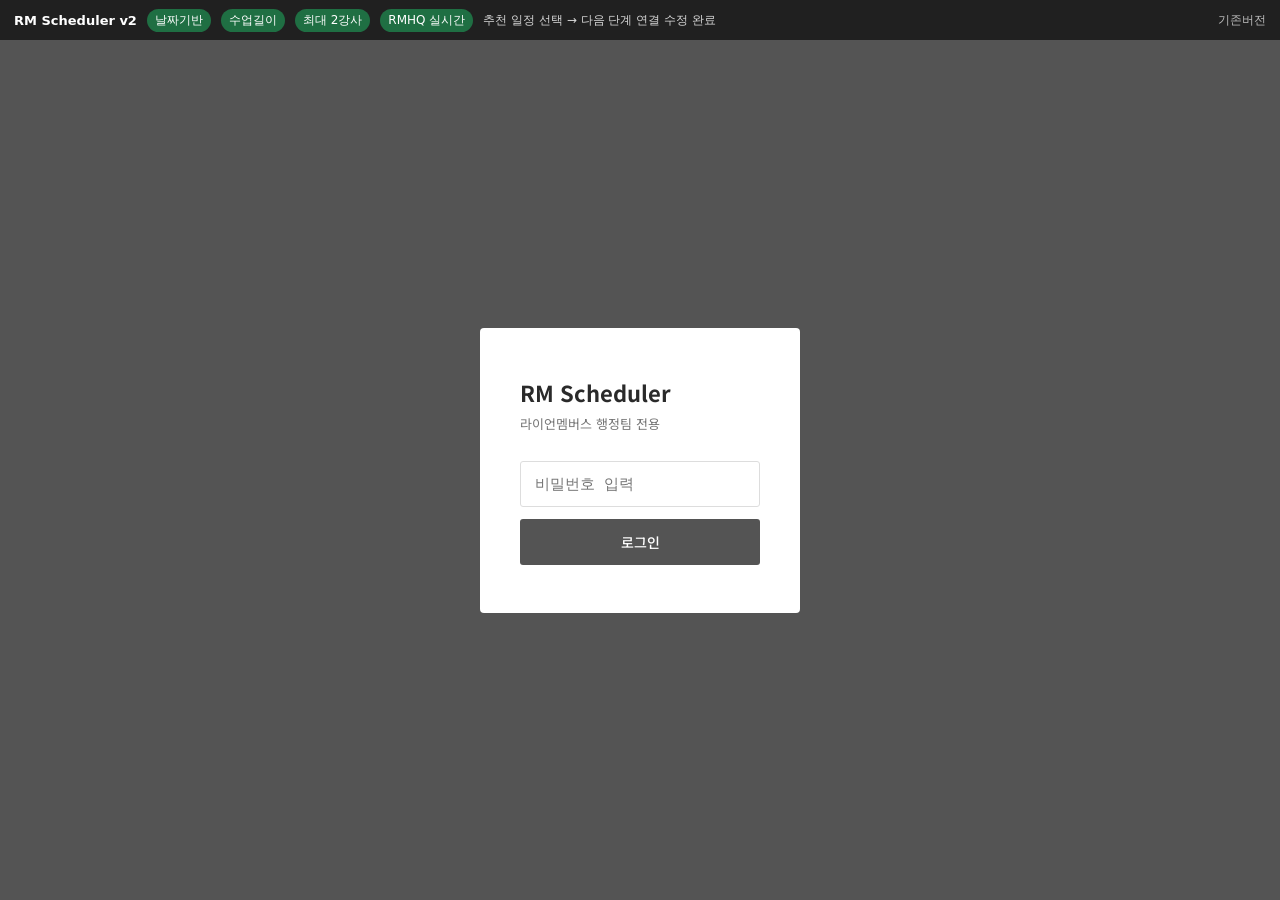
<file: scheduler-v2.html>
<!doctype html>
<html lang="ko">
<head>
<meta charset="utf-8">
<meta name="viewport" content="width=device-width,initial-scale=1">
<meta name="rm-build" content="20260810-21">
<title>RM Scheduler v2</title>
<style>
html,body{margin:0;height:100%;overflow:hidden;background:#f5f4ef;font-family:system-ui,-apple-system,BlinkMacSystemFont,"Noto Sans KR",sans-serif}
#bar{height:40px;display:flex;align-items:center;gap:10px;padding:0 14px;background:#202020;color:#fff;font-size:12px;box-sizing:border-box}
#bar strong{font-size:13px}.chip{padding:3px 8px;border-radius:999px;background:#333;color:#ddd;white-space:nowrap}.chip.ok{background:#1f6f43;color:#fff}.chip.warn{background:#8a5a00;color:#fff}
#status{flex:1;overflow:hidden;text-overflow:ellipsis;white-space:nowrap;color:#d5d5d5}#legacy{color:#bbb;text-decoration:none}
#app{display:block;width:100%;height:calc(100% - 40px);border:0;background:#f5f4ef}
@media(max-width:720px){#bar{gap:5px;padding:0 8px}.optional{display:none}#legacy{display:none}}
</style>
</head>
<body>
<div id="bar"><strong>RM Scheduler v2</strong><span class="chip ok">날짜기반</span><span class="chip ok optional">수업길이</span><span class="chip ok optional">최대 2강사</span><span id="diag" class="chip">점검 중</span><span id="status">안전패치 로딩 중…</span><a id="legacy" href="legacy.html" target="_blank">기존버전</a></div>
<iframe id="app" src="legacy.html?v=legacy-20260810-21"></iframe>
<script>
const f=document.getElementById('app'),d=document.getElementById('diag'),st=document.getElementById('status');
let snapshotFresh=false;
function inject(src){return new Promise((ok,fail)=>{const s=f.contentDocument.createElement('script');s.src=src+'?v=20260810-21';s.onload=ok;s.onerror=()=>fail(new Error(src+' 로드 실패'));f.contentDocument.body.appendChild(s);});}
f.addEventListener('load',async()=>{try{await inject('v2-core.js');await inject('v2-ai.js');await inject('v2-io.js');await inject('v2-snapshot.js');await inject('v2-google.js');await inject('v2-appsscript.js');await inject('v2-calendar.js');await inject('v2-live-refresh.js');await inject('v2-calendar-health.js');await inject('v2-date-guard.js');await inject('v2-workload.js');await inject('v2-sort.js');await inject('v2-shared-state.js');await inject('v2-usability.js');await inject('v2-step-fix.js');st.textContent='패치 로드 완료 · 실시간 Calendar 검증 + 결과정렬 + 온라인 공용설정';}catch(e){d.className='chip warn';d.textContent='패치 실패';st.textContent=e.message;}});
addEventListener('message',e=>{
  if(e.origin!==location.origin||!e.data)return;
  if(e.data.type==='rmv2-ready'){const x=e.data.diag||{};d.className='chip '+(x.ok?'ok':'warn');d.textContent=x.ok?'자가점검 통과':'자가점검 실패';st.textContent=x.ok?'v2 '+x.version+' · 핵심 스케줄 점검 통과':'일부 안전패치 점검 실패';}
  if(e.data.type==='rmv2-snapshot-ready'){const x=e.data.snapshot||{};snapshotFresh=!!x.fresh;}
  if(e.data.type==='rmv2-apps-script-ready'){const x=e.data.appsScript||{};if(x.configured){d.className='chip ok';d.textContent='RMHQ 실시간';st.textContent='새 RMHQ Apps Script 배포 연결됨 · 5명 Calendar 최신조회';}}
  if(e.data.type==='rmv2-google-ready'){const x=e.data.google||{};if(x.connected&&!f.contentWindow.__RMV2_APPS_SCRIPT__?.configured?.()){d.className='chip ok';d.textContent='Google fallback';st.textContent='운영팀 Google Calendar 직접연결 fallback 사용 가능';}}
  if(e.data.type==='rmv2-live-refresh-ready'){const x=e.data.live||{};if(x.appsConfigured){d.className='chip ok';d.textContent='RMHQ 실시간';st.textContent='추천/충돌검사 때 RMHQ Apps Script로 최신조회';}else if(x.googleConnected){d.className='chip ok';d.textContent='Google fallback';st.textContent='Apps Script 미설정 · Google 직접연결로 최신조회';}else{d.className='chip warn';d.textContent='스냅샷 fallback';st.textContent='Apps Script 연결 불가 · 현재는 익명 BUSY 스냅샷 사용';}}
  if(e.data.type==='rmv2-calendar-health-ready')st.textContent='추천 전 5명 Calendar 강제검증 + 조회건수/속도 표시 활성화';
  if(e.data.type==='rmv2-date-guard-ready')st.textContent='실제 첫 수업일 BUSY 충돌검사 활성화';
  if(e.data.type==='rmv2-workload-ready')st.textContent='실제날짜 충돌검사 + 연강 5시간 경고 활성화';
  if(e.data.type==='rmv2-sort-ready')st.textContent='실시간 충돌검사 + 운영팀 결과 재정렬 활성화';
  if(e.data.type==='rmv2-shared-state-ready')st.textContent='온라인 공용 설정 · 5초 fail-fast + 백그라운드 재시도 활성화';
  if(e.data.type==='rmv2-usability-ready')st.textContent='강사 비활성화 + 시간 드래그 선택 + 이름/전화 자동분리 활성화';
  if(e.data.type==='rmv2-step-fix-ready')st.textContent='추천 일정 선택 → 다음 단계 연결 수정 완료';
});
</script>
</body>
</html>
</file>
